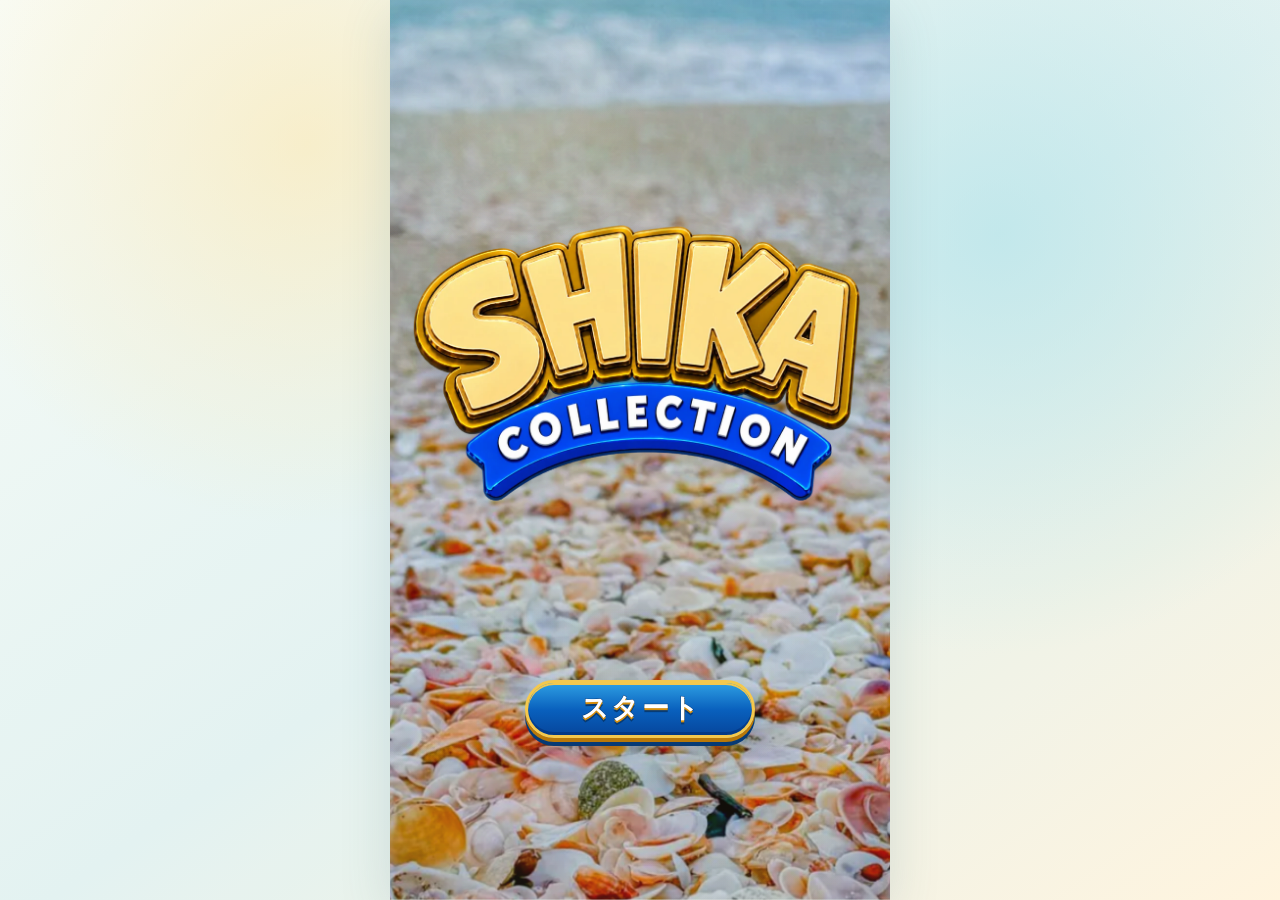
<file: index.html>
<!doctype html>
<html lang="ja">
<head>
<meta charset="utf-8">
<meta name="viewport" content="width=device-width, initial-scale=1, viewport-fit=cover, maximum-scale=1">
<meta name="theme-color" content="#ffffff">
<meta name="color-scheme" content="light">
<meta name="robots" content="noindex">
<title>SHIKA COLLECTION</title>
<meta name="description" content="志賀町の特産品・観光スポット・文化をカードで集めるガチャアプリ">
<link rel="manifest" href="./manifest.webmanifest">
<link rel="icon" href="./assets/pwa/icon-192.png">
<link rel="apple-touch-icon" href="./assets/pwa/icon-192.png">
<meta name="mobile-web-app-capable" content="yes">
<meta name="apple-mobile-web-app-capable" content="yes">
<meta name="apple-mobile-web-app-title" content="しかコレ">
<meta name="apple-mobile-web-app-status-bar-style" content="default">
<link rel="stylesheet" href="./css/app.css">
<link rel="stylesheet" href="./css/animations.css">
<link rel="stylesheet" href="./css/card-art.css">
<link rel="stylesheet" href="./css/card-3d.css">
<!-- 起動演出。既存のカードCSSより後に読む -->
<link rel="stylesheet" href="./css/opening.css">
</head>
<body>

<!-- 起動演出（js/opening.js）。中身は opening.js が組み立てる -->
<div id="boot" class="boot opening opening--loading">
  <div class="opening__viewport" id="bootStage"></div>
  <button class="opening__sound" id="bootSound" type="button" aria-pressed="false" aria-label="起動音をつける" hidden>
    <svg viewBox="0 0 24 24" aria-hidden="true">
      <path d="M5 10v4h3l4 3V7l-4 3H5Z" fill="none" stroke="currentColor" stroke-width="1.6" stroke-linejoin="round"/>
      <path d="M15 9.2a4 4 0 0 1 0 5.6M17.6 6.8a7.3 7.3 0 0 1 0 10.4" fill="none" stroke="currentColor" stroke-width="1.6" stroke-linecap="round"/>
    </svg>
    <span>音なし</span>
  </button>
  <button class="opening__skip" id="bootSkip" type="button" hidden>スキップ</button>
</div>

<noscript><p class="notice">このアプリはJavaScriptが必要です。</p></noscript>

<div id="unsupported" class="fullnote" hidden>
  <h1>ご利用のブラウザでは動作しません</h1>
  <p id="unsupportedReason"></p>
  <p>Android は Chrome、iPhone は Safari、PC は Chrome / Edge の最新版でお試しください。</p>
</div>

<div id="filenote" class="fullnote" hidden>
  <h1>ローカルファイルからは動きません</h1>
  <p>このアプリはカードデータを <code>data/cards.json</code> から読み込むため、
  ファイルを直接開く（file://）方法では動作しません。</p>
  <p>GitHub Pages に置くか、フォルダ内で簡易サーバーを起動してください。</p>
  <pre>python -m http.server 8000</pre>
  <p>起動後 <code>http://localhost:8000/</code> を開いてください。</p>
</div>

<div id="app" class="app" hidden>
  <header class="appbar">
    <button class="appbar__back" id="btnBack" type="button" hidden aria-label="戻る">
      <svg viewBox="0 0 24 24" aria-hidden="true"><path d="M15 4 7 12l8 8" fill="none" stroke="currentColor" stroke-width="2" stroke-linecap="round" stroke-linejoin="round"/></svg>
    </button>
    <h1 class="appbar__title" id="appTitle">SHIKA COLLECTION</h1>
    <div class="appbar__stats">
      <span class="stat stat--coin" id="statCoins" title="SHIKA COIN" aria-label="SHIKA COIN">
        <img class="coinico" src="./assets/icons/coin-sm.png" alt="" decoding="async">
        <b>0</b>
      </span>
      <a class="appbar__gear" href="#/more" id="btnMore" aria-label="設定とその他">
        <svg viewBox="0 0 24 24" aria-hidden="true"><path d="M10.15 2.48 L13.85 2.48 L13.96 5.18 L15.44 5.79 L17.42 3.96 L20.04 6.58 L18.21 8.56 L18.82 10.04 L21.52 10.15 L21.52 13.85 L18.82 13.96 L18.21 15.44 L20.04 17.42 L17.42 20.04 L15.44 18.21 L13.96 18.82 L13.85 21.52 L10.15 21.52 L10.04 18.82 L8.56 18.21 L6.58 20.04 L3.96 17.42 L5.79 15.44 L5.18 13.96 L2.48 13.85 L2.48 10.15 L5.18 10.04 L5.79 8.56 L3.96 6.58 L6.58 3.96 L8.56 5.79 L10.04 5.18 Z" fill="#7c756a" stroke="#2b2722" stroke-width="1.5" stroke-linejoin="round" paint-order="stroke"/><circle cx="12" cy="12" r="3.3" fill="#fdf5e3" stroke="#2b2722" stroke-width="1.5" stroke-linejoin="round" paint-order="stroke"/></svg>
      </a>
  </header>

  <div id="offlineBar" class="offlinebar" hidden>オフラインです。読み込み済みの範囲で遊べます。</div>
  <a id="adminBar" class="adminbar" href="#/admin" hidden>管理モード中（コイン不要でガチャが引けます）・カード点検へ</a>

  <main id="view" class="view" tabindex="-1"></main>

  <nav class="tabbar" id="tabbar">
    <a class="tab" href="#/map" data-tab="map" aria-label="まち巡り">
      <svg viewBox="0 0 80 46" aria-hidden="true"><g transform="translate(28 0)"><path d="M12 21.4S19 14.3 19 9.9A7 7 0 0 0 5 9.9c0 4.4 7 11.5 7 11.5z" fill="#2f6f8f" stroke="#2b2722" stroke-width="1.5" stroke-linejoin="round" stroke-linecap="round" paint-order="stroke"/><circle cx="12" cy="9.8" r="2.7" fill="#fff8ec" stroke="#2b2722" stroke-width="1.5" stroke-linejoin="round" stroke-linecap="round" paint-order="stroke"/></g><g class="tabw" transform="translate(22.05 29)"><g class="tabw__s" transform="translate(0 1.4)"><path d="M1.2 13 V1 L5.8 8.2 L10.4 1 V13" transform="translate(0.0 0)"/><path d="M1 13 L5.2 1 L9.4 13 M2.6 9.2 H7.8" transform="translate(13.2 0)"/><path d="M1.4 13 V1 H5.6 A3.1 3.1 0 0 1 5.6 7.2 H1.4" transform="translate(24.7 0)"/></g><g class="tabw__o"><path d="M1.2 13 V1 L5.8 8.2 L10.4 1 V13" transform="translate(0.0 0)"/><path d="M1 13 L5.2 1 L9.4 13 M2.6 9.2 H7.8" transform="translate(13.2 0)"/><path d="M1.4 13 V1 H5.6 A3.1 3.1 0 0 1 5.6 7.2 H1.4" transform="translate(24.7 0)"/></g><g class="tabw__i"><path d="M1.2 13 V1 L5.8 8.2 L10.4 1 V13" transform="translate(0.0 0)"/><path d="M1 13 L5.2 1 L9.4 13 M2.6 9.2 H7.8" transform="translate(13.2 0)"/><path d="M1.4 13 V1 H5.6 A3.1 3.1 0 0 1 5.6 7.2 H1.4" transform="translate(24.7 0)"/></g></g></svg><span>まち巡り</span>
    </a>
    <a class="tab" href="#/collection" data-tab="collection" aria-label="カード">
      <svg viewBox="0 0 80 46" aria-hidden="true"><g transform="translate(28 0)"><g transform="rotate(-11 9.6 12.6)"><path d="M5.2 6.4h8.6v12.5H5.2z" fill="#e7e2d9" stroke="#2b2722" stroke-width="1.5" stroke-linejoin="round" stroke-linecap="round" paint-order="stroke"/></g><path d="M10.1 4.9h9.1v14.3h-9.1z" fill="#fff8ec" stroke="#2b2722" stroke-width="1.5" stroke-linejoin="round" stroke-linecap="round" paint-order="stroke"/><path d="M11.6 6.4h6.1v4.8h-6.1z" fill="#c2603f" stroke="#2b2722" stroke-width="1.5" stroke-linejoin="round" stroke-linecap="round" paint-order="stroke"/><path d="M11.7 13.4h5.9M11.7 15.9h3.8" fill="none" stroke="#2b2722" stroke-width="1.4" stroke-linecap="round"/></g><g class="tabw" transform="translate(11.25 29)"><g class="tabw__s" transform="translate(0 1.4)"><path d="M8.8 3.5 C7.8 1.9 6.5 1 5 1 2.7 1 1 3.6 1 7 s1.7 6 4 6 c1.5 0 2.8-.9 3.8-2.5" transform="translate(0.0 0)"/><path d="M1 13 L5.2 1 L9.4 13 M2.6 9.2 H7.8" transform="translate(11.5 0)"/><path d="M1.4 13 V1 H5.6 A3.1 3.1 0 0 1 5.6 7.2 H1.4 M5.4 7.2 L9.2 13" transform="translate(23.0 0)"/><path d="M1.4 1 V13 H5 C7.8 13 9.4 10.6 9.4 7 S7.8 1 5 1 Z" transform="translate(34.8 0)"/><path d="M8.8 2.7 C7.8 1.5 6.5 1 5 1 2.8 1 1.3 2.2 1.3 3.9 1.3 7.4 9 6.2 9 9.9 9 11.7 7.4 13 5.2 13 3.6 13 2.3 12.4 1.2 11.2" transform="translate(46.3 0)"/></g><g class="tabw__o"><path d="M8.8 3.5 C7.8 1.9 6.5 1 5 1 2.7 1 1 3.6 1 7 s1.7 6 4 6 c1.5 0 2.8-.9 3.8-2.5" transform="translate(0.0 0)"/><path d="M1 13 L5.2 1 L9.4 13 M2.6 9.2 H7.8" transform="translate(11.5 0)"/><path d="M1.4 13 V1 H5.6 A3.1 3.1 0 0 1 5.6 7.2 H1.4 M5.4 7.2 L9.2 13" transform="translate(23.0 0)"/><path d="M1.4 1 V13 H5 C7.8 13 9.4 10.6 9.4 7 S7.8 1 5 1 Z" transform="translate(34.8 0)"/><path d="M8.8 2.7 C7.8 1.5 6.5 1 5 1 2.8 1 1.3 2.2 1.3 3.9 1.3 7.4 9 6.2 9 9.9 9 11.7 7.4 13 5.2 13 3.6 13 2.3 12.4 1.2 11.2" transform="translate(46.3 0)"/></g><g class="tabw__i"><path d="M8.8 3.5 C7.8 1.9 6.5 1 5 1 2.7 1 1 3.6 1 7 s1.7 6 4 6 c1.5 0 2.8-.9 3.8-2.5" transform="translate(0.0 0)"/><path d="M1 13 L5.2 1 L9.4 13 M2.6 9.2 H7.8" transform="translate(11.5 0)"/><path d="M1.4 13 V1 H5.6 A3.1 3.1 0 0 1 5.6 7.2 H1.4 M5.4 7.2 L9.2 13" transform="translate(23.0 0)"/><path d="M1.4 1 V13 H5 C7.8 13 9.4 10.6 9.4 7 S7.8 1 5 1 Z" transform="translate(34.8 0)"/><path d="M8.8 2.7 C7.8 1.5 6.5 1 5 1 2.8 1 1.3 2.2 1.3 3.9 1.3 7.4 9 6.2 9 9.9 9 11.7 7.4 13 5.2 13 3.6 13 2.3 12.4 1.2 11.2" transform="translate(46.3 0)"/></g></g></svg><span>カード</span>
    </a>
    <a class="tab" href="#/home" data-tab="home" aria-label="ホーム">
      <svg viewBox="0 0 80 46" aria-hidden="true"><g transform="translate(28 0)"><path d="M12 3.2 2.6 11.2h2.2v8.6h14.4v-8.6h2.2z" fill="#c2603f" stroke="#2b2722" stroke-width="1.5" stroke-linejoin="round" stroke-linecap="round" paint-order="stroke"/><path d="M5.6 11.4h12.8v8.4H5.6z" fill="#fff8ec" stroke="#2b2722" stroke-width="1.5" stroke-linejoin="round" stroke-linecap="round" paint-order="stroke"/><path d="M9.9 14.1h4.2v5.7H9.9z" fill="#1f6f5c" stroke="#2b2722" stroke-width="1.5" stroke-linejoin="round" stroke-linecap="round" paint-order="stroke"/></g><g class="tabw" transform="translate(16.35 29)"><g class="tabw__s" transform="translate(0 1.4)"><path d="M1.4 1 V13 M9 1 V13 M1.4 7 H9" transform="translate(0.0 0)"/><path d="M5.2 1 C7.7 1 9.4 3.6 9.4 7 S7.7 13 5.2 13 1 10.4 1 7 2.7 1 5.2 1 Z" transform="translate(11.5 0)"/><path d="M1.2 13 V1 L5.8 8.2 L10.4 1 V13" transform="translate(23.5 0)"/><path d="M8.6 1 H1.4 V13 H8.6 M1.4 7 H7" transform="translate(36.7 0)"/></g><g class="tabw__o"><path d="M1.4 1 V13 M9 1 V13 M1.4 7 H9" transform="translate(0.0 0)"/><path d="M5.2 1 C7.7 1 9.4 3.6 9.4 7 S7.7 13 5.2 13 1 10.4 1 7 2.7 1 5.2 1 Z" transform="translate(11.5 0)"/><path d="M1.2 13 V1 L5.8 8.2 L10.4 1 V13" transform="translate(23.5 0)"/><path d="M8.6 1 H1.4 V13 H8.6 M1.4 7 H7" transform="translate(36.7 0)"/></g><g class="tabw__i"><path d="M1.4 1 V13 M9 1 V13 M1.4 7 H9" transform="translate(0.0 0)"/><path d="M5.2 1 C7.7 1 9.4 3.6 9.4 7 S7.7 13 5.2 13 1 10.4 1 7 2.7 1 5.2 1 Z" transform="translate(11.5 0)"/><path d="M1.2 13 V1 L5.8 8.2 L10.4 1 V13" transform="translate(23.5 0)"/><path d="M8.6 1 H1.4 V13 H8.6 M1.4 7 H7" transform="translate(36.7 0)"/></g></g></svg><span>ホーム</span>
    </a>
    <a class="tab" href="#/missions" data-tab="missions" aria-label="ミッション">
      <svg viewBox="0 0 80 46" aria-hidden="true"><g transform="translate(28 0)"><path d="m12 3.1 2.65 5.4 5.95.87-4.3 4.2 1.01 5.93L12 16.7l-5.31 2.8 1.01-5.93-4.3-4.2 5.95-.87z" fill="#e0a93a" stroke="#2b2722" stroke-width="1.5" stroke-linejoin="round" stroke-linecap="round" paint-order="stroke"/><path d="m9.9 11.9 1.6 1.7 3.1-3.4" fill="none" stroke="#fff8ec" stroke-width="1.7" stroke-linecap="round" stroke-linejoin="round"/></g><g class="tabw" transform="translate(2.9 29)"><g class="tabw__s" transform="translate(0 1.4)"><path d="M1.2 13 V1 L5.8 8.2 L10.4 1 V13" transform="translate(0.0 0)"/><path d="M1.4 1 H5.8 M3.6 1 V13 M1.4 13 H5.8" transform="translate(13.2 0)"/><path d="M8.8 2.7 C7.8 1.5 6.5 1 5 1 2.8 1 1.3 2.2 1.3 3.9 1.3 7.4 9 6.2 9 9.9 9 11.7 7.4 13 5.2 13 3.6 13 2.3 12.4 1.2 11.2" transform="translate(20.6 0)"/><path d="M8.8 2.7 C7.8 1.5 6.5 1 5 1 2.8 1 1.3 2.2 1.3 3.9 1.3 7.4 9 6.2 9 9.9 9 11.7 7.4 13 5.2 13 3.6 13 2.3 12.4 1.2 11.2" transform="translate(31.8 0)"/><path d="M1.4 1 H5.8 M3.6 1 V13 M1.4 13 H5.8" transform="translate(43.0 0)"/><path d="M5.2 1 C7.7 1 9.4 3.6 9.4 7 S7.7 13 5.2 13 1 10.4 1 7 2.7 1 5.2 1 Z" transform="translate(50.4 0)"/><path d="M1.4 13 V1 L9 13 V1" transform="translate(62.4 0)"/></g><g class="tabw__o"><path d="M1.2 13 V1 L5.8 8.2 L10.4 1 V13" transform="translate(0.0 0)"/><path d="M1.4 1 H5.8 M3.6 1 V13 M1.4 13 H5.8" transform="translate(13.2 0)"/><path d="M8.8 2.7 C7.8 1.5 6.5 1 5 1 2.8 1 1.3 2.2 1.3 3.9 1.3 7.4 9 6.2 9 9.9 9 11.7 7.4 13 5.2 13 3.6 13 2.3 12.4 1.2 11.2" transform="translate(20.6 0)"/><path d="M8.8 2.7 C7.8 1.5 6.5 1 5 1 2.8 1 1.3 2.2 1.3 3.9 1.3 7.4 9 6.2 9 9.9 9 11.7 7.4 13 5.2 13 3.6 13 2.3 12.4 1.2 11.2" transform="translate(31.8 0)"/><path d="M1.4 1 H5.8 M3.6 1 V13 M1.4 13 H5.8" transform="translate(43.0 0)"/><path d="M5.2 1 C7.7 1 9.4 3.6 9.4 7 S7.7 13 5.2 13 1 10.4 1 7 2.7 1 5.2 1 Z" transform="translate(50.4 0)"/><path d="M1.4 13 V1 L9 13 V1" transform="translate(62.4 0)"/></g><g class="tabw__i"><path d="M1.2 13 V1 L5.8 8.2 L10.4 1 V13" transform="translate(0.0 0)"/><path d="M1.4 1 H5.8 M3.6 1 V13 M1.4 13 H5.8" transform="translate(13.2 0)"/><path d="M8.8 2.7 C7.8 1.5 6.5 1 5 1 2.8 1 1.3 2.2 1.3 3.9 1.3 7.4 9 6.2 9 9.9 9 11.7 7.4 13 5.2 13 3.6 13 2.3 12.4 1.2 11.2" transform="translate(20.6 0)"/><path d="M8.8 2.7 C7.8 1.5 6.5 1 5 1 2.8 1 1.3 2.2 1.3 3.9 1.3 7.4 9 6.2 9 9.9 9 11.7 7.4 13 5.2 13 3.6 13 2.3 12.4 1.2 11.2" transform="translate(31.8 0)"/><path d="M1.4 1 H5.8 M3.6 1 V13 M1.4 13 H5.8" transform="translate(43.0 0)"/><path d="M5.2 1 C7.7 1 9.4 3.6 9.4 7 S7.7 13 5.2 13 1 10.4 1 7 2.7 1 5.2 1 Z" transform="translate(50.4 0)"/><path d="M1.4 13 V1 L9 13 V1" transform="translate(62.4 0)"/></g></g></svg><span>ミッション</span><b class="tab__badge" id="missionBadge" hidden>0</b>
    </a>
    <a class="tab" href="#/gacha" data-tab="gacha" aria-label="ガチャ">
      <svg viewBox="0 0 80 46" aria-hidden="true"><g transform="translate(28 0)"><path d="M4.9 12.2a7.1 7.1 0 0 1 14.2 0z" fill="#9fd4e6" stroke="#2b2722" stroke-width="1.5" stroke-linejoin="round" stroke-linecap="round" paint-order="stroke"/><circle cx="9.4" cy="9.3" r="1.35" fill="#e0a93a" stroke="#2b2722" stroke-width="1.5" stroke-linejoin="round" stroke-linecap="round" paint-order="stroke"/><circle cx="14.1" cy="10.1" r="1.35" fill="#7a5aa8" stroke="#2b2722" stroke-width="1.5" stroke-linejoin="round" stroke-linecap="round" paint-order="stroke"/><path d="M4.3 12.2h15.4v7.6H4.3z" fill="#c2603f" stroke="#2b2722" stroke-width="1.5" stroke-linejoin="round" stroke-linecap="round" paint-order="stroke"/><circle cx="12" cy="14.9" r="1.45" fill="#fff8ec" stroke="#2b2722" stroke-width="1.5" stroke-linejoin="round" stroke-linecap="round" paint-order="stroke"/><path d="M9.2 17.3h5.6v2.5H9.2z" fill="#3a342c" stroke="#2b2722" stroke-width="1.5" stroke-linejoin="round" stroke-linecap="round" paint-order="stroke"/></g><g class="tabw" transform="translate(11.0 29)"><g class="tabw__s" transform="translate(0 1.4)"><path d="M8.8 3.5 C7.8 1.9 6.5 1 5 1 2.7 1 1 3.6 1 7 s1.7 6 4 6 c2.3 0 4-1.6 4-3.7 V8.3 H5.8" transform="translate(0.0 0)"/><path d="M1 13 L5.2 1 L9.4 13 M2.6 9.2 H7.8" transform="translate(12.0 0)"/><path d="M8.8 3.5 C7.8 1.9 6.5 1 5 1 2.7 1 1 3.6 1 7 s1.7 6 4 6 c1.5 0 2.8-.9 3.8-2.5" transform="translate(23.5 0)"/><path d="M1.4 1 V13 M9 1 V13 M1.4 7 H9" transform="translate(35.0 0)"/><path d="M1 13 L5.2 1 L9.4 13 M2.6 9.2 H7.8" transform="translate(46.5 0)"/></g><g class="tabw__o"><path d="M8.8 3.5 C7.8 1.9 6.5 1 5 1 2.7 1 1 3.6 1 7 s1.7 6 4 6 c2.3 0 4-1.6 4-3.7 V8.3 H5.8" transform="translate(0.0 0)"/><path d="M1 13 L5.2 1 L9.4 13 M2.6 9.2 H7.8" transform="translate(12.0 0)"/><path d="M8.8 3.5 C7.8 1.9 6.5 1 5 1 2.7 1 1 3.6 1 7 s1.7 6 4 6 c1.5 0 2.8-.9 3.8-2.5" transform="translate(23.5 0)"/><path d="M1.4 1 V13 M9 1 V13 M1.4 7 H9" transform="translate(35.0 0)"/><path d="M1 13 L5.2 1 L9.4 13 M2.6 9.2 H7.8" transform="translate(46.5 0)"/></g><g class="tabw__i"><path d="M8.8 3.5 C7.8 1.9 6.5 1 5 1 2.7 1 1 3.6 1 7 s1.7 6 4 6 c2.3 0 4-1.6 4-3.7 V8.3 H5.8" transform="translate(0.0 0)"/><path d="M1 13 L5.2 1 L9.4 13 M2.6 9.2 H7.8" transform="translate(12.0 0)"/><path d="M8.8 3.5 C7.8 1.9 6.5 1 5 1 2.7 1 1 3.6 1 7 s1.7 6 4 6 c1.5 0 2.8-.9 3.8-2.5" transform="translate(23.5 0)"/><path d="M1.4 1 V13 M9 1 V13 M1.4 7 H9" transform="translate(35.0 0)"/><path d="M1 13 L5.2 1 L9.4 13 M2.6 9.2 H7.8" transform="translate(46.5 0)"/></g></g></svg><span>ガチャ</span>
    </a>
  </nav>
</div>

<div id="overlay" class="overlay" hidden></div>
<div id="toast" class="toast" role="status" aria-live="polite" hidden></div>

<script src="./js/app.js" type="module"></script>
</body>
</html>
</file>
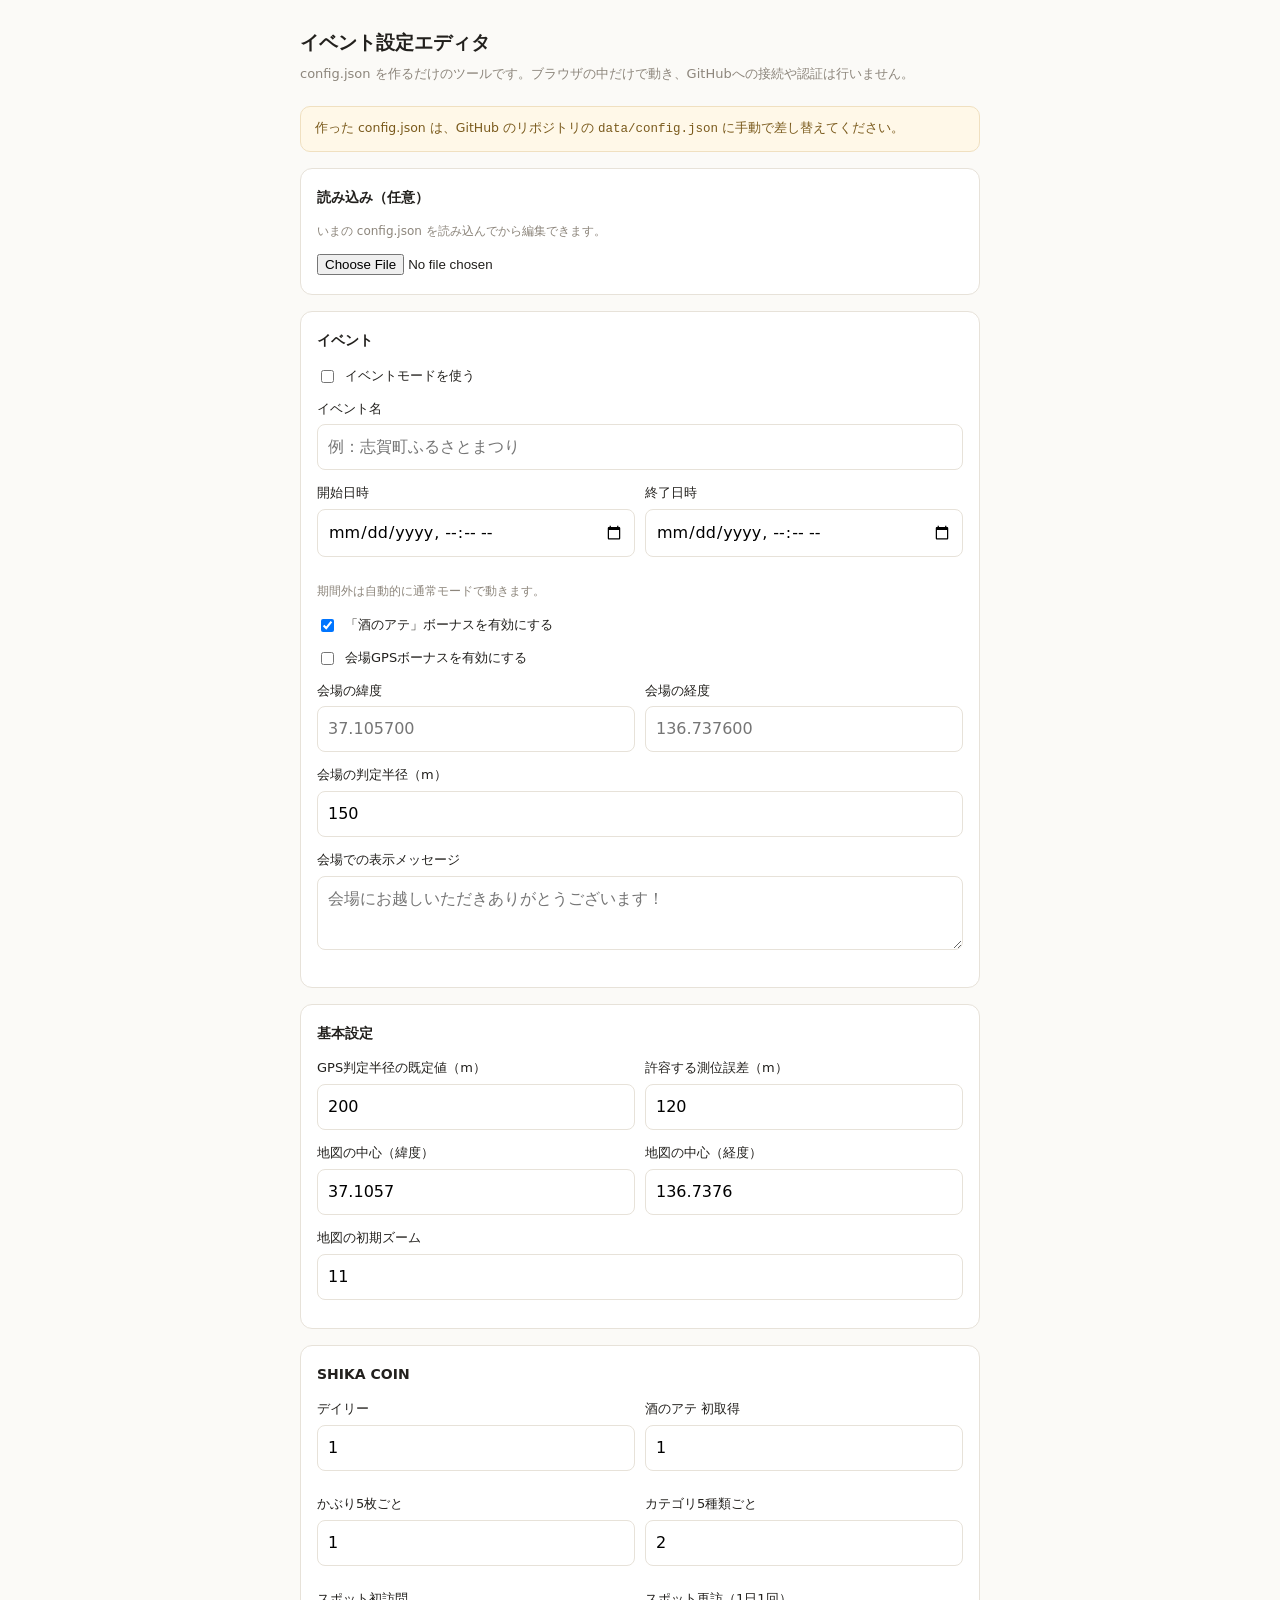
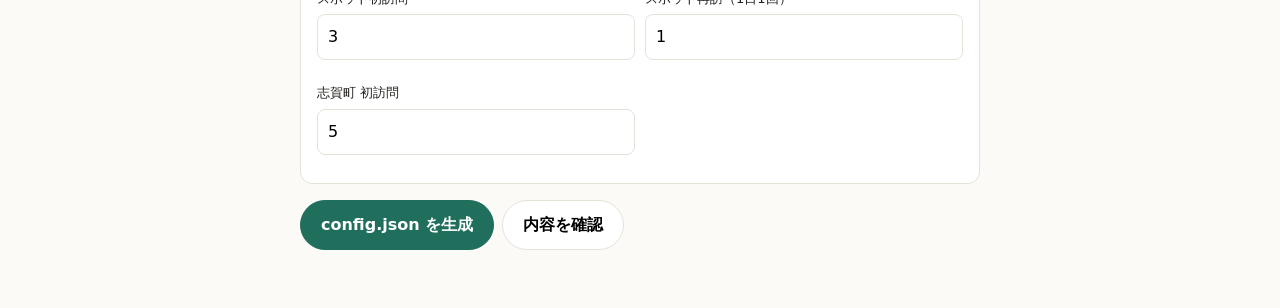
<file: tools/event-config-editor.html>
<!doctype html>
<html lang="ja">
<head>
<meta charset="utf-8">
<meta name="viewport" content="width=device-width, initial-scale=1">
<title>イベント設定エディタ（config.json）</title>
<style>
  :root{ --ink:#22201d; --ink3:#8d867c; --line:#e7e2d9; --accent:#1f6f5c }
  *{box-sizing:border-box}
  body{
    margin:0;padding:26px 18px 60px;background:#fbfaf7;color:var(--ink);line-height:1.75;
    font-family:-apple-system,BlinkMacSystemFont,"Hiragino Sans","Yu Gothic UI","Meiryo",system-ui,sans-serif;
  }
  .wrap{max-width:680px;margin:0 auto}
  h1{font-size:19px;margin:0 0 4px}
  .lead{color:var(--ink3);font-size:13px;margin:0 0 20px}
  .panel{background:#fff;border:1px solid var(--line);border-radius:12px;padding:16px;margin-bottom:16px}
  .panel h2{font-size:14px;margin:0 0 12px}
  .row{margin-bottom:12px}
  label{font-size:13px;display:block;margin-bottom:4px}
  input[type=text],input[type=number],input[type=datetime-local],textarea{
    font:inherit;padding:8px 10px;border:1px solid var(--line);border-radius:8px;background:#fff;width:100%;
  }
  textarea{min-height:70px;resize:vertical}
  .check{display:flex;align-items:center;gap:8px;font-size:13.5px;margin-bottom:10px}
  .cols{display:grid;grid-template-columns:1fr 1fr;gap:10px}
  .btn{
    display:inline-flex;align-items:center;gap:6px;border:1px solid var(--line);background:#fff;
    border-radius:999px;padding:10px 20px;font:inherit;font-weight:600;cursor:pointer;
  }
  .btn--primary{background:var(--accent);border-color:var(--accent);color:#fff}
  pre{background:#f3efe8;padding:12px;border-radius:8px;font-size:11.5px;overflow:auto}
  .note{font-size:12px;color:var(--ink3)}
  .warn{background:#fff8e8;border:1px solid #f0e0c0;border-radius:10px;padding:10px 14px;font-size:12.5px;color:#7a5a1c;margin-bottom:16px}
</style>
</head>
<body>
<div class="wrap">
  <h1>イベント設定エディタ</h1>
  <p class="lead">config.json を作るだけのツールです。ブラウザの中だけで動き、GitHubへの接続や認証は行いません。</p>

  <div class="warn">
    作った config.json は、GitHub のリポジトリの <code>data/config.json</code> に手動で差し替えてください。
  </div>

  <div class="panel">
    <h2>読み込み（任意）</h2>
    <p class="note" style="margin:0 0 8px">いまの config.json を読み込んでから編集できます。</p>
    <input type="file" id="load" accept="application/json,.json">
  </div>

  <div class="panel">
    <h2>イベント</h2>
    <div class="check"><input type="checkbox" id="enabled"><label for="enabled" style="margin:0">イベントモードを使う</label></div>
    <div class="row"><label for="name">イベント名</label><input type="text" id="name" placeholder="例：志賀町ふるさとまつり"></div>
    <div class="cols">
      <div class="row"><label for="startAt">開始日時</label><input type="datetime-local" id="startAt"></div>
      <div class="row"><label for="endAt">終了日時</label><input type="datetime-local" id="endAt"></div>
    </div>
    <p class="note">期間外は自動的に通常モードで動きます。</p>
    <div class="check"><input type="checkbox" id="sakeSnackBonus" checked><label for="sakeSnackBonus" style="margin:0">「酒のアテ」ボーナスを有効にする</label></div>
    <div class="check"><input type="checkbox" id="venueBonus"><label for="venueBonus" style="margin:0">会場GPSボーナスを有効にする</label></div>
    <div class="cols">
      <div class="row"><label for="lat">会場の緯度</label><input type="number" id="lat" step="0.000001" placeholder="37.105700"></div>
      <div class="row"><label for="lng">会場の経度</label><input type="number" id="lng" step="0.000001" placeholder="136.737600"></div>
    </div>
    <div class="row"><label for="radius">会場の判定半径（m）</label><input type="number" id="radius" value="150" min="50" max="1000"></div>
    <div class="row"><label for="message">会場での表示メッセージ</label><textarea id="message" placeholder="会場にお越しいただきありがとうございます！"></textarea></div>
  </div>

  <div class="panel">
    <h2>基本設定</h2>
    <div class="cols">
      <div class="row"><label for="defaultRadius">GPS判定半径の既定値（m）</label><input type="number" id="defaultRadius" value="200"></div>
      <div class="row"><label for="gpsAccuracyLimit">許容する測位誤差（m）</label><input type="number" id="gpsAccuracyLimit" value="120"></div>
    </div>
    <div class="cols">
      <div class="row"><label for="mapLat">地図の中心（緯度）</label><input type="number" id="mapLat" step="0.0001" value="37.1057"></div>
      <div class="row"><label for="mapLng">地図の中心（経度）</label><input type="number" id="mapLng" step="0.0001" value="136.7376"></div>
    </div>
    <div class="row"><label for="mapZoom">地図の初期ズーム</label><input type="number" id="mapZoom" value="11" min="8" max="17"></div>
  </div>

  <div class="panel">
    <h2>SHIKA COIN</h2>
    <div class="cols">
      <div class="row"><label for="c_daily">デイリー</label><input type="number" id="c_daily" value="1"></div>
      <div class="row"><label for="c_sake">酒のアテ 初取得</label><input type="number" id="c_sake" value="1"></div>
      <div class="row"><label for="c_dup">かぶり5枚ごと</label><input type="number" id="c_dup" value="1"></div>
      <div class="row"><label for="c_cat">カテゴリ5種類ごと</label><input type="number" id="c_cat" value="2"></div>
      <div class="row"><label for="c_first">スポット初訪問</label><input type="number" id="c_first" value="3"></div>
      <div class="row"><label for="c_re">スポット再訪（1日1回）</label><input type="number" id="c_re" value="1"></div>
      <div class="row"><label for="c_town">志賀町 初訪問</label><input type="number" id="c_town" value="5"></div>
    </div>
  </div>

  <div style="display:flex;gap:8px;flex-wrap:wrap">
    <button class="btn btn--primary" id="save">config.json を生成</button>
    <button class="btn" id="show">内容を確認</button>
  </div>
  <pre id="out" hidden></pre>
</div>

<script>
const $ = (id) => document.getElementById(id);

function toISO(v) {
  if (!v) return '';
  const d = new Date(v);
  return isNaN(d) ? '' : d.toISOString();
}
function fromISO(v) {
  if (!v) return '';
  const d = new Date(v);
  if (isNaN(d)) return '';
  const p = (n) => String(n).padStart(2, '0');
  return `${d.getFullYear()}-${p(d.getMonth()+1)}-${p(d.getDate())}T${p(d.getHours())}:${p(d.getMinutes())}`;
}
function num(id, fallback) {
  const v = Number($(id).value);
  return isFinite(v) && $(id).value !== '' ? v : fallback;
}

function build() {
  const evOn = $('enabled').checked;
  return {
    townName: '志賀町',
    gpsAccuracyLimit: num('gpsAccuracyLimit', 120),
    defaultRadius: num('defaultRadius', 200),
    mapCenter: { lat: num('mapLat', 37.1057), lng: num('mapLng', 136.7376) },
    mapZoom: num('mapZoom', 11),
    coin: {
      daily: num('c_daily', 1),
      sakeSnack: num('c_sake', 1),
      duplicatePer5: num('c_dup', 1),
      categoryPer5: num('c_cat', 2),
      spotFirst: num('c_first', 3),
      spotRevisit: num('c_re', 1),
      townFirst: num('c_town', 5),
    },
    event: {
      enabled: evOn,
      name: $('name').value.trim(),
      startAt: toISO($('startAt').value),
      endAt: toISO($('endAt').value),
      sakeSnackBonus: $('sakeSnackBonus').checked,
      venueBonus: $('venueBonus').checked,
      lat: $('lat').value === '' ? null : Number($('lat').value),
      lng: $('lng').value === '' ? null : Number($('lng').value),
      radius: num('radius', 150),
      message: $('message').value.trim(),
    },
  };
}

$('save').addEventListener('click', () => {
  const cfg = build();
  if (cfg.event.enabled && cfg.event.venueBonus && (cfg.event.lat === null || cfg.event.lng === null)) {
    alert('会場GPSボーナスを使うには、会場の緯度・経度が必要です。');
    return;
  }
  if (cfg.event.enabled && cfg.event.startAt && cfg.event.endAt && cfg.event.startAt > cfg.event.endAt) {
    alert('終了日時が開始日時より前になっています。');
    return;
  }
  const blob = new Blob([JSON.stringify(cfg, null, 2)], { type: 'application/json' });
  const a = document.createElement('a');
  a.href = URL.createObjectURL(blob);
  a.download = 'config.json';
  a.click();
  setTimeout(() => URL.revokeObjectURL(a.href), 3000);
});

$('show').addEventListener('click', () => {
  const out = $('out');
  out.hidden = !out.hidden;
  if (!out.hidden) out.textContent = JSON.stringify(build(), null, 2);
});

$('load').addEventListener('change', async () => {
  const f = $('load').files[0];
  if (!f) return;
  try {
    const c = JSON.parse(await f.text());
    const ev = c.event || {};
    $('enabled').checked = !!ev.enabled;
    $('name').value = ev.name || '';
    $('startAt').value = fromISO(ev.startAt);
    $('endAt').value = fromISO(ev.endAt);
    $('sakeSnackBonus').checked = ev.sakeSnackBonus !== false;
    $('venueBonus').checked = !!ev.venueBonus;
    $('lat').value = ev.lat ?? '';
    $('lng').value = ev.lng ?? '';
    $('radius').value = ev.radius ?? 150;
    $('message').value = ev.message || '';
    $('defaultRadius').value = c.defaultRadius ?? 200;
    $('gpsAccuracyLimit').value = c.gpsAccuracyLimit ?? 120;
    $('mapLat').value = (c.mapCenter && c.mapCenter.lat) ?? 37.1057;
    $('mapLng').value = (c.mapCenter && c.mapCenter.lng) ?? 136.7376;
    $('mapZoom').value = c.mapZoom ?? 11;
    const co = c.coin || {};
    $('c_daily').value = co.daily ?? 1;
    $('c_sake').value = co.sakeSnack ?? 1;
    $('c_dup').value = co.duplicatePer5 ?? 1;
    $('c_cat').value = co.categoryPer5 ?? 2;
    $('c_first').value = co.spotFirst ?? 3;
    $('c_re').value = co.spotRevisit ?? 1;
    $('c_town').value = co.townFirst ?? 5;
  } catch (e) {
    alert('読み込めませんでした: ' + e.message);
  }
});
</script>
</body>
</html>
</file>
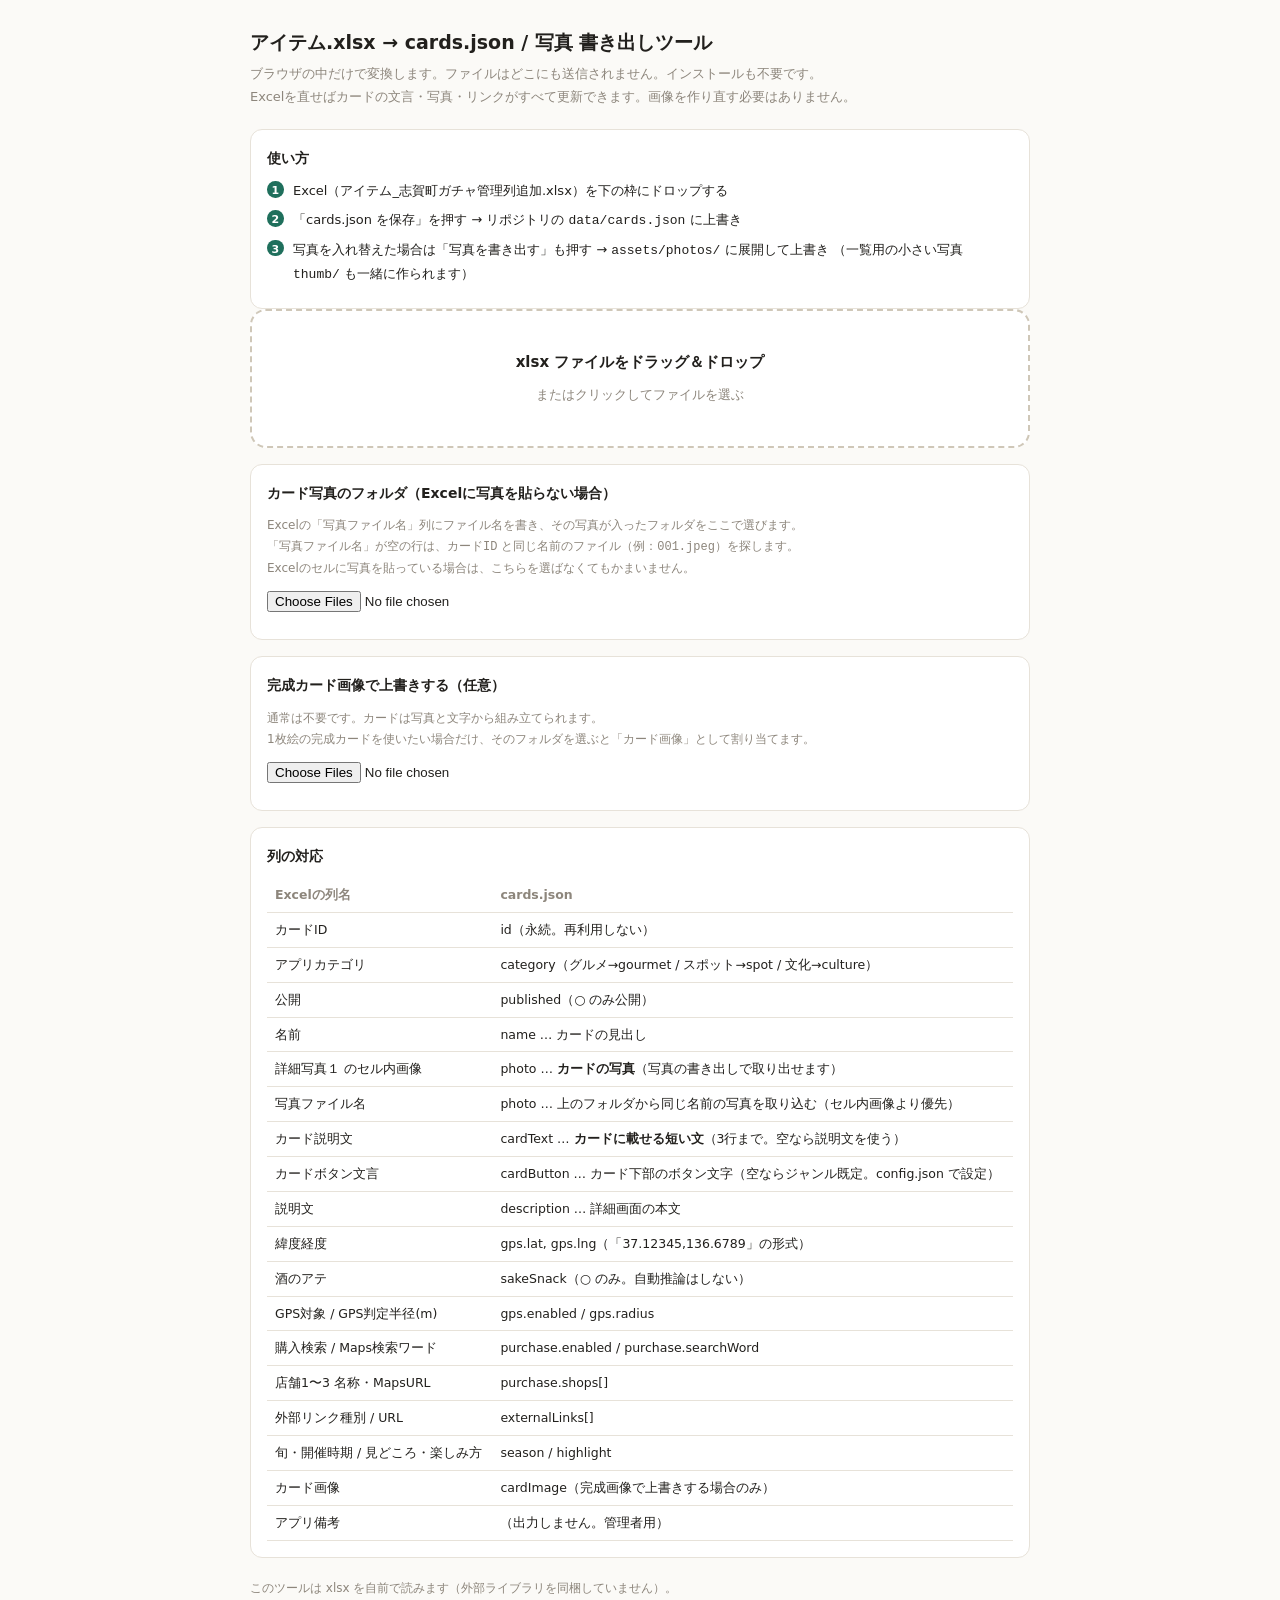
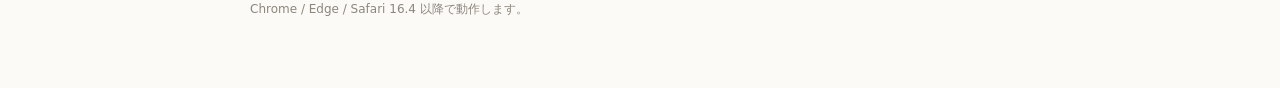
<file: tools/excel-to-json.html>
<!doctype html>
<html lang="ja">
<head>
<meta charset="utf-8">
<meta name="viewport" content="width=device-width, initial-scale=1">
<title>アイテム.xlsx → cards.json / 写真 書き出しツール</title>
<style>
  :root{ --ink:#22201d; --ink3:#8d867c; --line:#e7e2d9; --accent:#1f6f5c; --danger:#b3402f; --warn:#8a5a12 }
  *{box-sizing:border-box}
  body{
    margin:0;padding:26px 18px 60px;background:#fbfaf7;color:var(--ink);line-height:1.75;
    font-family:-apple-system,BlinkMacSystemFont,"Hiragino Sans","Yu Gothic UI","Meiryo",system-ui,sans-serif;
  }
  .wrap{max-width:780px;margin:0 auto}
  h1{font-size:19px;margin:0 0 4px}
  .lead{color:var(--ink3);font-size:13px;margin:0 0 20px}
  .drop{
    border:2px dashed #cfc7b8;border-radius:16px;padding:38px 20px;text-align:center;background:#fff;
    cursor:pointer;transition:border-color .15s ease,background .15s ease;
  }
  .drop.is-over{border-color:var(--accent);background:#f2f8f6}
  .drop b{display:block;font-size:15px;margin-bottom:4px}
  .drop span{font-size:12.5px;color:var(--ink3)}
  .panel{background:#fff;border:1px solid var(--line);border-radius:12px;padding:16px;margin-top:16px}
  .panel h2{font-size:14px;margin:0 0 10px}
  label{font-size:13px;display:block;margin-bottom:6px}
  select,input[type=text]{
    font:inherit;padding:8px 10px;border:1px solid var(--line);border-radius:8px;background:#fff;width:100%;
  }
  .btn{
    display:inline-flex;align-items:center;gap:6px;border:1px solid var(--line);background:#fff;
    border-radius:999px;padding:10px 20px;font:inherit;font-weight:600;cursor:pointer;
  }
  .btn--primary{background:var(--accent);border-color:var(--accent);color:#fff}
  .btn[disabled]{opacity:.45;pointer-events:none}
  table{border-collapse:collapse;width:100%;font-size:12.5px;margin-top:8px}
  th,td{border-bottom:1px solid var(--line);padding:6px 8px;text-align:left;vertical-align:top}
  th{color:var(--ink3);font-weight:600;white-space:nowrap}
  .stat{display:flex;gap:18px;flex-wrap:wrap;font-size:13px;margin-bottom:8px}
  .stat b{font-size:16px}
  ul.msgs{margin:0;padding-left:1.2em;font-size:12.5px}
  ul.msgs li{margin-bottom:3px}
  .err{color:var(--danger)}
  .warn{color:var(--warn)}
  .ok{color:var(--accent)}
  pre{background:#f3efe8;padding:10px;border-radius:8px;font-size:11.5px;overflow:auto;max-height:220px}
  .note{font-size:12px;color:var(--ink3)}
  .steps{counter-reset:s;padding-left:0;list-style:none;margin:0}
  .steps li{counter-increment:s;position:relative;padding-left:2em;margin-bottom:6px;font-size:13px}
  .steps li::before{
    content:counter(s);position:absolute;left:0;top:.1em;width:1.5em;height:1.5em;border-radius:50%;
    background:var(--accent);color:#fff;font-size:11px;display:grid;place-items:center;font-weight:700;
  }
</style>
</head>
<body>
<div class="wrap">
  <h1>アイテム.xlsx → cards.json / 写真 書き出しツール</h1>
  <p class="lead">
    ブラウザの中だけで変換します。ファイルはどこにも送信されません。インストールも不要です。<br>
    Excelを直せばカードの文言・写真・リンクがすべて更新できます。画像を作り直す必要はありません。
  </p>

  <div class="panel">
    <h2>使い方</h2>
    <ol class="steps">
      <li>Excel（アイテム_志賀町ガチャ管理列追加.xlsx）を下の枠にドロップする</li>
      <li>「cards.json を保存」を押す → リポジトリの <code>data/cards.json</code> に上書き</li>
      <li>写真を入れ替えた場合は「写真を書き出す」も押す → <code>assets/photos/</code> に展開して上書き
          （一覧用の小さい写真 <code>thumb/</code> も一緒に作られます）</li>
    </ol>
  </div>

  <div class="drop" id="drop">
    <b>xlsx ファイルをドラッグ＆ドロップ</b>
    <span>またはクリックしてファイルを選ぶ</span>
    <input type="file" id="file" accept=".xlsx" hidden>
  </div>

  <div class="panel" id="sheetPanel" hidden>
    <h2>シートを選ぶ</h2>
    <select id="sheet"></select>
    <p class="note" style="margin:8px 0 0">「カードID」の見出しがある行を自動で探します。</p>
  </div>

  <div class="panel" id="resultPanel" hidden>
    <h2>変換結果</h2>
    <div class="stat" id="stat"></div>
    <div id="messages"></div>
    <div style="margin-top:14px;display:flex;gap:8px;flex-wrap:wrap">
      <button class="btn btn--primary" id="save">cards.json を保存</button>
      <button class="btn" id="savePhotos">写真を書き出す（photos.zip）</button>
      <button class="btn" id="preview">中身を確認</button>
    </div>
    <pre id="previewBox" hidden></pre>
    <p class="note" style="margin-top:12px">
      photos.zip を展開して <code>assets/photos/</code> に入れてください。ファイル名はカードIDになります。<br>
      中の <code>thumb/</code> フォルダは一覧表示用の小さい写真、<code>web/</code> フォルダは表示用の軽い写真です。これも一緒に入れてください
      （無くても動きますが、カード一覧が重くなります）。
    </p>
  </div>

  <div class="panel">
    <h2>カード写真のフォルダ（Excelに写真を貼らない場合）</h2>
    <p class="note" style="margin:0 0 8px">
      Excelの「写真ファイル名」列にファイル名を書き、その写真が入ったフォルダをここで選びます。<br>
      「写真ファイル名」が空の行は、<code>カードID</code> と同じ名前のファイル（例：<code>001.jpeg</code>）を探します。<br>
      Excelのセルに写真を貼っている場合は、こちらを選ばなくてもかまいません。
    </p>
    <input type="file" id="photodir" webkitdirectory directory multiple>
    <p class="note" id="photoStat" style="margin:8px 0 0"></p>
  </div>

  <div class="panel">
    <h2>完成カード画像で上書きする（任意）</h2>
    <p class="note" style="margin:0 0 8px">
      通常は不要です。カードは写真と文字から組み立てられます。<br>
      1枚絵の完成カードを使いたい場合だけ、そのフォルダを選ぶと「カード画像」として割り当てます。
    </p>
    <input type="file" id="imgdir" webkitdirectory directory multiple>
    <p class="note" id="imgStat" style="margin:8px 0 0"></p>
  </div>

  <div class="panel">
    <h2>列の対応</h2>
    <table>
      <tr><th>Excelの列名</th><th>cards.json</th></tr>
      <tr><td>カードID</td><td>id（永続。再利用しない）</td></tr>
      <tr><td>アプリカテゴリ</td><td>category（グルメ→gourmet / スポット→spot / 文化→culture）</td></tr>
      <tr><td>公開</td><td>published（○ のみ公開）</td></tr>
      <tr><td>名前</td><td>name … カードの見出し</td></tr>
      <tr><td>詳細写真１ のセル内画像</td><td>photo … <b>カードの写真</b>（写真の書き出しで取り出せます）</td></tr>
      <tr><td>写真ファイル名</td><td>photo … 上のフォルダから同じ名前の写真を取り込む（セル内画像より優先）</td></tr>
      <tr><td>カード説明文</td><td>cardText … <b>カードに載せる短い文</b>（3行まで。空なら説明文を使う）</td></tr>
      <tr><td>カードボタン文言</td><td>cardButton … カード下部のボタン文字（空ならジャンル既定。config.json で設定）</td></tr>
      <tr><td>説明文</td><td>description … 詳細画面の本文</td></tr>
      <tr><td>緯度経度</td><td>gps.lat, gps.lng（「37.12345,136.6789」の形式）</td></tr>
      <tr><td>酒のアテ</td><td>sakeSnack（○ のみ。自動推論はしない）</td></tr>
      <tr><td>GPS対象 / GPS判定半径(m)</td><td>gps.enabled / gps.radius</td></tr>
      <tr><td>購入検索 / Maps検索ワード</td><td>purchase.enabled / purchase.searchWord</td></tr>
      <tr><td>店舗1〜3 名称・MapsURL</td><td>purchase.shops[]</td></tr>
      <tr><td>外部リンク種別 / URL</td><td>externalLinks[]</td></tr>
      <tr><td>旬・開催時期 / 見どころ・楽しみ方</td><td>season / highlight</td></tr>
      <tr><td>カード画像</td><td>cardImage（完成画像で上書きする場合のみ）</td></tr>
      <tr><td>アプリ備考</td><td>（出力しません。管理者用）</td></tr>
    </table>
  </div>

  <p class="note" style="margin-top:20px">
    このツールは xlsx を自前で読みます（外部ライブラリを同梱していません）。<br>
    Chrome / Edge / Safari 16.4 以降で動作します。
  </p>
</div>

<script>
const CAT = { 'グルメ':'gourmet', 'スポット':'spot', '文化':'culture' };
const NS_MAIN = 'http://schemas.openxmlformats.org/spreadsheetml/2006/main';
const NS_REL  = 'http://schemas.openxmlformats.org/officeDocument/2006/relationships';
const NS_RD   = 'http://schemas.microsoft.com/office/spreadsheetml/2017/richdata';

let book = null;      // { zip, sheets, strings, richImages }
let output = null;    // 変換後の cards.json
let photos = [];      // [{ name, data:Uint8Array }]
const cardImageFiles = new Map();   // 完成カード画像（任意）
const photoFiles = new Map();       // カード写真のフォルダ（小文字のファイル名 -> File）

/* ========== ZIP 読み取り（deflate-raw は標準APIで展開） ========== */
async function readZip(buf) {
  const dv = new DataView(buf);
  const u8 = new Uint8Array(buf);
  let eocd = -1;
  for (let i = buf.byteLength - 22; i >= Math.max(0, buf.byteLength - 66000); i--) {
    if (dv.getUint32(i, true) === 0x06054b50) { eocd = i; break; }
  }
  if (eocd < 0) throw new Error('xlsx ファイルとして読み取れませんでした。');
  const count = dv.getUint16(eocd + 10, true);
  let off = dv.getUint32(eocd + 16, true);

  const entries = new Map();
  for (let n = 0; n < count; n++) {
    if (dv.getUint32(off, true) !== 0x02014b50) break;
    const method = dv.getUint16(off + 10, true);
    const csize = dv.getUint32(off + 20, true);
    const nameLen = dv.getUint16(off + 28, true);
    const extraLen = dv.getUint16(off + 30, true);
    const cmtLen = dv.getUint16(off + 32, true);
    const local = dv.getUint32(off + 42, true);
    const name = new TextDecoder().decode(u8.subarray(off + 46, off + 46 + nameLen));
    entries.set(name, { method, csize, local });
    off += 46 + nameLen + extraLen + cmtLen;
  }

  const zip = new Map();
  for (const [name, e] of entries) {
    const lnLen = dv.getUint16(e.local + 26, true);
    const leLen = dv.getUint16(e.local + 28, true);
    const start = e.local + 30 + lnLen + leLen;
    zip.set(name, { bytes: u8.subarray(start, start + e.csize), method: e.method });
  }
  return zip;
}

async function readBytes(zip, name) {
  const e = zip.get(name);
  if (!e) return null;
  if (e.method === 0) return e.bytes;
  if (e.method !== 8) throw new Error('未対応の圧縮形式が含まれています。');
  if (!('DecompressionStream' in window)) throw new Error('このブラウザでは展開できません。Chrome / Edge をお使いください。');
  const ds = new DecompressionStream('deflate-raw');
  const stream = new Blob([e.bytes]).stream().pipeThrough(ds);
  return new Uint8Array(await new Response(stream).arrayBuffer());
}
async function readText(zip, name) {
  const b = await readBytes(zip, name);
  return b ? new TextDecoder('utf-8').decode(b) : null;
}
function xml(text) {
  const doc = new DOMParser().parseFromString(text, 'application/xml');
  if (doc.querySelector('parsererror')) throw new Error('ファイルの中身を読み取れませんでした。');
  return doc;
}

/* ========== ZIP 書き出し（無圧縮。写真は既に圧縮済みなので十分） ========== */
const CRC_TABLE = (() => {
  const t = new Uint32Array(256);
  for (let n = 0; n < 256; n++) {
    let c = n;
    for (let k = 0; k < 8; k++) c = c & 1 ? 0xedb88320 ^ (c >>> 1) : c >>> 1;
    t[n] = c >>> 0;
  }
  return t;
})();
function crc32(buf) {
  let c = 0xffffffff;
  for (let i = 0; i < buf.length; i++) c = CRC_TABLE[(c ^ buf[i]) & 0xff] ^ (c >>> 8);
  return (c ^ 0xffffffff) >>> 0;
}
function makeZip(files) {
  const enc = new TextEncoder();
  const now = new Date();
  const dosTime = ((now.getHours() << 11) | (now.getMinutes() << 5) | (now.getSeconds() / 2)) & 0xffff;
  const dosDate = (((now.getFullYear() - 1980) << 9) | ((now.getMonth() + 1) << 5) | now.getDate()) & 0xffff;
  const chunks = [];
  const central = [];
  let offset = 0;
  for (const f of files) {
    const nameBytes = enc.encode(f.name);
    const crc = crc32(f.data);
    const local = new Uint8Array(30 + nameBytes.length);
    const dv = new DataView(local.buffer);
    dv.setUint32(0, 0x04034b50, true);
    dv.setUint16(4, 20, true); dv.setUint16(6, 0, true); dv.setUint16(8, 0, true);
    dv.setUint16(10, dosTime, true); dv.setUint16(12, dosDate, true);
    dv.setUint32(14, crc, true);
    dv.setUint32(18, f.data.length, true); dv.setUint32(22, f.data.length, true);
    dv.setUint16(26, nameBytes.length, true); dv.setUint16(28, 0, true);
    local.set(nameBytes, 30);
    chunks.push(local, f.data);

    const cen = new Uint8Array(46 + nameBytes.length);
    const cv = new DataView(cen.buffer);
    cv.setUint32(0, 0x02014b50, true);
    cv.setUint16(4, 20, true); cv.setUint16(6, 20, true);
    cv.setUint16(8, 0, true); cv.setUint16(10, 0, true);
    cv.setUint16(12, dosTime, true); cv.setUint16(14, dosDate, true);
    cv.setUint32(16, crc, true);
    cv.setUint32(20, f.data.length, true); cv.setUint32(24, f.data.length, true);
    cv.setUint16(28, nameBytes.length, true);
    cv.setUint32(42, offset, true);
    cen.set(nameBytes, 46);
    central.push(cen);
    offset += local.length + f.data.length;
  }
  const centralSize = central.reduce((a, c) => a + c.length, 0);
  const end = new Uint8Array(22);
  const ev = new DataView(end.buffer);
  ev.setUint32(0, 0x06054b50, true);
  ev.setUint16(8, files.length, true); ev.setUint16(10, files.length, true);
  ev.setUint32(12, centralSize, true); ev.setUint32(16, offset, true);
  return new Blob([...chunks, ...central, end], { type: 'application/zip' });
}

/* ========== ブック読み込み ========== */
async function openWorkbook(file) {
  const zip = await readZip(await file.arrayBuffer());
  const wbText = await readText(zip, 'xl/workbook.xml');
  if (!wbText) throw new Error('xlsx ファイルではないようです。');
  const relText = await readText(zip, 'xl/_rels/workbook.xml.rels');
  const rels = {};
  for (const r of xml(relText).getElementsByTagName('Relationship')) {
    rels[r.getAttribute('Id')] = r.getAttribute('Target');
  }
  const sheets = [];
  for (const s of xml(wbText).getElementsByTagNameNS(NS_MAIN, 'sheet')) {
    const rid = s.getAttributeNS(NS_REL, 'id') || s.getAttribute('r:id');
    let target = rels[rid] || '';
    target = target.replace(/^\/?xl\//, '').replace(/^\//, '');
    sheets.push({ name: s.getAttribute('name'), path: 'xl/' + target });
  }

  // 共有文字列（ふりがな rPh は本文に含めない）
  const strings = [];
  const ssText = await readText(zip, 'xl/sharedStrings.xml');
  if (ssText) {
    for (const si of xml(ssText).getElementsByTagNameNS(NS_MAIN, 'si')) {
      let s = '';
      for (const ch of si.children) {
        if (ch.localName === 't') s += ch.textContent;
        else if (ch.localName === 'r') {
          for (const t of ch.children) if (t.localName === 't') s += t.textContent;
        }
      }
      strings.push(s);
    }
  }
  const richImages = await readRichImages(zip);
  return { zip, sheets, strings, richImages };
}

/**
 * セル内画像（リッチバリュー）の対応表を作る。
 * セルの vm 属性 → metadata → rdrichvalue → richValueRel → xl/media/xxx
 */
async function readRichImages(zip) {
  const map = new Map();   // vm(1始まり) -> media パス
  const mdText = await readText(zip, 'xl/metadata.xml');
  const rvText = await readText(zip, 'xl/richData/rdrichvalue.xml');
  const relText = await readText(zip, 'xl/richData/richValueRel.xml');
  const relRels = await readText(zip, 'xl/richData/_rels/richValueRel.xml.rels');
  if (!mdText || !rvText || !relText || !relRels) return map;

  const md = xml(mdText);
  const future = [];
  for (const fm of md.getElementsByTagNameNS(NS_MAIN, 'futureMetadata')) {
    for (const bk of fm.getElementsByTagNameNS(NS_MAIN, 'bk')) {
      const rvb = bk.getElementsByTagNameNS(NS_RD, 'rvb')[0];
      if (rvb) future.push(Number(rvb.getAttribute('i')));
    }
  }
  const vmList = [];
  for (const vmd of md.getElementsByTagNameNS(NS_MAIN, 'valueMetadata')) {
    for (const bk of vmd.getElementsByTagNameNS(NS_MAIN, 'bk')) {
      const rc = bk.getElementsByTagNameNS(NS_MAIN, 'rc')[0];
      if (rc) vmList.push(future[Number(rc.getAttribute('v'))]);
    }
  }
  const rv = [];
  for (const r of xml(rvText).getElementsByTagNameNS(NS_RD, 'rv')) {
    const v = r.getElementsByTagNameNS(NS_RD, 'v')[0];
    rv.push(v ? Number(v.textContent) : -1);
  }
  const relIds = [...xml(relText).documentElement.children].map(
    (e) => e.getAttributeNS(NS_REL, 'id') || e.getAttribute('r:id'));
  const targets = {};
  for (const r of xml(relRels).getElementsByTagName('Relationship')) {
    targets[r.getAttribute('Id')] = r.getAttribute('Target');
  }
  for (let i = 0; i < vmList.length; i++) {
    const relIdx = rv[vmList[i]];
    const target = targets[relIds[relIdx]];
    if (target) map.set(i + 1, 'xl/' + target.replace('../', ''));
  }
  return map;
}

function colNum(ref) {
  const m = /^([A-Z]+)/.exec(ref);
  let n = 0;
  for (const ch of m ? m[1] : '') n = n * 26 + (ch.charCodeAt(0) - 64);
  return n;
}

async function readSheet(bk, path) {
  const text = await readText(bk.zip, path);
  const doc = xml(text);
  const rows = [];
  for (const row of doc.getElementsByTagNameNS(NS_MAIN, 'row')) {
    const cells = {}, vms = {};
    for (const c of row.getElementsByTagNameNS(NS_MAIN, 'c')) {
      const col = colNum(c.getAttribute('r'));
      const vm = c.getAttribute('vm');
      if (vm) vms[col] = Number(vm);
      const t = c.getAttribute('t');
      if (t === 'e') continue;                    // #VALUE! などのエラー値は無視
      let v = '';
      if (t === 'inlineStr') {
        for (const n of c.getElementsByTagNameNS(NS_MAIN, 't')) v += n.textContent;
      } else {
        const vn = c.getElementsByTagNameNS(NS_MAIN, 'v')[0];
        if (!vn) continue;
        if (t === 's') v = bk.strings[Number(vn.textContent)] ?? '';
        else if (t === 'b') v = vn.textContent === '1' ? 'TRUE' : 'FALSE';
        else v = vn.textContent;
      }
      v = String(v).trim();
      if (v) cells[col] = v;
    }
    rows.push({ cells, vms });
  }
  return rows;
}

/* ========== 変換 ========== */
async function convert(rows) {
  const msgs = [];
  const hIndex = rows.findIndex((r) => Object.values(r.cells).some((v) => v === 'カードID'));
  if (hIndex < 0) throw new Error('「カードID」の見出しが見つかりません。シートを選び直してください。');
  const header = rows[hIndex].cells;
  const col = {};
  for (const [k, v] of Object.entries(header)) col[v] = Number(k);
  const get = (r, name) => (col[name] ? (r.cells[col[name]] || '') : '');

  const cards = [];
  const seen = new Set();
  photos = [];

  for (let i = hIndex + 1; i < rows.length; i++) {
    const r = rows[i];
    if (!Object.keys(r.cells).length && !Object.keys(r.vms).length) continue;
    const id = get(r, 'カードID');
    const name = get(r, '名前');
    if (!id) {
      if (name) msgs.push({ level: 'err', text: `${i + 1}行目「${name}」: カードIDがありません。` });
      continue;
    }
    if (seen.has(id)) { msgs.push({ level: 'err', text: `カードID ${id} が重複しています。` }); continue; }
    seen.add(id);

    const catJa = get(r, 'アプリカテゴリ');
    let category = CAT[catJa] || null;
    if (catJa && !category) msgs.push({ level: 'err', text: `${id} ${name}: アプリカテゴリ「${catJa}」は使えません（グルメ / スポット / 文化）。` });

    let published = get(r, '公開') === '○';
    if (published && !category) {
      msgs.push({ level: 'err', text: `${id} ${name}: 公開○ですがアプリカテゴリが空欄のため、非公開として出力しました。` });
      published = false;
    }

    /* 写真。フォルダから取り込む方を先に見る。
       「写真ファイル名」が空なら、カードIDと同じ名前のファイルを探す。
       どちらも無ければ、Excelのセルに貼られた画像を使う。 */
    let photo = '';
    const wanted = get(r, '写真ファイル名');
    if (photoFiles.size) {
      let f = wanted ? photoFiles.get(wanted.toLowerCase()) : null;
      if (!f && !wanted) {
        for (const e of ['.jpeg', '.jpg', '.png', '.webp']) {
          f = photoFiles.get(`${id}${e}`);
          if (f) break;
        }
      }
      if (f) {
        const ext = (f.name.match(/\.[a-z0-9]+$/i) || ['.jpeg'])[0].toLowerCase();
        photo = `${id}${ext}`;
        photos.push({ name: photo, data: new Uint8Array(await f.arrayBuffer()) });
      } else if (wanted) {
        msgs.push({ level: 'err', text: `${id} ${name}: 写真「${wanted}」がフォルダにありません。` });
      }
    }
    const photoCols = ['詳細写真１', '詳細写真1'].map((k) => col[k]).filter(Boolean);
    for (const pc of photo ? [] : photoCols) {
      const vm = r.vms[pc];
      if (!vm) continue;
      const media = book.richImages.get(vm);
      if (!media) continue;
      const ext = (media.match(/\.[a-z0-9]+$/i) || ['.jpeg'])[0].toLowerCase();
      const bytes = await readBytes(book.zip, media);
      if (!bytes) continue;
      photo = `${id}${ext}`;
      photos.push({ name: photo, data: bytes });
      break;
    }
    if (published && !photo) {
      msgs.push({ level: 'warn', text: `${id} ${name}: 写真がありません（カードは「写真準備中」の表示になります）。` });
    }

    // カード下部のボタン文言（空ならジャンル既定が使われる）
    const cardButton = get(r, 'カードボタン文言');

    // カード表示用の短い説明
    const description = get(r, '説明文');
    const cardText = get(r, 'カード説明文');
    /* カードの名前は、すべてのカードで同じ大きさ。12文字までが1行に収まる（js/card-render.js の TITLE_MAX_CHARS）。
       それより長いと、そのカードだけ名前の文字が小さくなって、ほかのカードとそろわない。 */
    if (published && [...name].length > 12) {
      msgs.push({
        level: 'warn',
        text: `${id} ${name}: 名前が長いため、このカードだけ名前の文字が小さくなります（${[...name].length}字）。12字までにするとほかのカードとそろいます。`,
      });
    }
    const shown = cardText || description;
    if (published && [...shown].length > 78) {
      msgs.push({
        level: 'warn',
        text: `${id} ${name}: カードに載る文が長いため3行で切れます（${[...shown].length}字）。「カード説明文」列に短い文を書くと整います。`,
      });
    }

    let lat = null, lng = null;
    const ll = get(r, '緯度経度');
    if (ll) {
      const m = /^\s*(-?\d+(?:\.\d+)?)\s*,\s*(-?\d+(?:\.\d+)?)\s*$/.exec(ll);
      if (m) { lat = Number(m[1]); lng = Number(m[2]); }
      else msgs.push({ level: 'err', text: `${id} ${name}: 緯度経度の形式が不正です（${ll}）。` });
    }

    let gpsOn = get(r, 'GPS対象') === '○';
    if (gpsOn && (lat === null || lng === null)) {
      msgs.push({ level: 'err', text: `${id} ${name}: GPS対象ですが座標がないため、対象から外しました。` });
      gpsOn = false;
    }
    let radius = Number(get(r, 'GPS判定半径(m)')) || null;
    if (radius !== null && (radius < 50 || radius > 1000)) {
      msgs.push({ level: 'warn', text: `${id} ${name}: GPS判定半径 ${radius}m は想定外の値です（通常100〜300m）。` });
    }
    if (gpsOn && !radius) radius = 200;

    const detailPhotos = ['詳細写真2', '詳細写真3'].map((k) => get(r, k)).filter(Boolean);

    const shops = [];
    for (const n of [1, 2, 3]) {
      const sn = get(r, `店舗${n}名称`);
      const su = get(r, `店舗${n}MapsURL`);
      if (!sn && !su) continue;
      if (su && !/^https?:\/\//i.test(su)) {
        msgs.push({ level: 'err', text: `${id} ${name}: 店舗${n}のURLが http(s) で始まっていません。` });
        continue;
      }
      shops.push({ name: sn, url: su });
    }

    const links = [];
    const lu = get(r, '外部リンクURL');
    if (lu) {
      if (/^https?:\/\//i.test(lu)) links.push({ label: get(r, '外部リンク種別') || '詳しく見る', url: lu });
      else msgs.push({ level: 'err', text: `${id} ${name}: 外部リンクURLが http(s) で始まっていません。` });
    }

    let cardImage = get(r, 'カード画像');
    if (!cardImage && cardImageFiles.size) {
      const n = Number(id);
      if (cardImageFiles.has(n)) cardImage = cardImageFiles.get(n);
    }

    const purchaseOn = get(r, '購入検索') === '○';
    const searchWord = get(r, 'Maps検索ワード');
    if (purchaseOn && !searchWord && !shops.length) {
      msgs.push({ level: 'warn', text: `${id} ${name}: 購入検索○ですが検索ワードが空です（名前で検索します）。` });
    }

    cards.push({
      id, name,
      reading: '',
      category,
      subCategory: get(r, '分類'),
      published,
      photo,
      cardText,
      cardButton,
      cardImage,
      description,
      season: get(r, '旬・開催時期'),
      highlight: get(r, '見どころ・楽しみ方'),
      detailPhotos,
      sakeSnack: get(r, '酒のアテ') === '○',
      gps: { enabled: gpsOn, lat, lng, radius },
      purchase: { enabled: purchaseOn, searchWord, shops },
      externalLinks: links,
    });
  }

  if (!cards.length) throw new Error('カードが1件も読み取れませんでした。');
  const d = new Date();
  const p = (n) => String(n).padStart(2, '0');
  return {
    doc: {
      dataVersion: `${d.getFullYear()}${p(d.getMonth() + 1)}${p(d.getDate())}`,
      generatedAt: d.toISOString().slice(0, 19),
      cards,
    },
    msgs,
  };
}

/** 「分類」が別シートにある場合、カードIDで突き合わせて補う */
async function fillSubCategories(doc) {
  if (doc.cards.every((c) => c.subCategory)) return;
  for (const s of book.sheets) {
    let rows;
    try { rows = await readSheet(book, s.path); } catch (_) { continue; }
    const hi = rows.findIndex((r) => {
      const v = Object.values(r.cells);
      return v.includes('カードID') && v.includes('分類');
    });
    if (hi < 0) continue;
    const col = {};
    for (const [k, v] of Object.entries(rows[hi].cells)) col[v] = Number(k);
    const map = new Map();
    for (let i = hi + 1; i < rows.length; i++) {
      const id = rows[i].cells[col['カードID']];
      const sub = rows[i].cells[col['分類']];
      if (id && sub) map.set(String(id), sub);
    }
    if (!map.size) continue;
    for (const c of doc.cards) if (!c.subCategory && map.has(c.id)) c.subCategory = map.get(c.id);
    return;
  }
}

/* ========== 画面 ========== */
const drop = document.getElementById('drop');
const fileInput = document.getElementById('file');
const sheetPanel = document.getElementById('sheetPanel');
const sheetSel = document.getElementById('sheet');
const resultPanel = document.getElementById('resultPanel');

drop.addEventListener('click', () => fileInput.click());
drop.addEventListener('dragover', (e) => { e.preventDefault(); drop.classList.add('is-over'); });
drop.addEventListener('dragleave', () => drop.classList.remove('is-over'));
drop.addEventListener('drop', (e) => {
  e.preventDefault(); drop.classList.remove('is-over');
  if (e.dataTransfer.files[0]) handle(e.dataTransfer.files[0]);
});
fileInput.addEventListener('change', () => { if (fileInput.files[0]) handle(fileInput.files[0]); });

async function handle(file) {
  resultPanel.hidden = true;
  try {
    book = await openWorkbook(file);
  } catch (e) {
    alert(e.message || String(e));
    return;
  }
  sheetSel.replaceChildren();
  for (const s of book.sheets) {
    const o = document.createElement('option');
    o.value = s.path; o.textContent = s.name;
    sheetSel.append(o);
  }
  sheetPanel.hidden = false;
  for (const s of book.sheets) {
    try {
      const rows = await readSheet(book, s.path);
      if (rows.some((r) => Object.values(r.cells).includes('カードID'))) { sheetSel.value = s.path; break; }
    } catch (_) { /* skip */ }
  }
  run();
}

sheetSel.addEventListener('change', run);

document.getElementById('photodir').addEventListener('change', (e) => {
  photoFiles.clear();
  for (const f of e.target.files) {
    if (!/\.(webp|png|jpe?g|avif|gif)$/i.test(f.name)) continue;
    const path = f.webkitRelativePath || f.name;     // フォルダ内の位置（区切りは /）
    if (/(^|\/)thumb\//i.test(path)) continue;        // 縮小版のフォルダは取り込まない
    photoFiles.set(f.name.toLowerCase(), f);
  }
  const stat = document.getElementById('photoStat');
  stat.textContent = photoFiles.size
    ? `${photoFiles.size} 枚の写真を読み込みました。`
    : '画像ファイルが見つかりませんでした。';
  if (book) run();
});

document.getElementById('imgdir').addEventListener('change', (e) => {
  cardImageFiles.clear();
  const skipped = [];
  for (const f of e.target.files) {
    if (!/\.(webp|png|jpe?g|avif|gif)$/i.test(f.name)) continue;
    const m = /(\d+)/.exec(f.name);
    if (!m) { skipped.push(f.name); continue; }
    const n = Number(m[1]);
    if (cardImageFiles.has(n)) { skipped.push(f.name); continue; }
    cardImageFiles.set(n, f.name);
  }
  const stat = document.getElementById('imgStat');
  stat.textContent = cardImageFiles.size
    ? `${cardImageFiles.size} 枚を認識しました。` + (skipped.length ? `（番号が読めない/重複: ${skipped.length} 件は無視）` : '')
    : '画像ファイルが見つかりませんでした。';
  if (book) run();
});

async function run() {
  try {
    const rows = await readSheet(book, sheetSel.value);
    const { doc, msgs } = await convert(rows);
    await fillSubCategories(doc);
    output = doc;
    show(doc, msgs);
  } catch (e) {
    output = null;
    resultPanel.hidden = false;
    document.getElementById('stat').textContent = '';
    document.getElementById('messages').replaceChildren();
    const p = document.createElement('p');
    p.className = 'err';
    p.textContent = e.message || String(e);
    document.getElementById('messages').append(p);
    document.getElementById('save').disabled = true;
    document.getElementById('savePhotos').disabled = true;
  }
}

function show(doc, msgs) {
  resultPanel.hidden = false;
  const pub = doc.cards.filter((c) => c.published);
  const byCat = {};
  for (const c of pub) byCat[c.category] = (byCat[c.category] || 0) + 1;
  const stat = document.getElementById('stat');
  stat.replaceChildren();
  const add = (k, v) => {
    const d = document.createElement('div');
    const b = document.createElement('b'); b.textContent = String(v);
    const s = document.createElement('span'); s.textContent = ' ' + k;
    d.append(b, s); stat.append(d);
  };
  add('件（全体）', doc.cards.length);
  add('件（公開）', pub.length);
  add('グルメ', byCat.gourmet || 0);
  add('スポット', byCat.spot || 0);
  add('文化', byCat.culture || 0);
  add('GPS対象', pub.filter((c) => c.gps.enabled).length);
  add('写真', photos.length);

  const box = document.getElementById('messages');
  box.replaceChildren();
  const errs = msgs.filter((m) => m.level === 'err');
  const warns = msgs.filter((m) => m.level === 'warn');
  if (!errs.length && !warns.length) {
    const p = document.createElement('p');
    p.className = 'ok'; p.textContent = '問題は見つかりませんでした。';
    box.append(p);
  }
  for (const [label, list, cls] of [['要確認', errs, 'err'], ['注意', warns, 'warn']]) {
    if (!list.length) continue;
    const h = document.createElement('p');
    h.className = cls;
    h.textContent = `${label}（${list.length}件）`;
    const ul = document.createElement('ul');
    ul.className = 'msgs ' + cls;
    for (const m of list) {
      const li = document.createElement('li');
      li.textContent = m.text;
      ul.append(li);
    }
    box.append(h, ul);
  }
  document.getElementById('save').disabled = false;
  document.getElementById('savePhotos').disabled = photos.length === 0;
}

function download(blob, filename) {
  const a = document.createElement('a');
  a.href = URL.createObjectURL(blob);
  a.download = filename;
  a.click();
  setTimeout(() => URL.revokeObjectURL(a.href), 5000);
}

document.getElementById('save').addEventListener('click', () => {
  if (!output) return;
  download(new Blob([JSON.stringify(output, null, 1)], { type: 'application/json' }), 'cards.json');
});

/**
 * 表示用の軽い写真（WebP）を作る。カードの写真の窓を覆う大きさ（1100×710 を下回らない最小）まで縮める。
 * アプリは assets/photos/web/ を先に読み、無ければ元の写真を読む。
 * WebP を書き出せないブラウザ（古い Safari など）や、元より大きくなるときは作らない。
 */
async function makeWeb(bytes, name) {
  const url = URL.createObjectURL(new Blob([bytes]));
  try {
    const img = new Image();
    img.src = url;
    await img.decode();
    const s = Math.min(1, Math.max(1100 / img.naturalWidth, 710 / img.naturalHeight));
    const w = Math.max(1, Math.round(img.naturalWidth * s));
    const h = Math.max(1, Math.round(img.naturalHeight * s));
    const c = document.createElement('canvas');
    c.width = w; c.height = h;
    const x = c.getContext('2d');
    x.imageSmoothingQuality = 'high';
    x.fillStyle = '#fff'; x.fillRect(0, 0, w, h);   // 透過PNG対策
    x.drawImage(img, 0, 0, w, h);
    const dataUrl = c.toDataURL('image/webp', 0.8);
    c.width = c.height = 1;
    if (!dataUrl.startsWith('data:image/webp')) return null;
    const bin = atob(dataUrl.split(',')[1]);
    if (bin.length >= bytes.length) return null;
    const out = new Uint8Array(bin.length);
    for (let i = 0; i < bin.length; i++) out[i] = bin.charCodeAt(i);
    return { name: 'web/' + name.replace(/\.[^.]+$/, '.webp'), data: out };
  } finally {
    URL.revokeObjectURL(url);
  }
}

/** 一覧表示用の小さい写真を作る。原寸はそのまま同梱する。 */
async function makeThumb(bytes, name) {
  const url = URL.createObjectURL(new Blob([bytes]));
  try {
    const img = new Image();
    img.src = url;
    await img.decode();
    const w = Math.min(360, img.naturalWidth);
    const h = Math.round(img.naturalHeight * w / img.naturalWidth);
    const c = document.createElement('canvas');
    c.width = w; c.height = h;
    const x = c.getContext('2d');
    x.imageSmoothingQuality = 'high';
    x.fillStyle = '#fff'; x.fillRect(0, 0, w, h);   // 透過PNG対策
    x.drawImage(img, 0, 0, w, h);
    const data = c.toDataURL('image/jpeg', 0.82).split(',')[1];
    c.width = c.height = 1;
    const bin = atob(data);
    const out = new Uint8Array(bin.length);
    for (let i = 0; i < bin.length; i++) out[i] = bin.charCodeAt(i);
    return { name: 'thumb/' + name.replace(/\.[^.]+$/, '.jpg'), data: out };
  } finally {
    URL.revokeObjectURL(url);
  }
}

document.getElementById('savePhotos').addEventListener('click', async () => {
  if (!photos.length) return;
  const btn = document.getElementById('savePhotos');
  const label = btn.textContent;
  btn.disabled = true;
  try {
    const files = photos.slice();
    for (let i = 0; i < photos.length; i++) {
      btn.textContent = `一覧用・表示用の写真を作成中… ${i + 1}/${photos.length}`;
      files.push(await makeThumb(photos[i].data, photos[i].name));
      const web = await makeWeb(photos[i].data, photos[i].name);
      if (web) files.push(web);
    }
    download(makeZip(files), 'photos.zip');
  } catch (e) {
    alert('一覧用の写真を作れませんでした: ' + (e.message || e));
    download(makeZip(photos), 'photos.zip');
  } finally {
    btn.textContent = label;
    btn.disabled = false;
  }
});

document.getElementById('preview').addEventListener('click', () => {
  const box = document.getElementById('previewBox');
  box.hidden = !box.hidden;
  if (!box.hidden && output) box.textContent = JSON.stringify(output.cards.slice(0, 3), null, 1);
});
</script>
</body>
</html>
</file>
<file: css/app.css>
/* 志賀町をあつめよう — 基本スタイル
   白基調・軽さ・カードが主役。外部フォント/外部アイコンは使わない。 */

:root{
  --bg:#fbfaf7;
  --surface:#ffffff;
  --ink:#22201d;
  --ink-2:#5d574f;
  --ink-3:#8d867c;
  --line:#e7e2d9;
  --line-2:#f1ede5;
  --accent:#1f6f5c;        /* 能登の海と松 */
  --accent-soft:#e8f1ee;
  --coin:#b8862b;
  --coin-soft:#fdf5e3;
  --gourmet:#c2603f;
  --spot:#2f6f8f;
  --culture:#7a5aa8;
  --danger:#b3402f;
  --radius:16px;
  --shadow-1:0 1px 2px rgba(34,32,29,.06), 0 2px 8px rgba(34,32,29,.05);
  --shadow-2:0 6px 24px rgba(34,32,29,.13);
  --tabbar-h:60px;
  --appbar-h:52px;
  /* カードに印刷する文字。読みやすさを最優先にするので、ここは変えない。 */
  --font:-apple-system, BlinkMacSystemFont, "Hiragino Sans", "Hiragino Kaku Gothic ProN",
         "Yu Gothic UI", "Yu Gothic", "Noto Sans JP", "Meiryo", system-ui, sans-serif;
  /* 画面まわりの文字。ロゴに合う、角の丸い書体を優先する。
     外部フォントは使わない決まりなので、端末に入っているものから選ぶ。
     丸ゴシックが無い端末では、これまでどおりの書体になる。 */
  --font-ui:"Hiragino Maru Gothic ProN", "Hiragino Maru Gothic Pro", "ヒラギノ丸ゴ ProN W4",
            sans-serif-rounded, "Rounded Mplus 1c", "M PLUS Rounded 1c",
            "Quicksand", "Varela Round", var(--font);
}

*{box-sizing:border-box}
html,body{margin:0;padding:0}
body{
  font-family:var(--font-ui);
  background:var(--bg); color:var(--ink);
  -webkit-text-size-adjust:100%;
  overscroll-behavior-y:none;
  line-height:1.7;
}
[hidden]{display:none !important}
button{font:inherit;color:inherit}
a{color:var(--accent)}

/* ===== PC / タブレットは中央にスマホ幅 ===== */
.app{
  max-width:480px; margin:0 auto; min-height:100dvh;
  background:var(--bg);
  box-shadow:0 0 0 1px var(--line-2);
  position:relative;
  padding-bottom:calc(var(--tabbar-h) + env(safe-area-inset-bottom));
}
@media (min-width:520px){ .app{ box-shadow:0 0 40px rgba(34,32,29,.08) } }

/* ===== アプリバー ===== */
.appbar{
  position:sticky; top:0; z-index:30;
  height:calc(var(--appbar-h) + env(safe-area-inset-top));
  padding:env(safe-area-inset-top) 12px 0;
  display:flex; align-items:center; gap:8px;
  background:rgba(255,255,255,.92);
  backdrop-filter:saturate(1.4) blur(8px);
  border-bottom:1px solid var(--line-2);
}
.appbar__title{
  font-size:15.5px; font-weight:800; margin:0; letter-spacing:.03em;
  white-space:nowrap; overflow:hidden; text-overflow:ellipsis; flex:1 1 auto;
}
.appbar__back{
  width:32px;height:32px;flex:none;border:0;background:transparent;padding:0;
  display:grid;place-items:center;border-radius:50%;cursor:pointer;
}
.appbar__back:active{background:var(--line-2)}
.appbar__back svg{width:22px;height:22px}
.appbar__stats{display:flex;align-items:center;gap:8px;flex:none}
.stat{
  display:inline-flex;align-items:center;gap:4px;
  font-size:11px;color:var(--ink-2);
  background:var(--surface);border:1px solid var(--line);
  padding:3px 8px;border-radius:999px;white-space:nowrap;
}
.stat b{font-size:12.5px;color:var(--ink)}
.stat i{font-style:normal;color:var(--ink-3)}
.stat .ico{width:13px;height:13px;flex:none}
.stat--coin{color:var(--coin);border-color:#efe1c2;background:var(--coin-soft)}
.stat--coin b{color:var(--coin)}

.offlinebar{
  background:#fff6e5;color:#8a5a12;border-bottom:1px solid #f0e0c0;
  font-size:12px;padding:6px 14px;text-align:center;
}

/* ===== ビュー ===== */
.view{ padding:16px 16px 18px; outline:none; }
.view h2{font-size:17px;margin:0 0 10px;letter-spacing:.02em}
.view h3{font-size:14px;margin:22px 0 8px;color:var(--ink-2);letter-spacing:.03em;font-weight:800}
.muted{color:var(--ink-3);font-size:12.5px}
.center{text-align:center}

/* ===== タブバー ===== */
.tabbar{
  position:fixed;bottom:0;left:50%;transform:translateX(-50%);
  width:100%;max-width:480px;z-index:40;
  height:calc(var(--tabbar-h) + env(safe-area-inset-bottom));
  padding-bottom:env(safe-area-inset-bottom);
  display:grid;grid-template-columns:repeat(5,1fr);
  background:rgba(255,255,255,.96);
  backdrop-filter:blur(8px);
  border-top:1px solid var(--line);
}
.tab{
  display:flex;align-items:center;justify-content:center;
  text-decoration:none;-webkit-tap-highlight-color:transparent;
}
/* 絵も文字もひとつの絵として描く（index.html の svg の中）。
   文字は輪郭と影を付けて、おもちゃのシールのような見た目にしてある。 */
.tab svg{
  width:100%;max-width:84px;height:auto;
  filter:saturate(.6) opacity(.88);
  transition:filter .16s ease, transform .26s cubic-bezier(.22,1.4,.5,1);
}
.tab.is-active svg{ filter:none; transform:translateY(-2px) scale(1.06) }
/* 押している間はぴょんと持ち上がり、画面が開いたらもとの位置に戻る。
   戻す側（is-popped を外す）は js/app.js が画面を描いたあとに行う。 */
.tab.is-popped svg,
.tab.is-popped.is-active svg{
  transform:translateY(-9px) scale(1.16);
  filter:none;
  transition:transform .13s cubic-bezier(.34,1.8,.64,1), filter .13s ease;
}
/* 文字は端末の書体ではなく、1画ずつの図形として描いてある（index.html）。
   うしろに太い線で輪郭を、手前に細い線で本体を重ねる。
   どの端末でも同じ形・同じ大きさで出る。 */
.tabw path{ fill:none; stroke-linecap:round; stroke-linejoin:round }
/* 影 → 輪郭 → 本体 の順に重ねて、裏面のロゴと同じ「厚みのある文字」にする */
.tabw__s path{ stroke:#2b2722; stroke-width:6.4; opacity:.22 }
.tabw__o path{ stroke:#2b2722; stroke-width:6 }
.tabw__i path{ stroke:#fff3dc; stroke-width:2.9 }
.tab.is-active .tabw__i path{ stroke:#ffd873 }
/* 選んでいるタブの下に小さな印 */
.tab.is-active::after{
  content:'';position:absolute;bottom:4px;
  width:18px;height:3px;border-radius:999px;background:var(--accent);
}
/* 読み上げ用の文字は、見た目には出さない */
.tab > span{
  position:absolute;width:1px;height:1px;overflow:hidden;
  clip-path:inset(50%);white-space:nowrap;
}

/* ===== ボタン ===== */
.btn{
  display:inline-flex;align-items:center;justify-content:center;gap:6px;
  border:1px solid var(--line);background:var(--surface);
  border-radius:999px;padding:10px 18px;font-size:14px;font-weight:700;
  cursor:pointer;text-decoration:none;color:var(--ink);
  transition:transform .08s ease, background .15s ease;
}
.btn:active{transform:scale(.98)}
.btn--primary{background:var(--accent);border-color:var(--accent);color:#fff}
.btn--block{display:flex;width:100%}
.btn--lg{padding:14px 20px;font-size:15.5px}
.btn--ghost{background:transparent;border-color:transparent;color:var(--accent)}
.btn--danger{color:var(--danger);border-color:#e6c8c2}
.btn[disabled]{opacity:.45;pointer-events:none}
.btn__sub{font-size:11px;font-weight:500;opacity:.85}

/* ===== カード枠（共通） ===== */
.panel{
  background:var(--surface);border:1px solid var(--line);
  border-radius:var(--radius);padding:14px;box-shadow:var(--shadow-1);
}
.panel + .panel{margin-top:12px}
.panel__head{display:flex;align-items:baseline;justify-content:space-between;gap:8px;margin-bottom:8px}
.panel__title{font-size:13.5px;font-weight:700;margin:0}

/* ===== ホーム ===== */
.hero{ text-align:center;padding:10px 0 4px; }
.hero__lead{font-size:12px;color:var(--ink-3);margin:0 0 2px;letter-spacing:.14em}
.hero__title{font-size:21px;margin:0 0 12px;letter-spacing:.06em;font-weight:800}
.hero--first{padding-top:2px}

/* ホームの動画（js/app.js の homeVideo）。
   いつもの人は 16:9、初めての人は下が空いているので 4:3 で大きく。動画は枠いっぱいに広げ、はみ出た左右を切る
   （SHIKA COLLECTION のロゴは真ん中にあるので切れない）。読むまでは下地に最初の場面の絵を出す。 */
.homevideo{
  position:relative;display:block;overflow:hidden;
  aspect-ratio:16 / 9;margin:0 auto 4px;border-radius:14px;
  background:#cfe3e6 center / cover no-repeat;box-shadow:var(--shadow-1);
}
.view .homevideo{width:calc(100% + 24px);max-width:none;margin:0 -12px 6px}
.hero--first .homevideo{aspect-ratio:4 / 3}

/* ホーム：最近手に入れたカード3枚（js/app.js の homeTrio） */
.trio{display:grid;grid-template-columns:repeat(3,1fr);gap:8px;width:100%;flex:none}
.trio__slot{position:relative;aspect-ratio:4 / 5}
.trio__card{
  position:absolute;inset:0;padding:0;border:0;background:none;cursor:pointer;
  opacity:0;transform:translateY(8px) scale(.96);
  transition:opacity .6s ease, transform .6s cubic-bezier(.2,.8,.25,1);
  -webkit-tap-highlight-color:transparent;
}
.trio__card.is-in{opacity:1;transform:none}
.trio__card.is-out{opacity:0;transform:translateY(-6px) scale(.96);pointer-events:none}
.trio__card:active{transform:scale(.97)}
.trio__card > .card{width:100%;height:100%;box-shadow:var(--shadow-1);border-radius:8px}

/* ホーム：称号の列（js/titles.js の titleRow） */
.hometitles{width:100%;flex:none}
/* ホームの見出し（カード・称号）：左に名前、右に数 */
.homehead{display:flex;justify-content:space-between;align-items:baseline;gap:8px;width:100%;margin:0 2px;font-size:12.5px;font-weight:800;color:var(--ink-3)}
.homehead b{color:var(--ink-3);font-weight:700;font-variant-numeric:tabular-nums;white-space:nowrap}
.homehead b em{font-style:normal;font-size:15px;font-weight:900;color:var(--coin);margin:0 1px}
.hometitles .homehead{margin-bottom:5px}
.hometitles .homehead b{color:var(--coin)}
/* 称号は1段に3つずつ、2段（3つ・2つ）。丸い絵の右に名前を2行で置き、高さを抑える */
.hometitles__row{display:flex;flex-wrap:wrap;justify-content:center;gap:6px}
.hometitle{
  flex:0 0 calc((100% - 12px) / 3);display:flex;align-items:center;gap:5px;min-width:0;
  padding:5px 6px 5px 5px;border:1px solid var(--line-2);border-radius:12px;background:var(--surface);
  cursor:pointer;font:inherit;color:inherit;text-align:left;-webkit-tap-highlight-color:transparent;
}
.hometitle:active{transform:scale(.96)}
.hometitle__ring{flex:none;width:38px;height:38px;border-radius:50%;display:grid;place-items:center;background:#f1eee7;border:2px solid var(--line)}
.hometitle__ring img{width:31px;height:31px;object-fit:contain;display:block;filter:grayscale(1) opacity(.45)}
.hometitle__ring{position:relative}
.hometitle.is-snapped .hometitle__ring{animation:titleSnap .55s cubic-bezier(.2,1.6,.35,1);will-change:transform}
.hometitle.is-snapped .hometitle__ring::after{
  content:"";position:absolute;inset:-4px;border-radius:50%;pointer-events:none;
  border:3px solid rgba(242,182,50,.9);box-shadow:0 0 12px rgba(255,208,90,.8);
  animation:titleRing .9s cubic-bezier(.15,.7,.3,1) both;will-change:transform,opacity;
}
@keyframes titleRing{0%{opacity:1;transform:scale(.8)}100%{opacity:0;transform:scale(2.3)}}
.hometitle.is-on{background:var(--coin-soft);border-color:#efe1c2}
.hometitle.is-on .hometitle__ring{background:#fff;border-color:#e3c789}
.hometitle.is-on .hometitle__ring img{filter:none}
.hometitle__q{font-size:16px;font-weight:900;color:#b9b2a5}
.hometitle__n{min-width:0;font-size:clamp(9.5px, 2.8vw, 11.5px);font-weight:800;line-height:1.25;color:var(--ink-3);letter-spacing:-.02em}
.hometitle__n > span{display:block;white-space:nowrap}


.hometitle.is-on .hometitle__n{color:var(--ink)}

/* 称号を押したときの案内（js/titles.js の openTitleDialog） */
.titledlg{text-align:center}
.titledlg__medal{width:min(172px,46vw);height:min(172px,46vw);margin:0 auto 8px;border-radius:50%;display:grid;place-items:center;background:#f1eee7;border:3px solid var(--line)}
.titledlg__medal img{width:88%;height:88%;object-fit:contain;display:block;filter:grayscale(1) opacity(.5)}
.titledlg__medal.is-on{background:#fff;border-color:#e3c789;box-shadow:0 2px 10px rgba(184,134,43,.25)}
.titledlg__medal.is-on img{filter:none}
.titledlg__q{font-size:30px;font-weight:900;color:#b9b2a5}
.titledlg__state{display:inline-block;margin:0 0 10px;padding:2px 12px;border-radius:999px;background:#eeeae2;color:var(--ink-3);font-size:12px;font-weight:800}
.titledlg__state.is-on{background:var(--coin-soft);color:var(--coin)}
.titledlg__h{margin:4px 0 4px;font-size:12px;color:var(--ink-3);text-align:left}
.dialog .titledlg__cond{margin:0 0 10px;font-size:13.5px;color:var(--ink);text-align:left}
.titledlg__prog{margin:0 0 8px;text-align:left}
.titledlg__progl{display:flex;justify-content:space-between;font-size:12px;color:var(--ink-3);margin-bottom:4px}
.titledlg__progl b{color:var(--ink);font-variant-numeric:tabular-nums}
.dialog .titledlg__goal{margin:10px 0 12px;font-size:15.5px;font-weight:900;color:#c0392b}
.dialog .titledlg__goal.is-on{color:var(--coin)}
.titledlg__acts{display:grid;gap:8px}
.titledlg__share{gap:6px;color:var(--accent)}
.titledlg__share svg{width:16px;height:16px;flex:none}
/* ミッション画面の称号も押せる */
.titlebadge.is-tap{cursor:pointer;-webkit-tap-highlight-color:transparent}

/* 志賀町ファンクラブ（js/fanclub.js・js/missions.js） */
.missionrow.is-tap{cursor:pointer;-webkit-tap-highlight-color:transparent}
.fanclub{padding:10px 12px 12px;border-top:1px solid var(--line-2)}
/* 称号の絵は丸く切り抜く（志賀町ファンクラブの絵は四隅が白い正方形なので、丸い枠の中に四角が見えないように） */
.hometitle__ring img,.titledlg__medal img{border-radius:50%}
.fanclub__text{margin:0 0 8px;font-size:12px;line-height:1.55;color:var(--ink-2)}
/* LINE の公式アイコンに似た絵は置かない決まりなので、文字だけのボタンにしている（js/fanclub.js） */
.fanclub__btn{background:#06c755;border-color:#06c755;color:#fff;font-weight:800}
.btn--primary.fanclub__btn{background:#06c755;border-color:#06c755}
.fanclubhelp{text-align:left}
.dialog .fanclubhelp p{margin:0 0 10px}
.fanclubhelp__steps{margin:0 0 10px;padding:8px 12px 8px 2em;background:#f3f1ec;border-radius:10px;font-size:13px;line-height:1.6;color:var(--ink-2)}
.dialog .fanclubhelp__note{font-size:12.5px;color:var(--ink-3)}
.dialog .fanclubhelp__done{font-size:12.5px;font-weight:800;color:var(--accent)}
.titlebadge.is-tap:active{transform:scale(.98)}

/* まち巡り：絞り込みのボタンと、当てはまるスポットが無いときの知らせ */
/* 3段：1段目は3つを同じ幅で、2段目・3段目はモデルコースを1つずつ。横にスクロールさせない。
   文字は、はみ出さない範囲で大きく。選んだボタンは「近くのスポットを探す」と同じ色 */
.mapfilter{display:grid;gap:5px;margin:0 0 8px}
.mapfilter__row{display:grid;grid-template-columns:repeat(3,1fr);gap:5px}
/* v1.45：文字が大きすぎて画面がスクロールしていたので、文字と上下の余白を小さく */
.mapchip{
  min-width:0;border:1px solid var(--line);background:var(--surface);color:var(--ink);
  border-radius:999px;padding:6px 6px;cursor:pointer;
  font:inherit;font-size:clamp(11.5px, 3.4vw, 13.5px);font-weight:700;line-height:1.2;
  white-space:nowrap;overflow:hidden;text-align:center;-webkit-tap-highlight-color:transparent;
}
.mapchip:active{transform:scale(.98)}
.mapchip.is-active{background:var(--accent);border-color:var(--accent);color:#fff}
.mapwrap{position:relative}
.map__empty{
  position:absolute;left:50%;top:50%;transform:translate(-50%,-50%);z-index:5;
  background:rgba(255,255,255,.94);padding:8px 14px;border-radius:999px;
  font-size:13px;font-weight:700;color:var(--ink-2);box-shadow:var(--shadow-1);white-space:nowrap;pointer-events:none;
}
.homevideo__v{
  position:absolute;inset:0;width:100%;height:100%;object-fit:cover;display:block;
  opacity:1;transition:opacity .6s ease;
}
.homevideo__v.is-fading{opacity:0}
.homevideo__v.is-reset{transition:none}

/* 「志賀町を、あつめよう。」のロゴ（支給画像 assets/icons/tagline*.png、縦横比 1469:864）。v1.42 からホームでは使っていない。
   読む前から場所を取っておき、あとで下の要素が動かないようにする。 */
.tagline{
  position:relative;display:block;margin:0 auto 4px;
  width:min(62%,230px);aspect-ratio:1469 / 864;
}
/* 画面の左右の端ぎりぎり（端から4px）まで広げる。.view の左右の余白16pxを打ち消す */
.view .tagline{width:calc(100% + 24px);max-width:none;margin:0 -12px 4px}
.tagline__img{position:absolute;inset:0;width:100%;height:100%;object-fit:contain;display:block}
.tagline__img--hi{opacity:0;transition:opacity .2s linear}
.tagline__img--hi.is-on{opacity:1}

/* ホームのボタンは3つ。遊び方と設定は歯車へ移したので、
   残った場所の真ん中に置いて、下が空きすぎないようにする。 */
/* ホームは画面の高さぴったり。上にロゴを小さく置き、残りの高さをぜんぶカードに使う */
.home{
  display:flex;flex-direction:column;
  height:calc(100svh - var(--appbar-h) - var(--tabbar-h) - 34px - env(safe-area-inset-bottom));
}
.home > .hero{flex:none;padding:0}
.home > .muted,.home > .panel{flex:none}
/* .home__main の並べ方は「ホームのカード」の欄に書いた */
.bigbtn{
  display:flex;align-items:center;gap:12px;width:100%;text-align:left;
  background:var(--surface);border:1px solid var(--line);border-radius:var(--radius);
  padding:17px 15px;cursor:pointer;box-shadow:var(--shadow-1);text-decoration:none;color:inherit;
  transition:transform .08s ease;
}
.bigbtn:active{transform:scale(.99)}
.bigbtn--accent{background:var(--accent);border-color:var(--accent);color:#fff}
.bigbtn--accent .bigbtn__sub{color:rgba(255,255,255,.82)}
.bigbtn__ico{width:38px;height:38px;flex:none;display:grid;place-items:center;border-radius:10px;background:var(--accent-soft)}
.bigbtn--accent .bigbtn__ico{background:rgba(255,255,255,.16)}
.bigbtn__ico svg{width:22px;height:22px}
.bigbtn__t{font-size:15px;font-weight:700;display:block}
.bigbtn__sub{font-size:11.5px;color:var(--ink-3);display:block}
/* .home__sub（遊び方・設定）は廃止。右上の歯車から行く。 */

.progressline{display:flex;align-items:center;gap:8px;font-size:12px;color:var(--ink-2)}
.bar{flex:1;height:6px;border-radius:99px;background:var(--line-2);overflow:hidden}
.bar > span{display:block;height:100%;background:var(--accent);border-radius:99px;transition:width .4s ease}
.bar--coin > span{background:var(--coin)}
.bar--lg{height:9px;margin-top:2px}
.progressline__i{width:18px;height:18px;object-fit:contain;flex:none}
.progressline__n{flex:none;font-size:11.5px;color:var(--ink-3);font-variant-numeric:tabular-nums}
.collection__all{font-size:12.5px;font-weight:800;color:var(--accent)}

/* ===== カードグリッド ===== */
.tabs{display:flex;gap:6px;overflow-x:auto;padding:2px 0 10px;-webkit-overflow-scrolling:touch}
.tabs::-webkit-scrollbar{display:none}
.chip{
  flex:none;border:1px solid var(--line);background:var(--surface);
  border-radius:999px;padding:6px 13px;font-size:12.5px;cursor:pointer;white-space:nowrap;
}
.chip.is-active{background:var(--ink);color:#fff;border-color:var(--ink)}

/* カード一覧：取得済み／未取得と、カード名の検索（js/collection.js） */
.collection__tools{display:flex;gap:8px;align-items:center;flex-wrap:wrap;margin:0 0 12px}
.seg{display:inline-flex;flex:none;padding:2px;border:1px solid var(--line);border-radius:999px;background:var(--surface)}
.seg__b{border:0;background:transparent;color:var(--ink-2);border-radius:999px;padding:5px 12px;font-size:12.5px;cursor:pointer;white-space:nowrap}
.seg__b.is-active{background:var(--ink);color:#fff}
/* 16px 未満だと、iPhone で入力欄に触れたときに画面が拡大される */
.collection__search{
  flex:1 1 150px;min-width:0;box-sizing:border-box;
  border:1px solid var(--line);background:var(--surface);color:var(--ink);
  border-radius:999px;padding:7px 14px;font-size:16px;line-height:1.3;
}
.collection__search::placeholder{color:var(--ink-3)}

.grid{display:grid;grid-template-columns:repeat(3,1fr);gap:9px}
.grid--2{grid-template-columns:repeat(2,1fr);gap:12px}
.cell{
  border:0;background:transparent;padding:0;cursor:pointer;text-align:left;display:block;
  /* 画面外のカードは描画も画像の展開もしない。53枚の一覧が一気に重くならないようにする。
     高さだけを仮置きする。幅まで指定すると列幅を押し広げて3列目がはみ出す。 */
  content-visibility:auto;
  contain-intrinsic-height:auto 188px;   /* 実測に合わせる。ずれると画面外の行の高さが狂う */
}
.cell__name{
  display:flex;gap:4px;align-items:baseline;justify-content:center;text-align:center;
  font-size:10.5px;line-height:1.35;margin-top:5px;color:var(--ink-2);
  /* 名前が1行でも2行でもマスの高さをそろえる（2行ぶんを先に確保する） */
  height:2.7em;
}
.cell__name > span{
  min-width:0;
  display:-webkit-box;-webkit-line-clamp:2;-webkit-box-orient:vertical;overflow:hidden;
}
/* 番号は名前の行の先頭。カードの上には重ねない */
.cell__no{
  flex:none;color:var(--ink-3);
  font-size:9.5px;font-weight:800;letter-spacing:.02em;
  font-variant-numeric:tabular-nums;
}
.cell{position:relative}
.cell__name--locked{color:var(--ink-3)}

/* ===== 未取得の枠 =====
   あとからカードがはまる場所。番号と名前は枠の下（名前の行）に出すので、
   枠の中は「？？？」だけにして、名前と重ならないようにする。 */
.card--slot{
  --slot-c:#b9b0a0;
  display:grid;place-content:center;gap:2px;text-align:center;
  background:color-mix(in srgb, var(--slot-c) 9%, #f4f1ea);
  /* 破線にして「まだ空いている場所」だと分かるようにする */
  border:2px dashed color-mix(in srgb, var(--slot-c) 52%, #d8d1c1);
  box-shadow:none;
  color:color-mix(in srgb, var(--slot-c) 72%, #8d8475);
}
.card--slot-gourmet{ --slot-c:#E8873A }
.card--slot-spot{    --slot-c:#4FB6D8 }
.card--slot-culture{ --slot-c:#A97BD8 }
.slot__no{ font-size:26cqw;font-weight:800;line-height:1;letter-spacing:.06em }
.slot__cat{ font-size:8cqw;font-weight:700;letter-spacing:.14em;opacity:.72 }

/* ===== 新しいカードが枠にはまる演出 =====
   動きの本体は、画面のまん中に大きく出して回す .snapfly（下）。
   枠の側は、飛んできたカードを受け止めて「パチーン」と収まるだけ。 */
.cell__box{ position:relative }
.cell__drop{ position:absolute;inset:0;border-radius:9px;overflow:hidden }
.cell--snap:not(.is-snapped) .cell__drop{ opacity:0 }
.cell--snap.is-snapped .cell__drop{
  animation:snapLand .26s cubic-bezier(.2,1.7,.4,1) both;
}
@keyframes snapLand{
  0%  { opacity:1; transform:scale(1.16) }
  55% { opacity:1; transform:scale(.97) }
  100%{ opacity:1; transform:scale(1) }
}

/* 画面のまん中で回してから、枠へ飛んでいくカード */
.snapdim{
  position:fixed;inset:0;z-index:64;
  background:radial-gradient(60% 44% at 50% 46%, rgba(28,25,22,.30), rgba(28,25,22,.52));
  animation:snapDimIn .28s ease both;
}
.snapdim.is-out{ animation:snapDimOut .34s ease both }
@keyframes snapDimIn{ from{ opacity:0 } to{ opacity:1 } }
/* 枠にはまる演出の SKIP。ガチャの SKIP と同じ見た目で、暗い幕より手前に出す */
.snapskip{
  position:fixed;z-index:66;border:0;cursor:pointer;
  right:calc(10px + env(safe-area-inset-right));top:calc(10px + env(safe-area-inset-top));
  background:rgba(255,255,255,.82);color:var(--ink-3);
  font-size:12px;font-weight:700;letter-spacing:.08em;
  padding:9px 16px;border-radius:999px;box-shadow:0 2px 10px rgba(0,0,0,.14);
  animation:snapDimIn .28s ease both;
}
.snapskip:active{ transform:scale(.96) }
@keyframes snapDimOut{ from{ opacity:1 } to{ opacity:0 } }

/* 外枠は位置だけを決める。動くのは中の .snapfly__c。
   回転は rotateY を使わず、横を縮めて 0 にしたところで面を入れ替える。
   3Dの裏面制御（backface-visibility）が効かない端末があり、
   そこでは表の絵が左右反転したまま見えてしまうため。 */
.snapfly{
  position:fixed;left:50%;top:46%;z-index:65;
  width:min(62vw,44vh,260px);aspect-ratio:4/5;
  transform:translate(-50%,-50%);
  pointer-events:none;
}
.snapfly__c{
  position:absolute;inset:0;opacity:0;
  will-change:transform,opacity;
}
.snapfly__s{ position:absolute;inset:0;border-radius:10px;overflow:hidden;visibility:hidden }
.snapfly__s .card{ position:absolute;inset:0;width:100%;height:100%;border-radius:10px;box-shadow:none }

/* 小さく出てきて、ゆっくり3回ひるがえり、表で止まる。
   横幅が0になる 38% / 60% / 82% のところで、見せる面を入れ替える。 */
.snapfly.is-in .snapfly__c{ animation:snapSpin var(--tspin,1.5s) linear both }
@keyframes snapSpin{
  0%  { opacity:0; transform:scale(.42) scaleX(1) }
  10% { opacity:1; transform:scale(.55) scaleX(1) }
  38% { opacity:1; transform:scale(.80) scaleX(.02) }
  49% { opacity:1; transform:scale(.90) scaleX(1) }
  60% { opacity:1; transform:scale(.97) scaleX(.02) }
  71% { opacity:1; transform:scale(1.04) scaleX(1) }
  82% { opacity:1; transform:scale(1.02) scaleX(.02) }
  100%{ opacity:1; transform:scale(1) scaleX(1) }
}
/* 裏 → 表 → 裏 → 表。切り替えは隣り合う目盛りで一瞬に。 */
.snapfly.is-in .snapfly__s--back{ animation:snapFaceBack var(--tspin,1.5s) linear both }
.snapfly.is-in .snapfly__s--front{ animation:snapFaceFront var(--tspin,1.5s) linear both }
@keyframes snapFaceBack{
  0%{ visibility:visible } 37.9%{ visibility:visible }
  38%{ visibility:hidden } 59.9%{ visibility:hidden }
  60%{ visibility:visible } 81.9%{ visibility:visible }
  82%{ visibility:hidden } 100%{ visibility:hidden }
}
@keyframes snapFaceFront{
  0%{ visibility:hidden } 37.9%{ visibility:hidden }
  38%{ visibility:visible } 59.9%{ visibility:visible }
  60%{ visibility:hidden } 81.9%{ visibility:hidden }
  82%{ visibility:visible } 100%{ visibility:visible }
}
/* 枠へ吸い込まれる。表を向けたまま動かす。
   --dx / --dy / --k は js/collection.js が測って入れる */
.snapfly.is-fly .snapfly__c{ animation:snapFly var(--tfly,.44s) cubic-bezier(.5,-0.16,.3,1) forwards }
@keyframes snapFly{
  0%  { opacity:1; transform:translate(0,0) scale(1) }
  62% { opacity:1; transform:translate(calc(var(--dx) * .82), calc(var(--dy) * .82))
                             scale(calc(var(--k) * 1.5)) }
  100%{ opacity:1; transform:translate(var(--dx), var(--dy)) scale(var(--k)) }
}

/* はまったあと、そのカードだけ左から右へ光が走る */
/* 細く鋭い光。幅が広いと、ゆっくり通る靄のように見えてしまう */
.cell__drop::after{
  content:'';position:absolute;top:-22%;bottom:-22%;left:-40%;width:26%;
  z-index:2;pointer-events:none;opacity:0;
  background:linear-gradient(100deg,
    transparent, rgba(255,255,255,.5) 34%, #fff 50%,
    rgba(255,255,255,.5) 66%, transparent);
  transform:translateX(0) skewX(-16deg);
}
.cell--snap.is-snapped .cell__drop::after{ animation:snapSheen .7s ease-out .12s both }
@keyframes snapSheen{
  0%  { opacity:0; transform:translateX(0) skewX(-16deg) }
  10% { opacity:1 }
  88% { opacity:1 }
  100%{ opacity:0; transform:translateX(560%) skewX(-16deg) }
}
/* はまった瞬間に枠が一度だけ光る */
.cell--snap .cell__box::after{
  content:'';position:absolute;inset:-7%;border-radius:13px;pointer-events:none;
  border:2px solid var(--accent);opacity:0;
}
.cell--snap.is-snapped .cell__box::after{ animation:snapRing .46s ease-out 0s both }
@keyframes snapRing{
  0%  { opacity:0;  transform:scale(1.5) }
  34% { opacity:.95; transform:scale(1.03) }
  100%{ opacity:0;  transform:scale(.97) }
}
/* 演出のあいだだけは全部を描いておく。高さが確定していないと、寄せた先がずれる */
.grid--snapping .cell{ content-visibility:visible }


/* ===== カード見た目（画像未設定時のフォールバック） ===== */
.card{
  position:relative;width:100%;aspect-ratio:4/5;border-radius:9px;overflow:hidden;
  background:#efeae0;box-shadow:var(--shadow-1);
  container-type:size;                       /* 文字サイズをカードの実寸に合わせる */
}
/* 完成カード画像を表示するときは、画像の意匠を邪魔しない。
   組み立てカードは .cardart 側がコンテナなので、.card 側のコンテナは外す（一覧の描画が軽くなる） */
.card--img{background:transparent;box-shadow:none;container-type:normal}
/* 完成画像で上書きする場合の1枚絵。組み立てカード（.cardart 内の画像）には効かせない */
.card > img{width:100%;height:100%;object-fit:contain;display:block;background:#fff}
.card__face{
  position:absolute;inset:0;display:flex;flex-direction:column;justify-content:flex-end;
  padding:9% 8%;color:#fff;
}
.card__face--gourmet{background:linear-gradient(160deg,#d4764f,#a8492c 62%,#8d3a21)}
.card__face--spot{background:linear-gradient(160deg,#4d90ae,#265d7a 62%,#1d4a63)}
.card__face--culture{background:linear-gradient(160deg,#9c7cc6,#6b4b9a 62%,#553a80)}
.card__face--none{background:linear-gradient(160deg,#9c968a,#6e6759)}
.card__nm{
  font-size:12px; font-size:11.5cqw;
  font-weight:800;line-height:1.28;letter-spacing:.01em;
  text-shadow:0 1px 3px rgba(0,0,0,.25);
  display:-webkit-box;-webkit-line-clamp:3;-webkit-box-orient:vertical;overflow:hidden;
}
.card__sub{
  font-size:8.5px; font-size:6.6cqw;
  opacity:.85;margin-top:5%;letter-spacing:.04em;line-height:1.3;
  display:-webkit-box;-webkit-line-clamp:2;-webkit-box-orient:vertical;overflow:hidden;
}
.card__no{
  font-size:8px; font-size:6cqw;
  letter-spacing:.14em;opacity:.72;margin-top:5%;text-align:right;
}
.card__seal{
  position:absolute;right:7%;top:7%;width:17%;aspect-ratio:1;border-radius:50%;
  border:1px solid rgba(255,255,255,.6);display:grid;place-items:center;
  font-size:6px;font-size:4.6cqw;opacity:.75;
}
.card--locked .card__face{filter:grayscale(1) brightness(.55) contrast(.8)}
.card--locked::after{
  content:"?";position:absolute;inset:0;display:grid;place-items:center;
  font-size:30px;font-size:26cqw;font-weight:800;color:rgba(255,255,255,.72);
}
.card--sm{border-radius:7px}
/* NEW は右下。カード意匠（バッジ・番号ピル・ロゴ）と重ならない位置 */
.card__new{
  position:absolute;right:0;bottom:6%;background:var(--danger);color:#fff;
  font-size:8.5px;font-weight:800;letter-spacing:.12em;padding:2px 5px 2px 6px;
  border-radius:4px 0 0 4px;
}

/* カード裏面 */
.cardback{
  position:absolute;inset:0;background:
    repeating-linear-gradient(45deg, rgba(255,255,255,.045) 0 6px, transparent 6px 12px),
    radial-gradient(120% 80% at 50% 12%, #2c7a66 0%, #1f6f5c 42%, #12463a 100%);
  display:grid;place-items:center;color:rgba(255,255,255,.9);
}
.cardback__mark{
  width:46%;aspect-ratio:1;border-radius:50%;border:1.5px solid rgba(255,255,255,.5);
  display:grid;place-items:center;font-size:12px;font-weight:800;letter-spacing:.14em;
  text-align:center;line-height:1.3;
}

/* ===== 詳細 ===== */
/* カードが主役。画面の端まで大きく出して、名前や操作はその下に置く。 */
/* 左右に払って前後のカードへ。縦の動きはこれまでどおりブラウザに任せる */
.detail--swipe{ touch-action:pan-y }
.detail__hero{display:block}
.detail__cardwrap{
  /* 画面幅いっぱいの箱にして、その中でカードを10px内側に置く。
     前後のカードはこの箱の外にはみ出すので、ここで切って画面を横に伸ばさない。 */
  margin:0 -16px 10px;
  padding:4px 10px;
  overflow:hidden;
}
/* 前後のカードを左右に控えさせる。払っているあいだだけ見える。 */
.cardtrack{ position:relative }
.cardtrack.is-sliding{ will-change:transform }
.cardtrack.is-easing{ transition:transform .24s cubic-bezier(.25,.9,.3,1) }
.cardtrack__now{ position:relative }
/* カードの左上の番号。金の枠の上に置くので、絵は隠さない */
/* 番号は分類の横に並べる。カードの上には重ねない */
.detail__tags{display:flex;align-items:center;gap:6px;flex-wrap:wrap}
.detail__no{
  flex:none;color:var(--ink-3);
  font-size:11px;font-weight:800;letter-spacing:.03em;
  font-variant-numeric:tabular-nums;
}
.cardtrack__side{
  position:absolute;top:0;width:100%;
  pointer-events:none;display:none;
}
.cardtrack.is-sliding .cardtrack__side,
.cardtrack.is-easing .cardtrack__side{ display:block }
.cardtrack__side--prev{ right:calc(100% + 14px) }
.cardtrack__side--next{ left:calc(100% + 14px) }
.detail__cardwrap .card{
  border-radius:10px;box-shadow:0 6px 18px rgba(34,32,29,.10);
  /* カード詳細はスクロールさせない。下に置く情報のぶんを引いた高さに収める。
     カードは 4:5 なので、使える高さ × 0.8 が幅の上限になる。 */
  max-width:calc((100dvh - 390px) * .8);
  margin-inline:auto;
}
.detail__hero--compact .detail__cardwrap .card{ max-width:calc((100dvh - 430px) * .8) }
/* 高さの低い画面（横向きなど）では、高さから引く計算がマイナスになって、カードの幅が0になり消えていた。
   ここでは1画面に収めるのをあきらめ、横幅でカードの大きさを決めて、縦に送って見られるようにする。 */
@media (max-height: 600px){
  .detail__cardwrap .card,
  .detail__hero--compact .detail__cardwrap .card{ max-width:min(62vw, 260px) }
}
/* 未取得の空き枠も、取得済みのカードと同じ大きさで出す。
   左右に払って行き来したときに、画面が上下に動かないため。 */
.detail__cardwrap .card--slot{border-radius:10px;box-shadow:none}
.detail__meta{min-width:0}
.detail__cat{
  display:inline-block;font-size:10.5px;padding:2px 9px;border-radius:999px;
  background:var(--accent-soft);color:var(--accent);letter-spacing:.06em;
}
.detail__name{font-size:19px;font-weight:800;margin:7px 0 2px;line-height:1.35}
.detail__sub{font-size:11.5px;color:var(--ink-3)}
.detail__acts{display:flex;gap:8px;margin-top:10px;flex-wrap:wrap}
/* 現地訪問の欄。1画面に収めるため、余白は詰める */
.panel--tight{padding:10px 12px;margin-top:10px}
.spotline{display:flex;justify-content:space-between;gap:10px;font-size:12.5px;margin-bottom:8px}
.detail__acts > *{flex:1;min-width:8em}
/* カードのシェアは絵と短い文字だけ。ほかの2つのボタンの幅を削らない */
.detail__acts > .detail__share{flex:0 0 auto;min-width:0;gap:5px;padding-left:14px;padding-right:14px;color:var(--accent)}
.detail__share svg{width:16px;height:16px;flex:none}
.detail__share:disabled{opacity:.55}
/* シェアの画面：作った絵を見せる */
.shareimg__pic{display:block;max-width:100%;max-height:36vh;margin:0 auto 10px;border-radius:10px;box-shadow:var(--shadow-1)}
.shareimg__note{margin:10px 0 0;font-size:11.5px;color:var(--ink-3)}
.detail p{font-size:13.5px;margin:0 0 10px}
.deflist{display:grid;gap:8px;font-size:13px}
.deflist__row{display:flex;gap:10px}
.deflist__k{flex:none;width:5.5em;color:var(--ink-3);font-size:12px}
.deflist--wide .deflist__k{width:9em}
.photos{display:grid;grid-template-columns:repeat(3,1fr);gap:6px}
.photos img{width:100%;aspect-ratio:4/3;object-fit:cover;border-radius:8px;background:var(--line-2)}
.note{font-size:11.5px;color:var(--ink-3);margin-top:10px;line-height:1.6}
.linklist{display:grid;gap:8px;margin-top:4px}

.fav{
  border:1px solid var(--line);background:var(--surface);border-radius:999px;
  padding:8px 14px;font-size:13px;cursor:pointer;display:inline-flex;align-items:center;gap:6px;
}
.fav.is-on{background:#fff4f2;border-color:#f0cec6;color:#b3402f}

/* ===== まち巡り ===== */
.mapwrap{
  /* 画面に収まる高さ。上のおび・タブ・絞り込み（3段）・現在地の文・「近くのスポットを探す」・余白（合わせて約262px）を引く。
     小さい画面でもスクロールしないよう縮め、220px より小さくはしない。大きい画面は 420px まで */
  position:relative;width:100%;border-radius:var(--radius);
  height:clamp(220px, calc(100svh - var(--appbar-h) - var(--tabbar-h) - 262px - env(safe-area-inset-bottom)), 420px);
  overflow:hidden;border:1px solid var(--line);background:#e8eae4;touch-action:none;
}
.map__tiles{position:absolute;inset:0;will-change:transform}
.map__tile{position:absolute;width:256px;height:256px;user-select:none;-webkit-user-drag:none}
.map__pin{
  position:absolute;transform:translate(-50%,-100%);cursor:pointer;
  display:grid;place-items:center;width:26px;height:32px;
}
.map__pin svg{width:26px;height:32px;filter:drop-shadow(0 1px 2px rgba(0,0,0,.3))}
/* 訪問済みは金の星。ピンと違って先がとがっていないので、星の中心を地点に合わせる */
.map__pin--star{transform:translate(-50%,-50%);width:30px;height:30px}
.map__pin--star svg{width:30px;height:30px;filter:drop-shadow(0 1px 2px rgba(0,0,0,.35))}
.map__me{
  position:absolute;transform:translate(-50%,-50%);width:16px;height:16px;border-radius:50%;
  background:#2f6f8f;border:2.5px solid #fff;box-shadow:0 0 0 1px rgba(0,0,0,.15);
}
.map__attr{
  position:absolute;right:0;bottom:0;background:rgba(255,255,255,.85);
  font-size:9.5px;padding:2px 6px;border-radius:6px 0 0 0;color:var(--ink-2);
}
.map__attr a{color:inherit}
.map__zoom{position:absolute;right:8px;top:8px;display:grid;gap:5px}
.map__zoom button{
  width:32px;height:32px;border-radius:8px;border:1px solid var(--line);
  background:rgba(255,255,255,.95);font-size:17px;line-height:1;cursor:pointer;
}
.spotrow{
  display:flex;align-items:center;gap:10px;padding:10px 2px;border-bottom:1px solid var(--line-2);
  cursor:pointer;
}
.spotrow:last-child{border-bottom:0}
/* 行の右端の「経路」。行のタップ（カード詳細へ）とは別の行き先 */
.spotrow__go{
  flex:none;margin-left:auto;text-decoration:none;
  font-size:11.5px;font-weight:700;color:var(--accent);
  border:1px solid var(--line);border-radius:999px;padding:5px 11px;background:var(--surface);
}

/* アプリバーの歯車。設定やその他はここから行く */
.appbar__gear{
  flex:none;display:grid;place-items:center;width:34px;height:34px;
  border-radius:50%;text-decoration:none;
}
.appbar__gear svg{width:23px;height:23px;transition:transform .18s ease}
.appbar__gear:active{background:var(--line-2)}
.appbar__gear:active svg{transform:rotate(28deg)}

/* タブの数字（受け取れるミッションの件数） */
.tab{position:relative}
.tab__badge{
  position:absolute;top:0;left:50%;margin-left:7px;
  min-width:16px;height:16px;padding:0 4px;border-radius:999px;
  background:var(--danger);color:#fff;
  font-size:10px;font-weight:800;line-height:16px;text-align:center;
}

/* ===== ミッション ===== */
.missionlist{padding:0}
.missionrow{
  display:flex;gap:10px;align-items:center;
  padding:11px 12px;border-bottom:1px solid var(--line-2);
}
.missionrow:last-child{border-bottom:0}
.missionrow__b{flex:1;min-width:0}
.missionrow__n{font-size:13px;font-weight:700;line-height:1.35;margin-bottom:6px}
.missionrow__d{display:flex;align-items:center;gap:3px;font-size:11px;color:var(--ink-3);margin-top:5px}
.missionrow__go{flex:none;padding:8px 14px;font-size:12.5px}
.missionrow__coin{display:inline-flex;align-items:center;gap:3px;flex:none;font-size:12px;font-weight:800;color:var(--coin)}
.missionrow__ok{flex:none;font-size:15px;color:#4a7a4a}
.missionrow.is-ready{background:var(--coin-soft)}
.missionrow.is-claimed .missionrow__n{color:var(--ink-3);font-weight:600}

/* ===== SHIKA COIN =====
   絵は assets/icons/coin*.png。小さく出すところは軽い方を読む。 */
.coinico{width:15px;height:15px;flex:none;display:block}
.coinico--lg{width:64px;height:64px}
.coin{display:inline-flex;align-items:center;gap:4px;white-space:nowrap}
.coin__n{font-size:13px;color:var(--coin)}
.coin__u{font-size:11px;color:var(--ink-3)}
.coin--lg .coin__n{font-size:30px;line-height:1.1}
.coin--lg .coin__u{font-size:12px}
/* 上のおびのコインは、文字の高さに合わせて少し小さく */
.stat .coinico{width:19px;height:19px;margin:-3px 0}
.stat--coin{padding:3px 10px 3px 5px;gap:5px}
.stat--coin b{font-size:14px;font-variant-numeric:tabular-nums}

/* 集めた記録の、ためたコイン */
.coinbox{display:flex;align-items:center;gap:14px}
.coinbox__n{font-size:32px;font-weight:800;color:var(--coin);line-height:1.05}
.coinbox__u{font-size:12px;color:var(--ink-3);margin-top:2px}

/* ===== ガチャ画面 =====
   上からコイン・カードの裏・ボタン2つを積む。
   カードの裏は、ボタンが入る残りの高さいっぱいまで大きくする。 */
.gachahome{
  display:flex;flex-direction:column;align-items:center;gap:10px;
  /* 画面の高さから、上のおび・タブ・この画面の余白を引いた分。
     svh（アドレスバーが出ている状態の高さ）で測るので、
     ボタンが画面の外に押し出されることがない。 */
  height:calc(100svh - var(--appbar-h) - var(--tabbar-h) - 34px - env(safe-area-inset-bottom));
}
/* コインの絵を画面の真ん中に置き、枚数はその右に添える。
   左右を同じ幅の列にすると、枚数の桁が増えてもコインの位置は動かない。 */
.gachahome__coin{
  display:grid;grid-template-columns:1fr auto 1fr;align-items:center;column-gap:10px;
  width:100%;flex:none;
}
.gachahome__coin > .coinico{grid-column:2}
.gachahome__coin > .gachahome__n{grid-column:3;justify-self:start}
.gachahome__coin .coinico--lg{width:60px;height:60px}
.gachahome__n{
  font-size:32px;font-weight:800;color:var(--coin);line-height:1;
  font-variant-numeric:tabular-nums;
}
/* 残りの高さをぜんぶ使う。カードは縦横の比を保ったまま、入るだけ大きく。
   高さの割合で指定すると親の高さが決まらず 0 になるので、
   場所を目いっぱい取ったうえで、中の絵を「はみ出さない最大」で置く。 */
.gachahome__card{
  flex:1 1 auto;min-height:0;width:100%;position:relative;
  /* 念のための上限。ここを超えて大きくならないので、ボタンは必ず見える。 */
  max-height:46svh;
}
.gachahome__card .card{
  position:absolute;inset:0;width:auto;height:auto;
  /* .card の 4:5 を外す。残っていると高さが横幅から決まってしまい、
     上限（max-height）を超えて大きくなる。 */
  aspect-ratio:auto;
  background:none;box-shadow:none;border-radius:0;overflow:visible;
  container-type:normal;
}
.gachahome__card .card > img,
.gachahome__card .card > .cardback{
  position:absolute;inset:0;margin:auto;
  width:auto;height:auto;max-width:100%;max-height:100%;
  border-radius:12px;box-shadow:var(--shadow-2);
}
.gachahome__acts{flex:none;width:100%;display:grid;gap:10px}
/* コインが足りないとき：下の「10連まであと少し」の見出しが画面の下に少し見えるよう、画面を少し短くする
   （カードの裏がそのぶん小さくなる。コインとボタンの大きさは変えない） */
.gachahome--hint{height:auto}
/* 高さを中身に合わせるので、カードの裏の高さはここで決める。
   背の高い画面は画面の高さの39%まで。背の低い画面は、上のおび・タブ・コイン（60px）・ボタン2つ（約160px）・
   すき間を引いて、下の欄の見出しぶん（64px）を残した高さ。カードとボタンのあいだに空きができない。 */
/* 下の欄は、ボタンのすぐ下に少しあけて続ける */
.gachahome--hint + .panel{margin-top:18px}
.gachahome--hint .gachahome__card{
  flex:none;max-height:none;
  height:min(39svh, calc(100svh - var(--appbar-h) - var(--tabbar-h) - 34px - 64px - 60px - 20px - 160px - env(safe-area-inset-bottom)));
}

/* たまごが孵る前のように、ゆらゆら揺れる。下を軸にして左右に傾ける。
   揺らすのは中の絵。外側は場所を決めるだけなので動かさない。 */
.card--wobble > *{
  transform-origin:50% 94%;
  animation:eggwobble 3.4s ease-in-out infinite;
}
@keyframes eggwobble{
  0%,52%,100%{ transform:rotate(0deg) }
  57%{ transform:rotate(-5deg) }
  63%{ transform:rotate(4deg) }
  69%{ transform:rotate(-3deg) }
  75%{ transform:rotate(2deg) }
  81%{ transform:rotate(-1.2deg) }
  88%{ transform:rotate(.5deg) }
}

/* 初回のガチャ画面：上はコインの代わりに、ひとことの案内 */
.gachahome__intro{flex:none;text-align:center;padding:0 6px}
.gachahome__hello{font-size:19px;font-weight:900;margin:0 0 4px;letter-spacing:.06em}
.gachahome__intro p{margin:0;font-size:12.5px;color:var(--ink-3);line-height:1.5}
.gachahome__intro p span{display:block}
@media (max-width:374px){ .gachahome__intro p{font-size:11.5px} }
.gachahome__firstbtn{font-size:18px;font-weight:900;letter-spacing:.06em;padding:16px 20px}

/* ガチャのボタン。名前の右に、値段を「コインの絵＋数字」で並べる。 */
.btn--gacha{gap:14px;padding:15px 20px}
.btn--gacha__label{font-size:17px;font-weight:800;letter-spacing:.04em}
.btn--gacha__cost{
  display:inline-flex;align-items:center;gap:4px;
  font-size:17px;font-weight:800;font-variant-numeric:tabular-nums;
}
/* 上のコインと同じ絵。文字の高さに合わせる */
.btn--gacha__cost .coinico{width:22px;height:22px}
.btn:not(.btn--primary) .btn--gacha__cost{color:var(--coin)}
.btn--primary .btn--gacha__cost{color:#fff}

/* 10連の「1枚おトク」の吹き出し。ボタンの右上にくっつけ、しっぽをボタンへ向ける。 */
.gachabtn{position:relative}
.gachabtn > .btn{width:100%}
.gachabtn__pop{
  position:absolute;right:8px;top:-20px;z-index:2;
  display:flex;flex-direction:column;align-items:center;line-height:1.1;
  padding:5px 11px 5px;border-radius:14px;
  background:#ffd54a;color:#5a3a00;
  border:2px solid #2b2722;
  box-shadow:0 2px 0 #2b2722;
  transform:rotate(4deg);
  animation:popBob 2.4s ease-in-out infinite;
  pointer-events:none;
}
.gachabtn__pop b{font-size:13px;font-weight:900;letter-spacing:.02em;white-space:nowrap}
.gachabtn__pop small{font-size:9.5px;font-weight:700;white-space:nowrap}
/* しっぽ（外側の黒ふち → 内側の黄色 の2枚重ね） */
.gachabtn__pop::before,
.gachabtn__pop::after{
  content:'';position:absolute;left:22px;width:0;height:0;
  border-style:solid;border-color:transparent;
}
.gachabtn__pop::before{bottom:-11px;border-width:11px 7px 0 7px;border-top-color:#2b2722}
.gachabtn__pop::after{bottom:-7px;left:24px;border-width:8px 5px 0 5px;border-top-color:#ffd54a}
@keyframes popBob{
  0%,100%{transform:rotate(4deg) translateY(0)}
  50%{transform:rotate(4deg) translateY(-3px)}
}
/* 吹き出しがはみ出るぶん、ボタン同士の間をあける */
.gachahome__acts{gap:26px;padding-top:6px}

/* 結果のおまけ */
.card__bonus{
  position:absolute;left:0;top:6%;background:#ffd54a;color:#5a3a00;
  font-size:8.5px;font-weight:900;letter-spacing:.06em;padding:2px 6px 2px 5px;
  border-radius:0 4px 4px 0;
}
.result__bonusnote{
  display:inline-block;margin:2px 0 4px;padding:2px 10px;border-radius:999px;
  background:#fff4c7;color:#7a5200;font-size:11.5px;font-weight:800;
}

/* ===== ログインボーナス（ミッション画面のいちばん上） =====
   SHIKA COLLECTION のロゴを、色の無い版の上に色つきの版を重ね、日数のぶんだけ左から見せる。 */
.loginbonus{margin-bottom:14px;text-align:center;overflow:hidden}
.loginbonus__logo{position:relative;width:min(78%,300px);aspect-ratio:3/2;margin:2px auto 6px}
.loginbonus__stage{position:absolute;inset:0}
.loginbonus__logo img,
.loginbonus__canvas{position:absolute;inset:0;width:100%;height:100%;object-fit:contain;display:block}
.loginbonus__gray{filter:grayscale(1) opacity(.3)}
.loginbonus__color{clip-path:inset(0 100% 0 0)}
.loginbonus__color.is-grow{transition:clip-path 1.3s cubic-bezier(.3,.7,.2,1)}

/* 今日の文字：光りながら大きめに出て、ぽんと収まる */
.loginbonus__pop{opacity:0}
.loginbonus__pop.is-on{animation:lbPop .95s cubic-bezier(.2,.9,.25,1.2) both}
@keyframes lbPop{
  0%  {opacity:0;transform:scale(1.9);filter:brightness(2.2) drop-shadow(0 0 0 rgba(255,214,74,0))}
  35% {opacity:1;transform:scale(.9);filter:brightness(1.6) drop-shadow(0 0 14px rgba(255,214,74,.95))}
  60% {transform:scale(1.08);filter:brightness(1.25) drop-shadow(0 0 10px rgba(255,214,74,.7))}
  100%{opacity:1;transform:scale(1);filter:brightness(1) drop-shadow(0 0 0 rgba(255,214,74,0))}
}
.loginbonus__burst{position:absolute;width:0;height:0;pointer-events:none}
.loginbonus__burst i{
  position:absolute;left:-4px;top:-4px;width:8px;height:8px;border-radius:50%;
  background:radial-gradient(circle,#fff 0 30%,#ffd54a 60%,rgba(255,213,74,0) 72%);opacity:0;
}
.loginbonus__burst.is-on i{animation:lbSpark .7s ease-out .15s both}
@keyframes lbSpark{
  0%{opacity:0;transform:translate(0,0) scale(.4)}
  25%{opacity:1}
  100%{opacity:0;transform:translate(var(--dx),var(--dy)) scale(1.1)}
}

/* 15日目の達成 */
.loginbonus.is-celebrate .loginbonus__stage{animation:lbJump 1.25s cubic-bezier(.3,1.4,.4,1) both}
@keyframes lbJump{
  0%  {transform:translateY(0) scale(1) rotate(0)}
  18% {transform:translateY(6px) scale(.92,.9) rotate(0)}
  42% {transform:translateY(-16px) scale(1.14) rotate(-3deg)}
  62% {transform:translateY(2px) scale(.98) rotate(2deg)}
  80% {transform:translateY(-4px) scale(1.04) rotate(-.6deg)}
  100%{transform:translateY(0) scale(1) rotate(0)}
}
.loginbonus__glow{
  position:absolute;left:50%;top:50%;width:150%;height:190%;transform:translate(-50%,-50%) scale(.4);
  background:radial-gradient(closest-side,rgba(255,214,74,.85),rgba(255,190,40,.35) 55%,rgba(255,214,74,0));
  border-radius:50%;opacity:0;pointer-events:none;
  animation:lbGlow 1.6s ease-out .1s both;
}
.loginbonus__glow.is-rest{animation:none;opacity:.32;transform:translate(-50%,-50%) scale(1);transition:opacity .8s}
@keyframes lbGlow{
  0%{opacity:0;transform:translate(-50%,-50%) scale(.4)}
  35%{opacity:1;transform:translate(-50%,-50%) scale(1.05)}
  100%{opacity:.45;transform:translate(-50%,-50%) scale(1)}
}
/* 光の筋：ロゴの形だけに、左上から右下へ白い光を走らせる */
.loginbonus__shine{
  position:absolute;inset:0;pointer-events:none;
  background:linear-gradient(115deg,rgba(255,255,255,0) 35%,rgba(255,255,255,.95) 48%,rgba(255,255,255,0) 60%);
  background-size:260% 100%;background-position:130% 0;
  -webkit-mask-image:url('../assets/frames/web/logo.webp');mask-image:url('../assets/frames/web/logo.webp');
  -webkit-mask-size:100% 100%;mask-size:100% 100%;
  animation:lbShine 1.1s ease-in-out .55s 2 both;
}
@keyframes lbShine{ 0%{background-position:130% 0} 100%{background-position:-30% 0} }
.loginbonus__sparks{position:absolute;left:50%;top:48%;width:0;height:0;pointer-events:none}
.loginbonus__sparks i{
  position:absolute;left:0;top:0;width:var(--s);height:var(--s);margin:calc(var(--s) / -2) 0 0 calc(var(--s) / -2);
  background:var(--c);clip-path:polygon(50% 0,62% 38%,100% 50%,62% 62%,50% 100%,38% 62%,0 50%,38% 38%);opacity:0;
  animation:lbBurst 1.2s cubic-bezier(.15,.7,.3,1) calc(.35s + var(--d)) both;
}
@keyframes lbBurst{
  0%{opacity:0;transform:translate(0,0) scale(.3) rotate(0)}
  15%{opacity:1}
  100%{opacity:0;transform:translate(var(--dx),var(--dy)) scale(1.2) rotate(200deg)}
}
.loginbonus__complete{
  display:inline-block;margin:2px 0 6px;padding:5px 16px;border-radius:999px;
  background:linear-gradient(90deg,#f7c948,#ffe08a,#f0b429);color:#5a3a00;
  font-size:15px;font-weight:900;letter-spacing:.06em;box-shadow:0 2px 0 #c98f12;
  animation:lbBadge .7s cubic-bezier(.2,1.6,.4,1) 1.05s both;
}
@keyframes lbBadge{ 0%{opacity:0;transform:scale(.3) translateY(8px)} 100%{opacity:1;transform:scale(1) translateY(0)} }
.loginbonus__count{font-size:13px;color:var(--ink-3);margin-bottom:8px}
.loginbonus__count b{font-size:26px;font-weight:900;color:var(--coin);font-variant-numeric:tabular-nums;margin-right:2px}
/* 目盛りは、ロゴの15文字を並べる。色が付いた日は金色 */
.loginbonus__track{display:grid;gap:3px;align-items:end;margin:20px 0 8px}
.loginbonus__dot{
  position:relative;height:22px;border-radius:6px;background:#eeeae2;color:#b9b2a5;
  display:grid;place-items:center;font-size:11px;font-weight:900;line-height:1;
  transition:background .35s ease, color .35s ease, transform .35s ease;
}
.loginbonus__dot.is-on{background:linear-gradient(180deg,#f6cf55,#e3a91f);color:#fff;text-shadow:0 1px 0 rgba(120,70,0,.35)}
.loginbonus__dot.is-reward{box-shadow:inset 0 0 0 2px #e3c789}
.loginbonus__dot.is-reward.is-on{box-shadow:inset 0 0 0 2px #b77a06}
.loginbonus__dot.is-today.is-on{animation:lbDot .6s cubic-bezier(.2,1.6,.4,1)}
@keyframes lbDot{ 0%{transform:scale(1)} 45%{transform:scale(1.35)} 100%{transform:scale(1)} }
.loginbonus__plus{
  position:absolute;left:50%;bottom:calc(100% + 3px);transform:translateX(-50%);
  font-size:10.5px;font-weight:900;color:var(--coin);white-space:nowrap;
}
.loginbonus__note{margin:4px 0 2px;font-size:13px;font-weight:800;color:var(--ink)}
.loginbonus__sub{margin:0;font-size:11px;color:var(--ink-3)}

/* ミッション画面は見出し「称号」から始まるので、上の余白を詰める */
.view > h3.missions__first{margin-top:4px}

/* ===== 称号（ミッション画面） =====
   4つを 2×2 に並べ、ジャンルの絵がしっかり見える大きさにする。 */
.titlegrid{
  display:grid;grid-template-columns:1fr 1fr;gap:12px;
}
.titlebadge{
  display:flex;flex-direction:column;align-items:center;gap:6px;
  padding:12px 8px;border-radius:14px;
  background:var(--bg);border:1px solid var(--line-2);
}
.titlebadge__ring{
  width:72px;height:72px;border-radius:50%;
  display:grid;place-items:center;
  background:#f1eee7;border:2px solid var(--line);
}
.titlebadge__i{width:56px;height:56px;object-fit:contain;display:block;filter:grayscale(1) opacity(.45)}
.titlebadge__n{font-size:12px;font-weight:800;color:var(--ink-3);text-align:center;line-height:1.3}
.titlebadge__s{font-size:10.5px;color:var(--ink-3);letter-spacing:.08em}
/* 達成したものは色がつき、金色のふちがつく */
.titlebadge.is-on{background:var(--coin-soft);border-color:#efe1c2}
.titlebadge.is-on .titlebadge__ring{background:#fff;border-color:#e3c789;box-shadow:0 2px 8px rgba(184,134,43,.18)}
.titlebadge.is-on .titlebadge__i{filter:none}
.titlebadge.is-on .titlebadge__n{color:var(--ink)}
.titlebadge.is-on .titlebadge__s{color:var(--coin);font-weight:800}

/* ===== SNSでシェア（カード画面のコレクション欄の下） ===== */
.collection__share{
  display:flex;align-items:center;justify-content:space-between;gap:10px;
  margin-top:12px;padding-top:11px;border-top:1px dashed var(--line);
}
.collection__sharetext{font-size:12px;color:var(--ink-3);line-height:1.4;min-width:0}
.collection__sharebtn{flex:none;gap:6px;padding:8px 14px;font-size:13px;color:var(--accent);border-color:#cfe0da}
.collection__sharebtn svg{width:16px;height:16px;flex:none}
.sharelist{display:grid;gap:8px;margin:4px 0 2px}
.share--x{background:#111;border-color:#111;color:#fff}
.share--line{background:#06c755;border-color:#06c755;color:#fff}
.share--fb{background:#1877f2;border-color:#1877f2;color:#fff}

/* ===== ホームのカード =====
   ガチャ画面のカードと同じ大きさ（画面の高さの46%まで）で、1枚ずつ大きく見せる。
   10秒ごとに次のカードへ、ふわっと入れ替える。 */
.home__main{display:flex;flex-direction:column;align-items:center;gap:14px;width:100%;flex:1 1 auto;min-height:0}
/* カードの置き場は、ロゴの下に残った高さをぜんぶ使う。カードはその中で縦横比を保って入るだけ大きく */
.showcase{
  position:relative;width:100%;
  flex:1 1 auto;min-height:0;
  container-type:size;
}
/* 初回のポップは、上に寄せず残りの高さの真ん中あたりに置く */
.home__main > .firstpop{margin:auto 0}
.showcase__card{
  position:absolute;inset:0;margin:auto;
  height:min(100cqh, 100cqw * 1.25);
  aspect-ratio:4 / 5;
  padding:0;border:0;background:none;cursor:pointer;
  opacity:0;transform:translateY(10px) scale(.97);
  transition:opacity .6s ease, transform .6s cubic-bezier(.2,.8,.25,1);
  -webkit-tap-highlight-color:transparent;
}
.showcase__card.is-in{opacity:1;transform:none}
.showcase__card.is-out{opacity:0;transform:translateY(-8px) scale(.97);pointer-events:none}
.showcase__card:active{transform:scale(.98)}
.showcase__card > .card{width:100%;height:100%;box-shadow:var(--shadow-2);border-radius:12px}
.home__share{width:100%}

/* ===== 称号「志賀町コンプリート」 ===== */
/* 4つの称号の下、まんなかに置く */
/* 獲得した称号のシェアボタン */
.titlebadge__share{
  display:inline-flex;align-items:center;gap:4px;margin-top:2px;
  border:1px solid #e3c789;background:#fff;color:#8a5a00;border-radius:999px;
  padding:4px 11px;font-size:11.5px;font-weight:800;cursor:pointer;
}
.titlebadge__share svg{width:13px;height:13px;flex:none}
.titlebadge__share:disabled{opacity:.55}
.titlebadge--complete{grid-column:1 / -1;justify-self:center;width:min(100%,220px)}
.titlebadge--complete .titlebadge__ring{width:112px;height:112px;position:relative;overflow:hidden}
.titlebadge--complete .titlebadge__i{width:104px;height:104px;filter:none;display:none}
.titlebadge--complete .titlebadge__q{
  font-size:22px;font-weight:900;letter-spacing:.08em;color:#b9b0a0;
}
.titlebadge--complete.is-on .titlebadge__i{display:block}
.titlebadge--complete.is-on .titlebadge__q{display:none}
.titlebadge--complete .titlebadge__s{text-align:center;line-height:1.35}
/* 枠にはまった瞬間の「パチーン」 */
.titlebadge--complete.is-snapped .titlebadge__ring{animation:titleSnap .55s cubic-bezier(.2,1.6,.35,1)}
.titlebadge--complete.is-snapped{animation:titleGlow 1.4s ease-out}
@keyframes titleSnap{
  0%{transform:scale(1.28)}
  45%{transform:scale(.9)}
  75%{transform:scale(1.06)}
  100%{transform:scale(1)}
}
@keyframes titleGlow{
  0%{box-shadow:0 0 0 0 rgba(242,182,50,.75)}
  100%{box-shadow:0 0 0 22px rgba(242,182,50,0)}
}

/* 獲得の演出（js/title-complete.js） */
.titlefly{position:fixed;inset:0;z-index:90;display:grid;place-items:center;overflow:hidden}
.titlefly__veil{
  position:absolute;inset:0;background:radial-gradient(circle at 50% 45%,rgba(40,30,10,.55),rgba(10,8,4,.82));
  opacity:0;transition:opacity .35s ease;
}
.titlefly.is-in .titlefly__veil{opacity:1}
.titlefly__veil,.titlefly__spot{will-change:opacity}
/* 枠へ飛ぶあいだと、はまった直後は、枠のところだけ丸く照らす。
   幕のグラデーションを描き直すと重いので、丸い部品（まわりは大きな影で暗くする）を透明度だけで入れ替える */
.titlefly__spot{
  position:absolute;left:50%;top:50%;width:120px;height:120px;border-radius:50%;
  transform:translate(-50%,-50%);opacity:0;pointer-events:none;
  background:radial-gradient(circle,rgba(255,226,140,.1) 0 48%,rgba(10,8,4,.5) 62%,rgba(10,8,4,.84) 70.7%);
  box-shadow:0 0 0 250vmax rgba(10,8,4,.84);
  transition:opacity .45s ease;
}
.titlefly.is-fly .titlefly__veil{opacity:0;transition:opacity .45s ease}
.titlefly.is-fly .titlefly__spot{opacity:1}
.titlefly.is-out .titlefly__veil,.titlefly.is-out .titlefly__spot{opacity:0;transition:opacity .5s ease}
/* 幕の下にある称号の枠をタップで邪魔しないよう、はまったあとは幕を素通しにする */
.titlefly.is-landed{pointer-events:none}
.titlefly__rays{
  position:absolute;left:50%;top:45%;width:170vmax;height:170vmax;margin:-85vmax 0 0 -85vmax;
  background:repeating-conic-gradient(from 0deg,rgba(255,221,120,.34) 0 7deg,transparent 7deg 20deg);
  opacity:0;transform:scale(.4) rotate(0deg);
  transition:opacity .5s ease, transform .6s ease;
  -webkit-mask-image:radial-gradient(circle,#000 0 18%,transparent 52%);
  mask-image:radial-gradient(circle,#000 0 18%,transparent 52%);
}
.titlefly.is-reveal .titlefly__rays{opacity:1;transform:scale(1);animation:titleRays 9s linear infinite}
.titlefly__rays{will-change:transform,opacity}
/* 飛ぶあいだは光を止めて消す（回したままだと、飛ぶ動きと描き直しが重なってカクつく） */
.titlefly.is-fly .titlefly__rays{opacity:0;animation-play-state:paused;transition:opacity .25s ease}
@keyframes titleRays{to{transform:scale(1) rotate(360deg)}}

.titlefly__badge{
  --size:min(72vw,46svh,320px);
  position:absolute;left:50%;top:45%;width:var(--size);height:var(--size);
  margin:calc(var(--size) / -2) 0 0 calc(var(--size) / -2);
  transform:scale(.2);opacity:0;will-change:transform,opacity;
  transition:transform .55s cubic-bezier(.2,1.5,.4,1), opacity .25s ease;
}
.titlefly.is-in .titlefly__badge{transform:scale(1);opacity:1}
.titlefly__face{position:absolute;inset:0;display:grid;place-items:center;border-radius:50%}
.titlefly__face--back{
  background:radial-gradient(circle at 40% 35%,#fff7da,#e3c46c 55%,#b8862b);
  border:6px solid #fff3c4;box-shadow:0 10px 40px rgba(0,0,0,.35), inset 0 0 0 4px rgba(138,90,0,.35);
}
.titlefly__face--back span{font-size:calc(var(--size) * .16);font-weight:900;color:#7a5200;letter-spacing:.06em}
.titlefly__face--front{visibility:hidden}
.titlefly__face--front img{width:100%;height:100%;object-fit:contain;filter:drop-shadow(0 12px 30px rgba(0,0,0,.45))}
/* 志賀町ファンクラブの絵は四隅が白い正方形なので、丸く切り抜く */
.titlefly__face--front.is-round img{border-radius:50%}
/* 回る：横につぶして戻す、を3回。最後に表になる */
.titlefly.is-spin .titlefly__badge{animation:titleSpin 1.5s cubic-bezier(.45,.05,.55,.95) both}
.titlefly.is-spin .titlefly__face--back{animation:titleFaceBack 1.5s linear both}
.titlefly.is-spin .titlefly__face--front{animation:titleFaceFront 1.5s linear both}
.titlefly.is-reveal .titlefly__face--back{visibility:hidden}
.titlefly.is-reveal .titlefly__face--front{visibility:visible}
@keyframes titleSpin{
  0%{transform:scale(1) scaleX(1)}
  16%{transform:scale(1.04) scaleX(.02)}
  33%{transform:scale(1.08) scaleX(1)}
  50%{transform:scale(1.12) scaleX(.02)}
  66%{transform:scale(1.16) scaleX(1)}
  83%{transform:scale(1.2) scaleX(.02)}
  100%{transform:scale(1.1) scaleX(1)}
}
@keyframes titleFaceBack{
  0%{visibility:visible} 16%{visibility:visible} 16.1%{visibility:hidden}
  50%{visibility:hidden} 50.1%{visibility:visible} 83%{visibility:visible} 83.1%{visibility:hidden} 100%{visibility:hidden}
}
@keyframes titleFaceFront{
  0%{visibility:hidden} 16%{visibility:hidden} 16.1%{visibility:visible}
  50%{visibility:visible} 50.1%{visibility:hidden} 83%{visibility:hidden} 83.1%{visibility:visible} 100%{visibility:visible}
}
.titlefly.is-reveal .titlefly__badge{animation:titlePulse 1.9s ease-in-out both}
@keyframes titlePulse{
  0%{transform:scale(1.1)}
  18%{transform:scale(1.22)}
  40%{transform:scale(1.02)}
  100%{transform:scale(1.06)}
}
/* 枠へ飛ぶ（動きは js/title-complete.js が Web Animations で付ける） */
.titlefly.is-fly .titlefly__badge{animation:none}
/* 飛ぶあいだは影を外す（影付きの絵を縮めながら描き直すと重い） */
.titlefly.is-fly .titlefly__face--front img{filter:none}
.titlefly.is-fly .titlefly__sparks{display:none}
.titlefly.is-out .titlefly__badge{opacity:0;transition:opacity .3s ease}

.titlefly__sparks{position:absolute;left:50%;top:45%;width:0;height:0}
.titlefly__sparks i{
  position:absolute;left:-6px;top:-6px;width:12px;height:12px;border-radius:50%;
  background:radial-gradient(circle,#fff,#ffd86b 55%,rgba(255,216,107,0));
  opacity:0;transform:rotate(var(--a)) translateY(0) scale(.4);
}
.titlefly.is-reveal .titlefly__sparks i{animation:titleSpark 1.1s cubic-bezier(.1,.8,.3,1) var(--d) both}
@keyframes titleSpark{
  0%{opacity:1;transform:rotate(var(--a)) translateY(0) scale(.6)}
  70%{opacity:1}
  100%{opacity:0;transform:rotate(var(--a)) translateY(calc(min(72vw,46svh,320px) * -.8)) scale(1.1)}
}

.titlefly__text{
  position:absolute;left:0;right:0;top:calc(45% + min(72vw,46svh,320px) * .62);
  display:grid;justify-items:center;gap:2px;color:#fff;text-align:center;
  opacity:0;transform:translateY(10px);transition:opacity .4s ease, transform .4s ease;
  text-shadow:0 2px 0 rgba(0,0,0,.35);
}
.titlefly__text small{font-size:15px;font-weight:800;letter-spacing:.2em;color:#ffd86b}
.titlefly__text b{font-size:26px;font-weight:900;letter-spacing:.06em}
.titlefly.is-reveal .titlefly__text{opacity:1;transform:none}
.titlefly.is-fly .titlefly__text{opacity:0}

/* ===== 初回のホーム：「無料10連」のポップ ===== */
.firstpop{
  position:relative;display:flex;align-items:center;gap:10px;width:100%;
  padding:18px 16px 16px 14px;border-radius:22px;
  background:
    radial-gradient(120% 90% at 30% 20%,#fff6c9 0%,#ffe27a 38%,#f6b92c 100%);
  border:3px solid #2b2722;
  box-shadow:0 5px 0 #b97808,0 9px 0 #2b2722,0 14px 22px rgba(60,40,0,.25);
  color:#3b2400;text-decoration:none;overflow:hidden;isolation:isolate;
  -webkit-tap-highlight-color:transparent;
  animation:firstPopBounce 1.9s ease-in-out infinite;
}
.firstpop:active{transform:translateY(4px) scale(.99);box-shadow:0 2px 0 #b97808,0 4px 0 #2b2722}
@keyframes firstPopBounce{
  0%,100%{transform:translateY(0) scale(1)}
  12%{transform:translateY(-6px) scale(1.02)}
  24%{transform:translateY(0) scale(1)}
  32%{transform:translateY(-2px) scale(1.005)}
  40%{transform:translateY(0) scale(1)}
}
/* 左上の「初回限定」リボン */
.firstpop__ribbon{
  position:absolute;left:-2px;top:10px;z-index:3;
  padding:4px 14px 4px 12px;
  background:#e0342f;color:#fff;font-size:12.5px;font-weight:900;letter-spacing:.12em;
  border:2px solid #2b2722;border-left:0;border-radius:0 999px 999px 0;
  box-shadow:0 2px 0 #2b2722;
}
/* 裏向きのカードを3枚、扇に広げる */
.firstpop__cards{position:relative;flex:none;width:92px;height:96px;margin-top:14px}
.firstpop__cards > .card{
  position:absolute;left:50%;top:50%;width:58px;margin:-36px 0 0 -29px;
  border-radius:6px;box-shadow:0 3px 8px rgba(40,25,0,.35);
  transform-origin:50% 120%;
}
.firstpop__cards > .card:nth-child(1){transform:rotate(-18deg) translateX(-10px)}
.firstpop__cards > .card:nth-child(2){transform:rotate(0deg) translateY(-6px);z-index:1}
.firstpop__cards > .card:nth-child(3){transform:rotate(18deg) translateX(10px)}
.firstpop__body{
  position:relative;z-index:2;flex:1;min-width:0;
  display:grid;justify-items:center;gap:2px;text-align:center;
  font-family:var(--font-ui);line-height:1;
}
.firstpop__ten{
  font-size:31px;font-weight:900;color:#e0342f;letter-spacing:.03em;
  -webkit-text-stroke:6px #fff;paint-order:stroke fill;
  filter:drop-shadow(0 3px 0 #2b2722);
}
.firstpop__cta{
  margin-top:8px;padding:6px 14px;border-radius:999px;
  background:linear-gradient(180deg,#2e9fe3,#0960bd);color:#fff;
  font-size:13px;font-weight:900;letter-spacing:.06em;
  border:2px solid #2b2722;box-shadow:0 2px 0 #2b2722;
}
/* ときどき光が横切る */
.firstpop__shine{
  position:absolute;top:-30%;bottom:-30%;left:-40%;width:30%;z-index:1;pointer-events:none;
  background:linear-gradient(100deg,transparent,rgba(255,255,255,.75) 50%,transparent);
  transform:skewX(-18deg) translateX(-120%);
  animation:firstPopShine 3.2s ease-in-out infinite;
}
@keyframes firstPopShine{
  0%,55%{transform:skewX(-18deg) translateX(-120%)}
  80%,100%{transform:skewX(-18deg) translateX(560%)}
}
@media (max-width:359px){
  .firstpop__cards{width:76px}
  .firstpop__ten{font-size:26px}
}

/* ===== コインが右上へ飛ぶ演出（js/coin-fly.js） ===== */
.coinfly{position:fixed;inset:0;z-index:95;pointer-events:none;overflow:visible}
.coinfly__coin{
  position:absolute;left:0;top:0;width:22px;height:22px;
  opacity:0;will-change:transform;
  filter:drop-shadow(0 2px 3px rgba(120,80,0,.35));
}
/* 1枚届くたびに、右上の枚数表示がぽんと弾む */
.stat--coin.is-bump{animation:coinBump .22s ease-out}
.stat--coin.is-bump .coinico{animation:coinIconBump .22s ease-out}
@keyframes coinBump{
  0%{transform:scale(1)}
  40%{transform:scale(1.1);box-shadow:0 0 0 3px rgba(242,182,50,.35)}
  100%{transform:scale(1)}
}
@keyframes coinIconBump{
  0%{transform:rotate(0)}
  50%{transform:rotate(-14deg) scale(1.15)}
  100%{transform:rotate(0)}
}

/* ===== 初めて開いた画面の案内（js/guide.js） =====
   カードを見るときの案内（card-3d.css の .tut3d）と同じ雰囲気。暗い幕に白い文字、動く絵。 */
.guide{
  position:fixed;inset:0;z-index:85;display:grid;place-items:center;
  padding:20px 20px calc(var(--tabbar-h) + 20px + env(safe-area-inset-bottom));
  /* 後ろの画面の文字と重なって読みにくくならないよう、幕を暗くして、説明は暗い札にのせる */
  background:rgba(8,10,12,.62);
  color:#fff;text-align:center;cursor:pointer;
  animation:guideIn .28s ease-out both;
}
.guide.is-out{animation:guideOut .24s ease-in both}
@keyframes guideIn{from{opacity:0}to{opacity:1}}
@keyframes guideOut{from{opacity:1}to{opacity:0}}
.guide__card{
  max-width:340px;display:grid;justify-items:center;gap:6px;
  padding:22px 20px 16px;border-radius:20px;
  background:rgba(22,30,38,.94);border:1px solid rgba(255,255,255,.14);
  box-shadow:0 14px 36px rgba(0,0,0,.45);
}
.guide__demo{
  width:64px;height:64px;margin-bottom:6px;display:grid;place-items:center;border-radius:50%;
  background:rgba(255,255,255,.14);border:2px solid rgba(255,255,255,.6);
  animation:guideBob 1.6s ease-in-out infinite;
}
.guide__demo svg{width:40px;height:40px;filter:drop-shadow(0 2px 3px rgba(0,0,0,.35))}
@keyframes guideBob{
  0%,100%{transform:translateY(0)}
  50%{transform:translateY(-8px)}
}
.guide__title{font-size:18px;font-weight:900;letter-spacing:.06em;margin-bottom:2px}
/* 説明文は読みやすいよう左揃え（見出し・絵・「タップして閉じる」は真ん中のまま） */
.guide__line{margin:0;font-size:13.5px;line-height:1.7;opacity:.95;text-align:left;justify-self:stretch}
.guide__tap{margin-top:12px;font-size:12px;opacity:.7;letter-spacing:.08em}
.guide__btn{margin-top:14px;justify-self:stretch;font-size:15px;padding:12px 18px}
.guide__demo img{width:48px;height:48px;display:block;filter:drop-shadow(0 2px 3px rgba(0,0,0,.35))}

/* ===== 管理モード（公開前の点検用） ===== */
.adminbar{
  display:block;text-align:center;text-decoration:none;
  background:#7a2f2f;color:#fff;font-size:11.5px;font-weight:700;letter-spacing:.04em;
  padding:6px 12px;position:sticky;top:calc(var(--appbar-h) + env(safe-area-inset-top));z-index:25;
}
.adminacts{display:grid;grid-template-columns:repeat(2,1fr);gap:8px}
.adminacts .btn{font-size:12.5px;padding:10px 8px}
.adminlist{padding:0}
.adminrow{
  display:flex;gap:10px;align-items:flex-start;cursor:pointer;
  padding:9px 12px;border-bottom:1px solid var(--line-2);
}
.adminrow:last-child{border-bottom:0}
.adminrow__no{flex:none;width:3.2em;color:var(--ink-3);font-size:12px;font-variant-numeric:tabular-nums;padding-top:1px}
.adminrow__b{min-width:0;flex:1}
.adminrow__n{font-size:13px;font-weight:700;line-height:1.3}
.adminrow__t{display:flex;flex-wrap:wrap;gap:4px;margin-top:4px}
.atag{font-size:10px;line-height:1.6;padding:0 6px;border-radius:4px;white-space:nowrap}
.atag--ok{background:#e8efe9;color:#356b45}
.atag--warn{background:#fbf0da;color:#8a6416}
.atag--ng{background:#f7e2e2;color:#8a3030}


/* 行の目印。まだならタブと同じピン、行ったならミッション達成と同じ「✓」。 */
.spotrow__i{width:26px;height:26px;flex:none;display:grid;place-items:center}
.spotrow__i svg{width:22px;height:22px;display:block}
.spotrow__i--done{color:#4a7a4a}
.spotrow__i--done svg{width:19px;height:19px}
/* 近い順の上位は、ピンを少しだけ大きく見せる */
.spotrow__i--near svg{width:25px;height:25px}
.spotrow__t{flex:1;min-width:0}
.spotrow__n{font-size:13.5px;font-weight:600;overflow:hidden;text-overflow:ellipsis;white-space:nowrap}
.spotrow__d{font-size:11.5px;color:var(--ink-3)}

/* ===== 設定 / リスト ===== */
.list{background:var(--surface);border:1px solid var(--line);border-radius:var(--radius);overflow:hidden}
.list__item{
  display:flex;align-items:center;gap:10px;padding:13px 14px;
  border-bottom:1px solid var(--line-2);width:100%;background:none;border-left:0;border-right:0;border-top:0;
  cursor:pointer;text-align:left;text-decoration:none;color:inherit;font-size:14px;
}
.list__item:last-child{border-bottom:0}
.list__item span{flex:1}
.switch{
  position:relative;width:42px;height:25px;border-radius:99px;background:var(--line);
  border:0;flex:none;cursor:pointer;transition:background .18s ease;
}
.switch::after{
  content:"";position:absolute;top:2.5px;left:2.5px;width:20px;height:20px;border-radius:50%;
  background:#fff;box-shadow:0 1px 3px rgba(0,0,0,.2);transition:transform .18s ease;
}
.switch.is-on{background:var(--accent)}
.switch.is-on::after{transform:translateX(17px)}

/* ===== オーバーレイ / ダイアログ ===== */
.overlay{
  position:fixed;inset:0;z-index:60;background:rgba(28,26,23,.55);
  display:grid;place-items:center;padding:18px;backdrop-filter:blur(2px);
}
.dialog{
  background:var(--surface);border-radius:16px;padding:20px;max-width:340px;width:100%;
  box-shadow:var(--shadow-2);
}
.dialog h3{margin:0 0 8px;font-size:16px}
.dialog p{margin:0 0 14px;font-size:13.5px;color:var(--ink-2)}
/* 管理モードの入力欄。16px以上にして、iPhoneで入力時に拡大されるのを防ぐ。 */
.dialog input[type="password"]{display:block;width:100%;box-sizing:border-box;margin:0 0 14px;padding:12px;border:1px solid var(--line);border-radius:10px;background:var(--bg);color:var(--ink);font:inherit;font-size:16px}
.dialog input[type="password"]:focus{outline:2px solid var(--accent);outline-offset:2px}
/* 位置情報を確認できなかったときの手順（js/map.js） */
.geofail__steps{margin:0 0 14px;padding:10px 12px 10px 2em;background:var(--bg-2, #f3f1ec);border-radius:10px;font-size:13px;line-height:1.55;color:var(--ink-2);text-align:left}
.geofail__steps li{margin:3px 0}
.dialog .geofail__note{font-size:12px;line-height:1.6;color:var(--ink-3)}
/* ホーム画面に追加のおすすめ（js/update.js） */
.pwapop__head{display:flex;align-items:center;gap:12px;margin:0 0 12px}
.pwapop__icon{width:56px;height:56px;border-radius:14px;flex:none;box-shadow:0 2px 8px rgba(0,0,0,.14)}
.pwapop__name{font-weight:800;font-size:15px;line-height:1.3}
.pwapop__sub{font-size:12px;color:var(--ink-3)}
.pwapop__merits{margin:0 0 12px;padding:0;list-style:none;font-size:13px;color:var(--ink-2)}
.pwapop__merits li{position:relative;padding-left:1.4em;margin:3px 0;text-align:left}
.pwapop__merits li::before{content:'✓';position:absolute;left:0;color:var(--accent, #2b6cb0);font-weight:800}
.pwapop__steps{margin:0 0 14px;padding:10px 12px 10px 2em;background:var(--bg-2, #f3f1ec);border-radius:10px;font-size:13px;color:var(--ink-2);text-align:left}
.pwapop__steps li{margin:3px 0}
.dialog__acts{display:flex;gap:8px;justify-content:flex-end;flex-wrap:wrap}

.toast{
  position:fixed;left:50%;bottom:calc(var(--tabbar-h) + 18px + env(safe-area-inset-bottom));
  transform:translateX(-50%);z-index:80;
  background:rgba(34,32,29,.94);color:#fff;font-size:13px;
  padding:10px 18px;border-radius:999px;max-width:88vw;text-align:center;
  box-shadow:var(--shadow-2);
}

.fullnote{max-width:420px;margin:0 auto;padding:40px 22px;font-size:14px}
.fullnote h1{font-size:17px}
.fullnote pre{background:#f3efe8;padding:10px;border-radius:8px;font-size:12px;overflow-x:auto}
.notice{padding:24px;text-align:center}

/* ===== 起動演出 =====
   見た目と動きはすべて css/opening.css（js/opening.js が組み立てる）。 */

.empty{padding:36px 12px;text-align:center;color:var(--ink-3);font-size:13px}
.badgegrid{display:flex;flex-wrap:wrap;gap:6px}
.badge{
  display:inline-flex;align-items:center;gap:5px;
  font-size:11px;border:1px solid var(--line);border-radius:999px;padding:4px 11px 4px 5px;
  background:var(--surface);color:var(--ink-2);
}
/* 称号の絵。未達成のときは色を落として控えめにする */
.badge__i{width:18px;height:18px;object-fit:contain;flex:none;filter:saturate(.15) opacity(.5)}
.badge--on{background:var(--coin-soft);border-color:#efe1c2;color:var(--coin);font-weight:700}
.badge--on .badge__i{filter:none}

/* ===== ホームの並べ方（v1.44） =====
   前のほうにある .home > .hero／.home__main／.home__main > .firstpop の指定を上書きするので、ファイルの最後に置く。
   ホームは余白を必要な分だけにして、上から詰めて並べる。
   動画は幅いっぱいで 16:9（初めての人は 4:3）を目安に、画面に余りがあれば 4:3 まで伸ばし、足りなければ縮める。
   カード3枚・称号は大きさを変えない。これで背の低い画面でもスクロールしない。 */
.home{gap:8px}
.home > .hero{
  flex:1 1 calc((min(100vw, 480px) - 8px) * 9 / 16);min-height:110px;
  max-height:calc((min(100vw, 480px) - 8px) * 3 / 4);display:flex;
}
.home > .hero--first{flex-basis:calc((min(100vw, 480px) - 8px) * 3 / 4)}
.home .homevideo{height:auto;align-self:stretch;aspect-ratio:auto;margin:0 -12px}
.home__main{flex:0 0 auto;gap:6px}
.home__main > .firstpop{margin:2px 0 12px}
.home__main > .trio{margin-bottom:6px}

/* まち巡り：選んだ絞り込みのスポット一覧（js/map.js の drawList）。
   「近くのスポットを探す」の下に出す。モデルコースは巡る順の番号付き。 */
.spotlist{margin-top:14px}
.spotlist .homehead{margin-bottom:6px}
.spotlist__all{gap:6px;margin-bottom:4px;color:var(--accent);border-color:var(--accent);font-weight:800;text-decoration:none}
.spotlist__note{margin:0 2px 8px;font-size:11.5px;color:var(--ink-3)}
.spotlist__locate{margin-bottom:10px;font-size:13px;font-weight:800;color:var(--accent);border-color:var(--accent)}
.spotlist__row{
  display:flex;align-items:center;gap:8px;margin-bottom:6px;padding:8px 10px;
  border:1px solid var(--line-2);border-radius:12px;background:var(--surface);
  cursor:pointer;-webkit-tap-highlight-color:transparent;
}
.spotlist__row:active{transform:scale(.99)}
.spotlist__no{
  flex:none;width:24px;height:24px;border-radius:50%;display:grid;place-items:center;
  background:var(--accent);color:#fff;font-size:12px;font-weight:900;font-variant-numeric:tabular-nums;
}
.spotlist__no.is-visited{background:var(--coin);color:#fff}
.spotlist__b{min-width:0;flex:1 1 auto;display:flex;flex-direction:column;gap:1px}
.spotlist__n{font-size:13.5px;font-weight:800;color:var(--ink);white-space:nowrap;overflow:hidden;text-overflow:ellipsis}
.spotlist__s{font-size:11.5px;color:var(--ink-3)}
.spotlist__go{
  flex:none;padding:6px 12px;border-radius:999px;border:1px solid var(--accent);
  background:#fff;color:var(--accent);font-size:12px;font-weight:800;text-decoration:none;
}

/* ミッション「志賀町日本酒の歴史を読む」の本文（js/missions.js の openSakeHistory） */
.sakehist{text-align:left}
.dialog .sakehist__p{margin:0 0 12px;font-size:14px;line-height:1.85;color:var(--ink)}
.dialog .sakehist__done{margin:10px 0 0;padding:10px 12px;border-radius:10px;background:var(--coin-soft);color:var(--coin);font-size:13px;font-weight:800;line-height:1.6}

/* ===== 読んで知ろう！志賀町（js/trivia.js） ===== */
/* 入口。もらった本の絵をそのまま押せるようにする（絵の上には何も重ねない）。
   進み具合は絵の下に文字で出す */
.trivia{padding:10px 12px 12px;border-top:1px solid var(--line-2)}
.trivia__btn{
  display:block;width:100%;padding:0;border:0;background:none;border-radius:12px;
  cursor:pointer;-webkit-tap-highlight-color:transparent;overflow:hidden;line-height:0;
}
.trivia__btn:active{transform:scale(.985)}
.trivia__img{width:100%;height:auto;aspect-ratio:3/1;display:block;border-radius:12px}
.trivia__state{display:flex;flex-wrap:wrap;gap:4px 14px;margin:8px 2px 0}
.trivia__line{display:inline-flex;align-items:center;gap:5px;font-size:12px;color:var(--ink-3)}
.trivia__line b{font-size:13.5px;font-weight:900;color:var(--coin);font-variant-numeric:tabular-nums}

/* 本のポップアップ。表紙の中で紙を1枚めくる。裏返った字は見せない */
.book{text-align:left}
/* 表紙と背（左の綴じ）と小口（右に重なった紙）。本をひらいている感じを出す */
.book__cover{
  position:relative;padding:11px 15px 11px 20px;border-radius:7px 14px 14px 7px;
  background:linear-gradient(135deg,#2f7360,#205a4a 60%,#1b4e40);
  box-shadow:0 10px 24px rgba(32,26,12,.32), inset 0 1px 0 rgba(255,255,255,.18);
  overflow:hidden;
  animation:bookOpen .3s cubic-bezier(.2,.9,.3,1) both;   /* ひらく動き（読んだ数の判定より先に終わる） */
}
@keyframes bookOpen{
  0%{transform:perspective(900px) rotateX(14deg) scale(.95);opacity:.35}
  100%{transform:none;opacity:1}
}
/* 背（綴じ）。革の折り返しと、糸の見える溝 */
.book__cover::before{
  content:"";position:absolute;left:7px;top:9px;bottom:9px;width:7px;border-radius:4px;pointer-events:none;
  background:linear-gradient(90deg,rgba(0,0,0,.45),rgba(255,255,255,.22) 60%,rgba(0,0,0,.25));
  box-shadow:1px 0 2px rgba(0,0,0,.25);
}
/* 小口。紙が何枚も重なっている断面 */
.book__cover::after{
  content:"";position:absolute;right:4px;top:12px;bottom:12px;width:8px;border-radius:0 4px 4px 0;pointer-events:none;
  background:repeating-linear-gradient(90deg,#fffaec 0 2px,#ded3b6 2px 3px);
  box-shadow:-1px 0 3px rgba(0,0,0,.22), inset -1px 0 0 rgba(0,0,0,.12);
}
/* しおりのひも（飾り）。表紙と紙のあいだから垂れている */
.book__ribbon{
  position:absolute;right:34px;top:0;width:11px;height:52px;pointer-events:none;z-index:3;
  background:linear-gradient(90deg,#17493c,#2a6b58 45%,#123b31);
  box-shadow:0 2px 4px rgba(0,0,0,.35);
  clip-path:polygon(0 0,100% 0,100% 100%,50% 76%,0 100%);
}
.book__stage{position:relative;perspective:1100px}
/* 下に重なっている紙（本の厚み） */
.book__stage::before,.book__stage::after{
  content:"";position:absolute;border-radius:3px 9px 9px 3px;pointer-events:none;
  background:linear-gradient(180deg,#f6efdc,#eadfc2);border:1px solid #dacfae;
}
.book__stage::before{left:4px;right:-5px;top:5px;bottom:-5px}
.book__stage::after{left:2px;right:-2px;top:2px;bottom:-2px}
.book__page{position:relative;z-index:1}
.book__flip{z-index:2}
/* 本の大きさは、どの話でも同じにする（開くたびに上下に伸び縮みしないように） */
.book__page,.book__side{
  height:clamp(240px,56svh,360px);
  background:
    repeating-linear-gradient(0deg,rgba(150,128,80,.045) 0 1px,rgba(0,0,0,0) 1px 24px),
    linear-gradient(90deg,rgba(120,96,46,.16) 0 10px,rgba(120,96,46,0) 26px),
    linear-gradient(180deg,#fffdf6,#f6f0df);
  border:1px solid #e3d8bc;border-radius:3px 9px 9px 3px;
  box-shadow:inset 0 0 0 1px rgba(255,255,255,.55), 0 1px 3px rgba(60,45,15,.18);
  padding:12px 13px 12px 16px;
}
/* ページの中は「番号・見出し・本文」。本文が残りの高さをすべて使う（高さは下の .book__page で固定） */
.book__face{display:flex;flex-direction:column;height:100%}
.book__no{font-size:11.5px;font-weight:800;color:#9a8a63;letter-spacing:.06em;margin:0 0 4px}
.book__t{margin:0 0 8px;font-size:15px;font-weight:900;line-height:1.45;color:var(--ink)}
/* 本文の高さは、話の長さによらず同じ。収まるように行間（と必要なら文字の大きさ）を js/trivia.js が決める */
.dialog .book__b{flex:1 1 auto;min-height:0;overflow:hidden}
.dialog .book__b p{margin:0;font-size:14px;line-height:2;color:var(--ink)}
/* めくる紙。表＝いままでのページ、裏＝次のページ */
.book__flip{position:absolute;inset:0;transform-style:preserve-3d;pointer-events:none}
.book__side{position:absolute;inset:0;backface-visibility:hidden;-webkit-backface-visibility:hidden;overflow:hidden}
.book__side--back{transform:rotateY(180deg)}
.book__flip--next{transform-origin:left center}
.book__flip--prev{transform-origin:right center}
.book__flip--next.is-turning{animation:bookNext .46s cubic-bezier(.4,0,.25,1) forwards}
.book__flip--prev.is-turning{animation:bookPrev .46s cubic-bezier(.4,0,.25,1) forwards}
@keyframes bookNext{
  0%{transform:rotateY(0deg);box-shadow:0 0 0 rgba(60,45,15,0)}
  50%{box-shadow:-16px 0 28px rgba(60,45,15,.32)}
  100%{transform:rotateY(-180deg);box-shadow:0 0 0 rgba(60,45,15,0)}
}
@keyframes bookPrev{
  0%{transform:rotateY(0deg);box-shadow:0 0 0 rgba(60,45,15,0)}
  50%{box-shadow:16px 0 28px rgba(60,45,15,.32)}
  100%{transform:rotateY(180deg);box-shadow:0 0 0 rgba(60,45,15,0)}
}
/* 紙が立ち上がるときの陰。影だけを動かすので、文字の読みやすさは変わらない */
.book__side--front::after,.book__side--back::after{
  content:"";position:absolute;inset:0;border-radius:3px 9px 9px 3px;pointer-events:none;
  background:linear-gradient(90deg,rgba(60,45,15,.2),rgba(60,45,15,0) 50%);
  opacity:0;transition:opacity .2s ease;
}
.is-turning .book__side--front::after{opacity:1}
/* 前へ・次へは、下の「閉じる」とはっきり離す（間違って閉じないように） */
.book__nav{display:flex;align-items:center;justify-content:space-between;gap:10px;margin:14px 0 0}
.dialog .book{margin-bottom:24px}
.book__arrow{
  width:46px;height:38px;flex:none;border-radius:10px;border:1px solid var(--line);
  background:var(--surface);color:var(--ink);font-size:16px;font-weight:900;cursor:pointer;
  -webkit-tap-highlight-color:transparent;
}
.book__arrow:active{transform:scale(.96)}
.book__arrow:disabled{opacity:.35;cursor:default}
.book__count{font-size:13px;font-weight:800;color:var(--ink-3);font-variant-numeric:tabular-nums}

/* ===== このアプリについて（js/settings.js の renderAbout） ===== */
.about__mail,.about__link{
  display:inline-block;font-size:13px;font-weight:800;color:var(--accent);
  text-decoration:underline;word-break:break-all;-webkit-tap-highlight-color:transparent;
}
.about__mail{padding:4px 0}
</file>
<file: css/animations.css>
/* ガチャ演出まわり。演出は「確定済みの結果を見せるだけ」。 */

@keyframes floatIn{
  from{ opacity:0; transform:translate(var(--fx,0px), 60px) rotate(var(--fr,0deg)) scale(.8) }
  to  { opacity:1; transform:translate(var(--fx,0px), 0) rotate(var(--fr,0deg)) scale(1) }
}
@keyframes popIn{
  0%{ opacity:0; transform:scale(.86) }
  60%{ opacity:1; transform:scale(1.03) }
  100%{ opacity:1; transform:scale(1) }
}
@keyframes riseUp{ from{ transform:translateY(14px); opacity:0 } to{ transform:translateY(0); opacity:1 } }
@keyframes shine{
  from{ transform:translateX(-140%) rotate(18deg) }
  to  { transform:translateX(240%) rotate(18deg) }
}
@keyframes glowPulse{
  0%,100%{ opacity:.25; transform:scale(1) }
  50%{ opacity:.7; transform:scale(1.12) }
}


/* ===== ガチャ演出 =====
   円舞 → 三分 → 合一 → 抜刀。位置と動きは js/gacha-anim.js が毎フレーム書く。
   ここでは重なり順と見た目だけを定義する。 */
.gachastage{
  /* 演出のあいだは画面全体を使う。ヘッダーやタブの上にかぶせる */
  position:fixed;inset:0;z-index:60;
  width:100%;height:100%;
  overflow:hidden;
  background:radial-gradient(118% 72% at 50% 42%,#fff 0%,#fdfaf3 52%,#f2ece0 100%);
  perspective:1100px;
  /* 抜き出すカードの大きさ。幅と高さの両方で頭打ちにする。
     NEW とカード名の位置もこの値から決めるので、変えるのはここ1か所だけ。 */
  --gs-card:min(86vw,52vh,400px);
}
/* 演出中は背後がスクロールしないようにする */
body.is-drawing{ overflow:hidden }
/* 準備中の案内も演出面の中に置く */
.gachastage__loading{
  position:absolute;left:0;right:0;top:50%;transform:translateY(-50%);
  text-align:center;margin:0;z-index:5;
}
.gs{position:absolute;inset:0}
.gs__cam{position:absolute;inset:0;will-change:transform}

.gs__veil{
  position:absolute;inset:0;opacity:0;pointer-events:none;
  background:
    radial-gradient(62% 52% at 50% 50%, color-mix(in srgb, var(--gs-accent,#E8873A) 20%, transparent) 0%, transparent 74%),
    radial-gradient(132% 100% at 50% 50%, transparent 30%, rgba(206,192,164,.58) 100%);
}
.gs__fx{position:absolute;inset:0;width:100%;height:100%;pointer-events:none}

/* 背景の紋。ゆっくり回り続ける */
.gs__sigil{
  position:absolute;left:50%;top:50%;width:98%;aspect-ratio:1;translate:-50% -50%;
  opacity:.30;pointer-events:none;transform:rotateX(64deg);
  animation:gsSigil 52s linear infinite;
}
.gs__sigil svg{width:100%;height:100%;display:block}
.gs__sigil--b{width:52%;opacity:.26;animation-duration:38s;animation-direction:reverse}
@keyframes gsSigil{ to{ rotate:360deg } }

/* 円舞する裏面 */
.gs__deck{position:absolute;inset:0;transform-style:preserve-3d}
.gs__orb{
  position:absolute;left:50%;top:50%;
  width:clamp(58px,18vw,108px);aspect-ratio:4/5;
  border-radius:6px;overflow:hidden;opacity:0;
  will-change:transform,opacity;backface-visibility:visible;
}
.gs__orb .card{position:absolute;inset:0;width:100%;height:100%;border-radius:6px;box-shadow:none}
.gs__orb > i{
  position:absolute;inset:0;border-radius:6px;opacity:0;
  mix-blend-mode:soft-light;display:block;pointer-events:none;
}

/* 抜刀するカード */
.gs__reveal{
  position:absolute;left:50%;top:50%;
  width:var(--gs-card);aspect-ratio:4/5;
  -webkit-transform-style:preserve-3d;transform-style:preserve-3d;opacity:0;will-change:transform;
}
.gs__face{
  position:absolute;inset:0;border-radius:11px;overflow:hidden;
  -webkit-backface-visibility:hidden;backface-visibility:hidden;
}
.gs__face--front{transform:rotateY(180deg)}
.gs__face .card{position:absolute;inset:0;width:100%;height:100%;border-radius:11px;box-shadow:none}
.gs__sheen{
  position:absolute;inset:-30%;pointer-events:none;opacity:0;z-index:3;
  background:linear-gradient(104deg,transparent 42%,rgba(255,255,255,.6) 50%,transparent 58%);
}

/* 着弾の光 */
.gs__flash{
  position:absolute;inset:0;opacity:0;pointer-events:none;
  background:radial-gradient(circle at 50% 50%, #fff 0%, #fff 12%,
    color-mix(in srgb, var(--gs-accent,#E8873A) 88%, #fff) 30%,
    color-mix(in srgb, var(--gs-accent,#E8873A) 34%, transparent) 54%, transparent 74%);
}
.gs__wave{
  position:absolute;left:50%;top:50%;width:min(40vw,22vh);height:min(40vw,22vh);
  transform:translate(-50%,-50%);
  border-radius:50%;border:2px solid currentColor;opacity:0;pointer-events:none;
}
.gs__rays{position:absolute;left:50%;top:50%;width:0;height:0;pointer-events:none;opacity:0}
.gs__ray{
  position:absolute;left:-1.5px;top:0;width:3px;height:min(72vw,40vh);transform-origin:50% 0;
  background:linear-gradient(180deg,var(--gs-accent,#E8873A),transparent);
}

/* ===== ガチャ画面のUI（演出とは別。ここは従来どおり） ===== */
.gacha__counter{
  position:absolute;left:0;right:0;z-index:5;text-align:center;
  top:calc(12px + env(safe-area-inset-top));
  font-size:12px;color:var(--ink-3);letter-spacing:.08em;
}
/* NEW とカード名は画面下寄りにまとめる。カードの大きさが変わっても重ならない */
.gacha__caption{
  position:absolute;left:0;right:0;z-index:5;
  /* カードの下端（中心44% ＋ 高さの半分）のすぐ下に置く。
     カードの大きさが変わっても離れすぎず、重なりもしない。 */
  top:calc(50% + var(--gs-card) * .625 + 22px);
  display:grid;justify-items:center;gap:10px;padding:0 24px;
  pointer-events:none;
}
.gacha__newtag{
  background:var(--danger);color:#fff;font-weight:800;font-size:12px;letter-spacing:.2em;
  padding:4px 14px;border-radius:999px;animation:popIn .3s ease both;
}
.gacha__name{
  margin:0;font-size:20px;font-weight:800;text-align:center;line-height:1.3;
  animation:riseUp .35s ease both;
}
.gacha__acts{display:flex;gap:8px;justify-content:center;margin-top:14px;flex-wrap:wrap}
.gacha__skip{
  position:absolute;z-index:6;background:rgba(255,255,255,.7);border:0;
  right:calc(10px + env(safe-area-inset-right));top:calc(8px + env(safe-area-inset-top));
  color:var(--ink-3);font-size:12px;cursor:pointer;padding:8px 14px;border-radius:999px;
}

/* 結果一覧 */
.result__head{margin-bottom:12px}
.result__head--solo{text-align:center;margin-bottom:20px}
/* 10連は11枚。5枚ずつ並べ、あまりの1枚は真ん中に置く */
.result__grid{display:flex;flex-wrap:wrap;justify-content:center;gap:6px}
.result__grid > .cell{flex:0 0 calc((100% - 24px) / 5);min-width:0}
/* 1枚だけのときは、左上に寄せず中央に大きく置く */
.result__solo{display:grid;justify-items:center}
.result__solo .cell{width:min(66vw,260px);content-visibility:visible}
.result__cell{position:relative;animation:popIn .26s ease both}
.result__cell:nth-child(n){animation-delay:calc(var(--i,0) * 40ms)}
.bonusbox{
  background:var(--coin-soft);border:1px solid #efe1c2;border-radius:var(--radius);
  padding:12px 14px;margin-top:14px;
}
.bonusbox h3{margin:0 0 6px;font-size:13px;color:var(--coin);letter-spacing:.06em}
.bonusbox__row{display:flex;justify-content:space-between;font-size:13px;padding:2px 0}
.bonusbox__total{
  display:flex;justify-content:space-between;font-size:14px;font-weight:800;
  border-top:1px dashed #e2ceaa;margin-top:6px;padding-top:6px;color:var(--coin);
}

.reveal-msg{
  text-align:center;font-size:13px;color:var(--ink-2);margin-top:16px;
  animation:riseUp .4s ease both;
}
/* 大きい1枚のときは、カードから離して下に置く */
.reveal-msg--low{ margin-top:34px }
</file>
<file: css/card-art.css>
/* card-art.css — カードの組み立て位置。
   数値はすべて 1080×1350 の設計座標を割合にしたもの。カードの表示サイズが変わっても崩れない。

   実測した設計座標:
     カード内側      x  57–1022 ,  y   57–1293
     写真            x  57–1022 ,  y   57– 679
     カテゴリバッジ  x  82–     ,  y   74– 138
     番号ピル        x  –993   ,  y   74– 139   （幅は中身しだい／右端をそろえる）
     所在地ピル      x  95–     ,  y  748– 782   （台紙に含む）
     名前            x  95– 990 ,  y  790– 878
     罫線                         ,  y      884   （台紙に含む）
     説明文          x  95– 990 ,  y  890–1045
     ボタン          x  96– 984 ,  y 1048–1110
     SHIKAロゴ       x 428– 650 ,  y 1126–1253

   cqw = カード幅の1%。1080px 換算のときは 10.8px にあたる。 */

.cardart{
  position:absolute; inset:0;
  container-type:size;
  font-family:var(--font);        /* カードの文字は読みやすさ優先。画面まわりとは別 */
  -webkit-font-smoothing:antialiased;
  /* どこに置いても（一覧のマス・ホームのボタン・ガチャの結果など）同じ見た目になるよう、
     まわりから引き継ぐ書式をここで決め直す。ボタンの中に置くと、文字が中央ぞろえになっていた。 */
  text-align:left; font-style:normal; letter-spacing:normal; text-transform:none;
  text-indent:0; word-spacing:normal; white-space:normal; line-height:normal; color:#fff;
}
/* ボタン文字の色は元のカードから実測したジャンル別の色 */
.cardart--gourmet{ --cardink:#4a2314 }
.cardart--spot{    --cardink:#0c3336 }
.cardart--culture{ --cardink:#33254a }

/* ① 写真 */
.cardart__photo{
  position:absolute;
  left:5.278%; top:4.222%; width:89.352%; height:46.148%;
  /* 写真が届くまでの下地。以前は黒に近い色で、読み込み中に「黒く抜けた」ように見えた。
     台紙の色になじむ明るい砂色にして、写真はふわっと現す。 */
  overflow:hidden;
  background:linear-gradient(160deg,#efe9df 0%,#e2d9cb 100%);
}
.cardart__photo img{ width:100%; height:100%; object-fit:cover; display:block }
/* 小さい写真は、読み終わってから現す（すでに手元にあるときは最初から出す） */
.cardart__photo > img.cardart__pic{ opacity:0; transition:opacity .18s linear }
.cardart__photo > img.cardart__pic.is-on{ opacity:1 }
/* 「？」と「写真準備中」は白い文字なので、下地は暗いまま */
.cardart__photo.is-empty,
.cardart__photo.is-locked{ display:grid; place-items:center; background:#17151a }
.cardart__photo.is-empty span{
  color:rgba(255,255,255,.82); font-size:4.2cqw; font-weight:800; letter-spacing:.12em;
}
.cardart__photo.is-locked span{
  color:rgba(255,255,255,.5); font-size:16cqw; font-weight:800; line-height:1;
}

/* ② 台紙（写真の窓が透過） */
.cardart__plate{
  position:absolute; inset:0; width:100%; height:100%;
  pointer-events:none; user-select:none;
}

/* 縮小版の上に原寸を重ねる層。読み終わってからそっと現す。
   src を付け替えると一瞬抜けてちらつくため、重ねて不透明度だけ変える。 */
.cardart__layer{ width:100%; height:100%; object-fit:contain; display:block }
.cardart__layer--hi{
  position:absolute; inset:0; opacity:0;
  transition:opacity .22s linear;
}
.cardart__layer--hi.is-on{ opacity:1 }
.cardart__photo .cardart__layer--hi{ object-fit:cover }

/* ③ カテゴリバッジ（紺のピル＋アイコン＋カテゴリ名） */
.cardart__badge{
  /* 幅は、いちばん長い「スポット」が左右同じ余白で収まる大きさにそろえ、中身は真ん中に置く。
     アイコン（ピルの高さの94% ≒ 5.66cqw）＋間 1cqw ＋「スポット」9.95cqw ＋左右の余白 1.3cqw ずつ ≒ 19.3cqw。
     以前は余白を em（端末の文字の大きさ16px）で決めていて、小さいカードほど右へ大きく伸びていた。
     文字の幅が端末で違っても、min-width なので左右均等のまま広がる。 */
  position:absolute; left:7.593%; top:5.481%; height:4.815%;
  display:flex; align-items:center; justify-content:center; gap:1cqw;
  box-sizing:border-box; min-width:19.3cqw; padding:0 1.3cqw;
  background:#0b3a6b; border-radius:99px;
  color:#fff; line-height:1; white-space:nowrap;
}
.cardart__badge img{ height:94%; width:auto; display:block; flex:none }
.cardart__badge span{ font-size:3.1cqw; font-weight:800; letter-spacing:.04em }

/* ④ 番号
   カテゴリバッジと縦のサイズ・上端をそろえる（高さ 4.815% = 6.019cqw）。
   幅は中身にあわせて伸ばし、右端を x=993 に固定する。
   こうすると文字数が増えてもピルの外に出ない。 */
.cardart__num{
  position:absolute; right:8.056%; top:5.481%; height:4.815%;
  max-width:28%; padding:0 .62em;
  background:#0b3a6b; border-radius:99px;
  color:#fff; text-align:center; white-space:nowrap; overflow:hidden;
  font-size:3.1cqw; line-height:6.019cqw; letter-spacing:.01em;
}
.cardart__num b{ font-weight:800 }
.cardart__num span{ font-size:.677em; font-weight:600; opacity:.82; margin-left:.26em }

/* ⑤ 名前
   文字の大きさは、すべてのカードで同じにする（v1.39）。
   以前は文字数で3段階（6.5／5.1／3.7cqw で2行）に変えていて、カードによって名前の大きさがばらばらに見えた。
   12文字（いまいちばん長い名前）まで、この大きさで1行に収まる。
   13文字以上の名前だけ、js/card-render.js がそのカードの文字を1行に収まる大きさまで縮める。 */
.cardart__title{
  position:absolute; left:8.796%; top:58.519%; width:82.87%; height:6.519%;
  display:flex; align-items:center;
  color:#fff; font-weight:800; font-size:6.5cqw; line-height:1.1;
  white-space:nowrap; overflow:hidden;
}

/* ⑥ 説明
   太さは通常（v1.39 で太字から戻した）。大きさ・行間はすべてのカードで同じ。 */
.cardart__desc{
  position:absolute; left:8.796%; top:65.926%; width:82.87%;
  /* ちょうど3行分の高さにして、4行目が半分だけ覗くのを防ぐ */
  height:3.78em; max-height:11.481%;
  color:#fff; font-weight:400; font-size:3.6cqw; line-height:1.26;
  overflow:hidden;
  display:-webkit-box; -webkit-line-clamp:3; -webkit-box-orient:vertical;
}

/* ⑦ ボタン（文言は cards.json / config.json から） */
.cardart__btn{
  position:absolute; left:8.889%; top:77.63%; width:82.222%; height:4.593%;
  background:#fff; border-radius:99px;
  display:flex; align-items:center; justify-content:space-between;
  padding:0 3.2% 0 3.6%;
  color:var(--cardink,#3a2a20);
  font-size:3.1cqw; font-weight:800; line-height:1; letter-spacing:.01em;
}
.cardart__btn span{ overflow:hidden; white-space:nowrap; text-overflow:ellipsis }
.cardart__btn i{ font-style:normal; font-size:3.6cqw; font-weight:600; flex:none; margin-left:.5em }

/* カード詳細では、この印刷されたボタンが本物のリンクになる（js/card-detail.js）。
   印刷どおりの高さだと指には細いので、当たり判定だけ上下に広げる。 */
.cardart__btn.is-live{ cursor:pointer }
.cardart__btn.is-live:active{ filter:brightness(.93) }
.cardart__hit{
  position:absolute; left:0; right:0; top:-55%; bottom:-55%;
  display:block; border-radius:99px;
}

/* ⑧ ロゴ */
.cardart__logo{
  position:absolute; left:50%; top:88.11%;
  transform:translate(-50%,-50%);
  width:24%; height:11.5%;
  pointer-events:none; user-select:none;
}

/* 未取得カード */
.cardart--locked .cardart__title{ color:rgba(255,255,255,.6); letter-spacing:.1em }
.cardart--locked .cardart__plate,
.cardart--locked .cardart__badge,
.cardart--locked .cardart__logo,
.cardart--locked .cardart__btn{ filter:saturate(.3) brightness(.72) }
.cardart--locked .cardart__num{ background:#3a4250 }

/* 小さく表示しても、カードは1枚の絵として欠けないようにする。
   文字は cqw なので、そのまま比率どおりに縮む。 */
/* v1.34.3: 一覧の小さいカードでも、説明文は詳細と同じく3行ぶん全部を出す。
   以前は幅150px以下で2行に切っていたので、3行ある説明文（53枚中12枚）が一覧だけ途中で切れていた。
   文字も枠も cqw（カード幅に対する割合）なので、小さいカードでも3行がそのまま収まる。 */
</file>
<file: css/card-3d.css>
/* 3Dカードビューア — カード鑑賞専用の空間。説明文は出さない。 */

.viewer3d{
  position:fixed;inset:0;z-index:70;
  background:radial-gradient(120% 90% at 50% 35%, #2a2724 0%, #141312 70%, #0d0c0b 100%);
  display:flex;flex-direction:column;align-items:center;justify-content:center;
  touch-action:none;overscroll-behavior:contain;
}
.viewer3d__close{
  position:absolute;right:10px;top:calc(10px + env(safe-area-inset-top));
  width:44px;height:44px;border-radius:50%;border:0;cursor:pointer;
  background:rgba(255,255,255,.14);color:#fff;display:grid;place-items:center;
  z-index:4;   /* カード名の帯より前に出す */
}
.viewer3d__close svg{width:20px;height:20px}
.viewer3d__nav{
  position:absolute;bottom:calc(18px + env(safe-area-inset-bottom));left:0;right:0;
  display:flex;align-items:center;justify-content:center;gap:14px;
}
.viewer3d__nav button{
  background:rgba(255,255,255,.1);border:0;color:#fff;border-radius:999px;
  padding:9px 16px;font-size:12.5px;cursor:pointer;
}
.viewer3d__nav button[disabled]{opacity:.3;pointer-events:none}
/* 全幅に広がるので、タップを吸わないようにする */
.viewer3d__hint{
  position:absolute;left:0;right:0;bottom:calc(74px + env(safe-area-inset-bottom));
  text-align:center;color:rgba(255,255,255,.6);font-size:11.5px;letter-spacing:.04em;
  pointer-events:none;
}

/* カードの大きさはここ1か所で決める。高さでも頭打ちにして、
   低い画面でも上下の帯やボタンにぶつからないようにする。 */
.stage3d{ --c3w:min(88vw, 54vh, 420px); perspective:1400px; width:var(--c3w); }
.stage3d__shadow{
  position:absolute;left:50%;top:50%;width:calc(var(--c3w) * .93);height:26px;
  transform:translate(-50%, calc(var(--c3w) * 0.66));
  background:radial-gradient(ellipse at center, rgba(0,0,0,.55), rgba(0,0,0,0) 70%);
  filter:blur(2px);pointer-events:none;transition:transform .1s linear, opacity .1s linear;
}

.card3d{
  position:relative;width:100%;aspect-ratio:4/5;
  -webkit-transform-style:preserve-3d;transform-style:preserve-3d;
  transform:rotateX(0deg) rotateY(0deg);
  will-change:transform;
}
.card3d.is-easing{ transition:transform .55s cubic-bezier(.22,.9,.28,1) }

.card3d__side{
  position:absolute;inset:0;border-radius:14px;overflow:hidden;
  -webkit-backface-visibility:hidden;backface-visibility:hidden;
  box-shadow:0 18px 40px rgba(0,0,0,.5);
}
.card3d__side--front{ transform:translateZ(1.2px) }
.card3d__side--back{ transform:rotateY(180deg) translateZ(1.2px) }
/* 厚み（実物より少しだけ強調） */
.card3d__edge{
  position:absolute;inset:0;border-radius:14px;
  transform:translateZ(-1.2px);
  background:linear-gradient(90deg,#cfc7b8,#efeae0 30%,#d8d0c1 70%,#bfb7a8);
  box-shadow:0 0 0 1px rgba(0,0,0,.12);
}

/* 光沢レイヤー（画像そのものは加工しない・独立レイヤーで重ねる） */
.card3d__sheen{
  position:absolute;inset:0;pointer-events:none;mix-blend-mode:screen;
  background:linear-gradient(105deg,
    rgba(255,255,255,0) 34%,
    rgba(255,255,255,.34) 48%,
    rgba(255,255,255,.06) 60%,
    rgba(255,255,255,0) 72%);
  background-size:260% 100%;
  background-position:var(--sheen, 50%) 0;
  opacity:0;              /* 傾けたときだけ js/card-3d.js が濃くする */
}

/* きらっと走る光。左端から右端まで0.7秒、少し間を置いてまた左から。
   指で回したときの光（--sheen）とは別の層にして、互いに邪魔しないようにする。 */
.card3d__glint{
  position:absolute; top:-15%; bottom:-15%; left:-45%; width:30%;
  pointer-events:none; z-index:3; opacity:0;
  background:linear-gradient(100deg, transparent, rgba(255,255,255,.85) 50%, transparent);
  transform:translateX(0) skewX(-14deg);
  animation:cardGlint 2.6s ease-in-out infinite;
}
@keyframes cardGlint{
  0%  { opacity:0; transform:translateX(0) skewX(-14deg) }
  3%  { opacity:1 }
  24% { opacity:1 }
  27% { opacity:0; transform:translateX(520%) skewX(-14deg) }   /* 2.6s × 27% ≒ 0.7秒 */
  100%{ opacity:0; transform:translateX(520%) skewX(-14deg) }
}

/* 全幅に広がるので、閉じるボタンのタップを奪わないようにする */
.viewer3d__caption{
  position:absolute;left:56px;right:56px;top:calc(20px + env(safe-area-inset-top));
  text-align:center;color:rgba(255,255,255,.85);font-size:13px;font-weight:700;letter-spacing:.06em;
  pointer-events:none;
  white-space:nowrap;overflow:hidden;text-overflow:ellipsis;
}

/* 初回の操作案内。カードを隠さないよう下寄せにする */
.tut3d{
  position:absolute;inset:auto 0 0;display:grid;justify-items:center;
  padding:0 24px calc(112px + env(safe-area-inset-bottom));
  color:#fff;text-align:center;font-size:14px;line-height:1.8;z-index:5;
  background:linear-gradient(to top, rgba(0,0,0,.72), rgba(0,0,0,0));
  padding-top:60px;pointer-events:auto;
}
.tut3d__demo{
  width:44px;height:44px;margin:0 auto 10px;border-radius:50%;
  border:2px solid rgba(255,255,255,.6);
  animation:tutSwing 1.8s ease-in-out infinite;
}
@keyframes tutSwing{
  0%,100%{ transform:translateX(-14px) }
  50%{ transform:translateX(14px) }
}
</file>
<file: css/opening.css>
/* SHIKA COLLECTION — light cinematic opening
   Existing card faces and the supplied card back remain untouched. The opening
   only positions and animates the app's own card DOM and artwork. */

/* ===== Stage ============================================================= */
#boot.opening{
  --opening-card-w:min(68%,32vh,282px);
  --opening-card-w:min(68%,32dvh,282px);
  --opening-fan-w:min(24vw,13.2vh,104px);
  --opening-fan-w:min(24vw,13.2dvh,104px);
  --opening-gold:#d7a43a;
  --opening-ink:#16465c;
  --opening-toy-font:"Hiragino Maru Gothic ProN","Hiragino Kaku Gothic ProN","Yu Gothic UI","Yu Gothic","Noto Sans JP",Meiryo,sans-serif;
  position:fixed;
  inset:0;
  z-index:100;
  display:grid;
  place-items:center;
  min-width:0;
  min-height:100vh;
  min-height:100dvh;
  padding:0;
  gap:0;
  overflow:hidden;
  isolation:isolate;
  color:var(--opening-ink);
  background:linear-gradient(135deg,#fbfdf8 0%,#e4f5f4 48%,#fff5df 100%);
  font-family:var(--font);
  line-height:1.5;
  opacity:1;
  visibility:visible;
  touch-action:manipulation;
  -webkit-tap-highlight-color:transparent;
}

/* Light, static surround on wide screens; no full-screen blur/compositing. */
#boot.opening::before{
  content:"";
  position:absolute;
  inset:0;
  z-index:-2;
  pointer-events:none;
  background:
    radial-gradient(circle at 24% 16%,rgba(255,228,159,.5),transparent 31%),
    radial-gradient(circle at 78% 26%,rgba(176,226,232,.65),transparent 35%),
    linear-gradient(145deg,#f9fcf7,#e2f2f1 52%,#fff4dd);
}

#boot.opening::after{
  content:"";
  position:absolute;
  inset:0;
  z-index:-1;
  pointer-events:none;
  background:rgba(255,255,255,.02);
}

#boot.opening [hidden]{display:none !important}

.opening__viewport{
  position:relative;
  z-index:0;
  width:min(100vw,500px);
  height:100vh;
  height:100dvh;
  min-height:100svh;
  overflow:hidden;
  perspective:1100px;
  perspective-origin:50% 48%;
  contain:layout paint;
  background:#eef8f5;
  box-shadow:0 14px 48px rgba(55,101,112,.16);
}

.opening__viewport > *{
  position:absolute;
  pointer-events:none;
}

.opening__shore{
  inset:-1.5%;
  z-index:0;
  opacity:1;
  transform:scale(1);
  transform-origin:50% 43%;
  background-image:
    url("../assets/photos/web/035.webp"),
    url("../assets/photos/thumb/035.jpg");
  background-position:center center;
  background-size:cover;
  background-repeat:no-repeat;
  filter:saturate(1.18) contrast(1.1) brightness(.92);
}

/* Reuse the real Masuhoura photograph and move only its surf band. The soft
   mask prevents the moving layer from turning into a synthetic foreground sea. */
.opening__shore::before{
  content:"";
  position:absolute;
  inset:0;
  pointer-events:none;
  background-image:inherit;
  background-position:inherit;
  background-size:inherit;
  background-repeat:inherit;
  opacity:.24;
  transform:translate3d(0,-1vh,0) scale3d(1.006,.995,1);
  transform:translate3d(0,-1dvh,0) scale3d(1.006,.995,1);
  transform-origin:50% 14%;
  -webkit-mask-image:linear-gradient(to bottom,transparent 0%,rgba(0,0,0,.12) 4%,#000 9%,#000 19%,rgba(0,0,0,.62) 24%,transparent 33%);
  mask-image:linear-gradient(to bottom,transparent 0%,rgba(0,0,0,.12) 4%,#000 9%,#000 19%,rgba(0,0,0,.62) 24%,transparent 33%);
}

/* Airy daylight grading: ivory sun, pale aqua sky, no dark cinema tint. */
.opening__twilight{
  inset:0;
  z-index:1;
  opacity:.5;
  background:
    radial-gradient(circle at 27% 11%,rgba(255,239,188,.32) 0 5%,rgba(255,214,134,.13) 16%,transparent 34%),
    linear-gradient(180deg,rgba(186,231,237,.12) 0%,transparent 45%,rgba(255,219,159,.12) 100%);
}

.opening__vignette{
  inset:-1px;
  z-index:2;
  opacity:.58;
  background:
    linear-gradient(180deg,rgba(255,248,220,.05),transparent 30%,transparent 65%,rgba(92,59,36,.08)),
    radial-gradient(105% 86% at 50% 44%,transparent 58%,rgba(24,72,77,.1) 100%);
}

.opening__particles{
  inset:0;
  z-index:3;
  width:100%;
  height:100%;
  opacity:0;
}

/* ===== Hero and collection cards ======================================== */
.opening__card-zone{
  inset:0;
  z-index:9;
  perspective:1200px;
  perspective-origin:50% 47%;
}

.opening__hero-card{
  position:absolute;
  left:50%;
  top:51%;
  width:var(--opening-card-w);
  aspect-ratio:4/5;
  opacity:0;
  transform:translate3d(-50%,8vh,0) rotateX(46deg) rotateZ(-2deg) scale(.8);
  transform-origin:50% 50%;
  border-radius:clamp(7px,2.4vw,12px);
  box-shadow:0 15px 31px rgba(57,84,89,.25);
}

.opening__hero-card::after{
  content:"";
  position:absolute;
  inset:-2px;
  z-index:4;
  pointer-events:none;
  border:1px solid rgba(255,218,115,.76);
  border-radius:inherit;
  opacity:0;
  box-shadow:0 0 13px rgba(255,215,111,.46),0 0 27px rgba(112,201,211,.18);
  transform:scale(.99);
}

.opening__hero-inner{
  position:absolute;
  inset:0;
  overflow:hidden;
  border-radius:inherit;
}

.opening__side{
  position:absolute;
  inset:0;
  overflow:hidden;
  border-radius:inherit;
  background:rgba(255,255,255,.9);
}

.opening__side--featured{
  opacity:1;
  transform:none;
}

.opening__side > .card,
.opening__fan-card > .card{
  position:absolute;
  inset:0;
  width:100%;
  height:100%;
  max-width:none;
  margin:0;
  display:block;
}

.opening__side > img,
.opening__fan-card > img{
  position:absolute;
  inset:0;
  width:100%;
  height:100%;
  max-width:none;
  margin:0;
  display:block;
  border-radius:inherit;
  box-shadow:none;
  object-fit:contain;
}

.opening__card-sheen{
  position:absolute;
  top:-22%;
  bottom:-22%;
  left:-45%;
  z-index:5;
  width:24%;
  opacity:0;
  pointer-events:none;
  background:linear-gradient(100deg,transparent,rgba(255,255,255,.18) 29%,rgba(255,252,226,.88) 50%,rgba(255,255,255,.16) 71%,transparent);
  mix-blend-mode:screen;
  transform:translate3d(-150%,0,0) skewX(-15deg);
}

.opening__fan{
  inset:0;
  z-index:8;
  perspective:1200px;
  transform-style:preserve-3d;
}

.opening__fan-card{
  position:absolute;
  left:50%;
  top:49%;
  z-index:var(--i,1);
  width:var(--opening-fan-w);
  aspect-ratio:4/5;
  overflow:hidden;
  opacity:0;
  border-radius:clamp(6px,2vw,10px);
  background:#fff;
  box-shadow:0 11px 24px rgba(55,82,87,.24);
  transform:translate3d(-50%,-44%,calc(var(--z,0px) - 60px)) rotateY(0deg) rotateZ(0deg) scale(.82);
  transform-style:preserve-3d;
  backface-visibility:hidden;
}

.opening__flash{
  inset:-4%;
  z-index:20;
  opacity:0;
  transform:scale(.84);
  background:radial-gradient(circle at 50% 48%,rgba(255,255,255,.78) 0 22%,rgba(255,247,211,.72) 39%,rgba(184,229,225,.4) 61%,transparent 80%);
}

/* ===== Final title ======================================================= */
.opening__title{
  inset:0;
  z-index:21;
  display:grid;
  place-items:center;
  min-width:0;
  padding:env(safe-area-inset-top) 0 env(safe-area-inset-bottom);
  overflow:hidden;
  opacity:0;
  pointer-events:none;
  text-align:center;
  transform:translate3d(0,8px,0);
}

.opening__title::before{
  content:"";
  position:absolute;
  inset:0;
  z-index:-1;
  background:radial-gradient(ellipse 78% 56% at 50% 46%,rgba(255,241,188,.16),rgba(255,226,160,.08) 40%,transparent 76%);
}

.opening__logo{
  position:relative;
  /* v1.29.1: 画面の高さの10%ぶん上げる（絵の上端が画面の約26%の位置にくる）。
     動きは transform で付けているので、位置は top でずらし、動きと干渉させない。 */
  top:-10vh;
  top:-10dvh;
  width:min(102%,470px);
  max-height:40vh;
  max-height:40dvh;
  object-fit:contain;
  display:block;
  opacity:0;
  transform:translate3d(0,7px,0) scale(.97);
  filter:drop-shadow(0 5px 8px rgba(43,83,94,.17));
}

.opening__start{
  font-family:var(--opening-toy-font);
  font-weight:900;
  font-feature-settings:"palt" 1;
  -webkit-font-smoothing:antialiased;
}

.opening__start{
  position:absolute;
  left:50%;
  bottom:calc(clamp(120px,18vh,164px) + env(safe-area-inset-bottom));
  bottom:calc(clamp(120px,18dvh,164px) + env(safe-area-inset-bottom));
  width:min(60vw,230px);
  max-width:calc(100% - 40px);
  min-height:58px;
  margin:0;
  padding:9px 28px 11px;
  border:3px solid #f4c84d;
  border-radius:999px;
  /* v1.33.2: 文字は白。枠の内側の上に入れていた白い光は、枠と同じ金に塗る */
  color:#fff;
  background:linear-gradient(180deg,#2e9fe3 0%,#0960bd 52%,#06469c 100%);
  box-shadow:
    inset 0 2px 0 #f4c84d,
    inset 0 -3px 0 rgba(2,40,105,.46),
    0 4px 0 #b97808,
    0 8px 0 #063a75,
    0 13px 22px rgba(28,61,82,.24);
  font-size:clamp(21px,5.8vw,27px);
  line-height:1;
  letter-spacing:.09em;
  text-indent:.09em;
  -webkit-text-stroke:.9px #063d7c;
  paint-order:stroke fill;
  text-shadow:0 2px 0 #d68e0c,0 4px 0 #073b75;
  opacity:0;
  transform:translate3d(-50%,7px,0);
  cursor:pointer;
  pointer-events:none;
  -webkit-appearance:none;
  appearance:none;
}

.opening__start:active{
  transform:translate3d(-50%,5px,0) scale(.985);
  box-shadow:
    inset 0 2px 0 #f4c84d,
    inset 0 -2px 0 rgba(2,40,105,.4),
    0 2px 0 #b97808,
    0 4px 0 #063a75,
    0 7px 12px rgba(28,61,82,.2);
}

.opening__start:focus-visible,
.opening__skip:focus-visible,
.opening__sound:focus-visible{
  outline:2px solid rgba(35,111,140,.85);
  outline-offset:3px;
}

/* Buttons sit against the central stage edge even on desktop. */
.opening__skip,
.opening__sound{
  position:absolute;
  z-index:40;
  top:calc(10px + env(safe-area-inset-top));
  min-height:36px;
  border:1px solid rgba(36,94,116,.18);
  border-radius:999px;
  color:rgba(24,73,93,.78);
  background:rgba(255,255,255,.78);
  box-shadow:0 3px 12px rgba(49,94,104,.08);
  cursor:pointer;
  opacity:.9;
  -webkit-appearance:none;
  appearance:none;
}

.opening__skip{
  right:max(calc(11px + env(safe-area-inset-right)),calc(50vw - 239px + env(safe-area-inset-right)));
  padding:7px 12px;
  font-size:11px;
  font-weight:600;
  letter-spacing:.08em;
}

.opening__sound{
  left:max(calc(11px + env(safe-area-inset-left)),calc(50vw - 239px + env(safe-area-inset-left)));
  width:36px;
  padding:0;
  display:grid;
  place-items:center;
  font-size:15px;
}

.opening__sound svg{
  grid-area:1/1;
  width:19px;
  height:19px;
}

.opening__sound span{
  position:absolute;
  width:1px;
  height:1px;
  padding:0;
  margin:-1px;
  overflow:hidden;
  clip:rect(0,0,0,0);
  white-space:nowrap;
  border:0;
}

.opening__sound:not(.is-on)::after{
  content:"";
  grid-area:1/1;
  width:20px;
  height:1px;
  border-radius:1px;
  background:currentColor;
  transform:rotate(-45deg);
}

.opening__sound.is-on{
  color:#b07a18;
  border-color:rgba(190,137,32,.3);
}

.opening__skip:active,
.opening__sound:active{
  opacity:1;
  background:rgba(238,249,247,.98);
}

/* ===== Full, brisk first-run performance ================================ */
#boot.opening--full.is-running .opening__shore{
  animation:openingShoreFull 9.35s ease-in-out both;
  will-change:transform;
}

#boot.opening--full.is-running .opening__shore::before{
  animation:openingTide 4.8s cubic-bezier(.37,0,.23,1) .1s both;
  will-change:transform,opacity;
}

#boot.opening--full.is-running .opening__twilight{
  animation:openingDaylightFull 9.35s ease-in-out both;
}

#boot.opening--full.is-running .opening__particles{
  animation:openingParticlesFull 3.8s ease .55s both;
}

#boot.opening--full.is-running .opening__hero-card{
  animation:openingHeroFull 6.3s cubic-bezier(.2,.72,.24,1) 1s both;
  will-change:transform,opacity;
}

#boot.opening--full.is-running .opening__hero-card::after{
  animation:openingHeroRimFull 2.4s ease-out 1.15s both;
}

#boot.opening--full.is-running .opening__card-sheen{
  animation:openingCardSheenFull .85s ease-in-out 2.2s both;
}

#boot.opening--full.is-running .opening__fan-card{
  animation:openingFanFull 4.55s cubic-bezier(.2,.68,.22,1) 2.9s both;
  will-change:transform,opacity;
}

#boot.opening--full.is-running .opening__fan-card:nth-child(2){animation-delay:2.915s}
#boot.opening--full.is-running .opening__fan-card:nth-child(3){animation-delay:2.93s}
#boot.opening--full.is-running .opening__fan-card:nth-child(4){animation-delay:2.945s}
#boot.opening--full.is-running .opening__fan-card:nth-child(5){animation-delay:2.96s}
#boot.opening--full.is-running .opening__fan-card:nth-child(6){animation-delay:2.975s}
#boot.opening--full.is-running .opening__fan-card:nth-child(7){animation-delay:2.99s}
#boot.opening--full.is-running .opening__fan-card:nth-child(8){animation-delay:3.005s}

#boot.opening--full.is-running .opening__flash{
  animation:openingFlashFull 1.2s ease-in-out 6.52s both;
}

#boot.opening--full.is-running .opening__title{
  animation:openingTitleIn .22s ease-out 6.78s both;
}

#boot.opening--full.is-running .opening__logo{
  animation:openingLogoRush .56s cubic-bezier(.12,.82,.2,1) 6.98s both;
}

#boot.opening--full.is-running .opening__start{
  animation:openingStartPiece .42s ease-out 7.78s both;
}

/* ===== Four-second returning-user performance =========================== */
#boot.opening--short.is-running .opening__shore{
  animation:openingShoreShort 4.1s ease-in-out both;
}

#boot.opening--short.is-running .opening__shore::before{
  animation:openingTide 3.45s cubic-bezier(.37,0,.23,1) both;
  will-change:transform,opacity;
}

#boot.opening--short.is-running .opening__twilight{
  animation:openingDaylightShort 4.1s ease both;
}

#boot.opening--short.is-running .opening__hero-card{
  animation:openingHeroShort 1.7s cubic-bezier(.22,.7,.18,1) .1s both;
  will-change:transform,opacity;
}

#boot.opening--short.is-running .opening__hero-card::after{
  animation:openingHeroRimShort .72s ease-out .22s both;
}

#boot.opening--short.is-running .opening__card-sheen{
  animation:openingCardSheenFull .55s ease-out .5s both;
}

#boot.opening--short.is-running .opening__fan-card{
  animation:openingFanShort 1.75s cubic-bezier(.2,.68,.22,1) .55s both;
  will-change:transform,opacity;
}

#boot.opening--short.is-running .opening__fan-card:nth-child(2){animation-delay:.565s}
#boot.opening--short.is-running .opening__fan-card:nth-child(3){animation-delay:.58s}
#boot.opening--short.is-running .opening__fan-card:nth-child(4){animation-delay:.595s}
#boot.opening--short.is-running .opening__fan-card:nth-child(5){animation-delay:.61s}
#boot.opening--short.is-running .opening__fan-card:nth-child(6){animation-delay:.625s}
#boot.opening--short.is-running .opening__fan-card:nth-child(7){animation-delay:.64s}
#boot.opening--short.is-running .opening__fan-card:nth-child(8){animation-delay:.655s}

#boot.opening--short.is-running .opening__flash{
  animation:openingFlashShort 1s ease-in-out 1.65s both;
}

#boot.opening--short.is-running .opening__title{
  animation:openingTitleIn .22s ease-out 2.05s both;
}

#boot.opening--short.is-running .opening__logo{
  animation:openingLogoRush .56s cubic-bezier(.12,.82,.2,1) 2.2s both;
}

#boot.opening--short.is-running .opening__start{
  animation:openingStartPiece .42s ease-out 2.92s both;
}

/* ===== Application-controlled states ==================================== */
#boot.opening--loading .opening__shore{
  opacity:.86;
  transform:scale(1.01);
}

#boot.opening--loading .opening__twilight{opacity:.55}

#boot.opening--loading:not(.is-running) .opening__hero-card,
#boot.opening--loading:not(.is-running) .opening__title{opacity:0}

/* JS applies this only after the timeline has fully reached its end state. */
#boot.opening.is-title .opening__shore{
  animation:none !important;
  opacity:1;
  transform:scale(1.026);
}

#boot.opening.is-title .opening__shore::before{
  animation:openingTideIdle 5.8s ease-in-out infinite;
  will-change:transform,opacity;
}

#boot.opening.is-title .opening__twilight{
  animation:none !important;
  opacity:.58;
}

#boot.opening.is-title .opening__card-zone,
#boot.opening.is-title .opening__fan,
#boot.opening.is-title .opening__particles,
#boot.opening.is-title .opening__flash{
  animation:none !important;
  opacity:0 !important;
}

#boot.opening.is-title .opening__title,
#boot.opening.is-title .opening__logo{
  opacity:1;
  transform:none;
}

#boot.opening.is-title .opening__start{
  opacity:1;
  transform:translate3d(-50%,0,0);
}

#boot.opening.is-title .opening__title,
#boot.opening.is-title .opening__start{pointer-events:auto}

#boot.opening.is-title .opening__hero-card,
#boot.opening.is-title .opening__fan-card,
#boot.opening.is-title .opening__shore{will-change:auto}

#boot.opening.is-waiting .opening__start,
#boot.opening.is-waiting .opening__start:disabled{
  opacity:.48;
  cursor:wait;
  pointer-events:none;
}

/* A skip during exceptionally slow data loading must reveal the waiting title
   immediately instead of inheriting the normal delayed title timeline. */
#boot.opening.is-title.is-waiting .opening__title,
#boot.opening.is-title.is-waiting .opening__logo,
#boot.opening.is-title.is-waiting .opening__start{
  animation:none !important;
  opacity:1;
}

#boot.opening.is-title.is-waiting .opening__title,
#boot.opening.is-title.is-waiting .opening__logo{transform:none}

#boot.opening.is-title.is-waiting .opening__start{transform:translate3d(-50%,0,0)}

#boot.opening.is-out{
  pointer-events:none;
  animation:openingExit .42s ease forwards !important;
}

/* ===== Explicit reduced-motion presentation ============================= */
#boot.opening--reduced .opening__shore{
  opacity:1;
  transform:scale(1.012);
}

#boot.opening--reduced .opening__twilight{opacity:.58}

#boot.opening--reduced .opening__particles,
#boot.opening--reduced .opening__fan,
#boot.opening--reduced .opening__flash{display:none}

#boot.opening--reduced.is-running:not(.is-title) .opening__hero-card{
  opacity:1;
  transform:translate3d(-50%,-50%,0) rotateX(0deg) rotateZ(-1deg) scale(.9);
}

#boot.opening--reduced:not(.is-title) .opening__title{opacity:0}

/* ===== Low-power mode ==================================================== */
#boot.opening--lite .opening__particles{display:none}

#boot.opening--lite .opening__fan-card:nth-child(n+7){display:none}

#boot.opening--lite .opening__hero-card,
#boot.opening--lite .opening__fan-card{box-shadow:0 8px 18px rgba(57,84,89,.2)}

/* ===== Motion ============================================================ */
@keyframes openingShoreFull{
  0%{transform:scale(1)}
  42%{transform:scale(1.012)}
  72%{transform:scale(1.021)}
  100%{transform:scale(1.026)}
}

@keyframes openingTide{
  0%{
    opacity:.24;
    transform:translate3d(0,-1vh,0) scale3d(1.006,.995,1);
    transform:translate3d(0,-1dvh,0) scale3d(1.006,.995,1);
  }
  14%{opacity:.38}
  52%{
    opacity:.7;
    transform:translate3d(0,2.4vh,0) scale3d(1.012,1.018,1);
    transform:translate3d(0,2.4dvh,0) scale3d(1.012,1.018,1);
  }
  62%{
    opacity:.64;
    transform:translate3d(0,1.8vh,0) scale3d(1.01,1.014,1);
    transform:translate3d(0,1.8dvh,0) scale3d(1.01,1.014,1);
  }
  100%{
    opacity:.22;
    transform:translate3d(0,-.5vh,0) scale3d(1.006,.997,1);
    transform:translate3d(0,-.5dvh,0) scale3d(1.006,.997,1);
  }
}

@keyframes openingTideIdle{
  0%,100%{
    opacity:.34;
    transform:translate3d(0,-4px,0) scale3d(1.005,.996,1);
  }
  50%{
    opacity:.62;
    transform:translate3d(0,8px,0) scale3d(1.007,1.008,1);
  }
}

@keyframes openingDaylightFull{
  0%{opacity:.48}
  38%{opacity:.53}
  70%{opacity:.57}
  100%{opacity:.6}
}

@keyframes openingParticlesFull{
  0%,100%{opacity:0}
  22%{opacity:.36}
  62%{opacity:.44}
}

@keyframes openingHeroFull{
  0%{opacity:0;transform:translate3d(-50%,8vh,0) rotateX(46deg) rotateZ(-2deg) scale(.8)}
  9%{opacity:.78}
  24%{opacity:1;transform:translate3d(-50%,-45%,18px) rotateX(8deg) rotateZ(-.5deg) scale(.95)}
  34%{opacity:1;transform:translate3d(-50%,-50%,28px) rotateX(0deg) rotateZ(0deg) scale(1)}
  50%{opacity:1;transform:translate3d(-50%,-51%,31px) rotateX(0deg) rotateZ(.2deg) scale(.72)}
  64%{opacity:1;transform:translate3d(-50%,-50%,29px) rotateX(0deg) rotateZ(0deg) scale(.66)}
  80%{opacity:1;transform:translate3d(-50%,-50%,20px) rotateX(0deg) rotateZ(0deg) scale(.64)}
  92%{opacity:.78;transform:translate3d(-50%,-50%,7px) rotateX(0deg) rotateZ(0deg) scale(.62)}
  100%{opacity:0;transform:translate3d(-50%,-50%,0) rotateX(0deg) rotateZ(0deg) scale(.58)}
}

@keyframes openingHeroRimFull{
  0%,100%{opacity:0;transform:scale(.99)}
  12%{opacity:.76;transform:scale(1.008)}
  27%{opacity:.08;transform:scale(1.026)}
  68%{opacity:0;transform:scale(.995)}
  79%{opacity:.34;transform:scale(1.006)}
}

@keyframes openingCardSheenFull{
  0%{opacity:0;transform:translate3d(-150%,0,0) skewX(-15deg)}
  18%{opacity:.72}
  100%{opacity:0;transform:translate3d(650%,0,0) skewX(-15deg)}
}

@keyframes openingFanFull{
  0%{opacity:0;transform:translate3d(-50%,-46%,calc(var(--z,0px) - 60px)) rotateY(0deg) rotateZ(0deg) scale(.82)}
  14%{opacity:.92}
  42%{opacity:1;transform:translate3d(calc(-50% + var(--x,0px)),calc(-50% + var(--y,0px)),var(--z,0px)) rotateY(var(--ry,0deg)) rotateZ(var(--rz,0deg)) scale(1)}
  70%{opacity:1;transform:translate3d(calc(-50% + var(--x,0px)),calc(-50% + var(--y,0px)),var(--z,0px)) rotateY(var(--ry,0deg)) rotateZ(var(--rz,0deg)) scale(1)}
  82%{opacity:.96;transform:translate3d(-50%,-50%,0) rotateY(0deg) rotateZ(0deg) scale(.94)}
  100%{opacity:0;transform:translate3d(-50%,-50%,0) rotateY(0deg) rotateZ(0deg) scale(.87)}
}

@keyframes openingFlashFull{
  0%{opacity:0;transform:scale(.84)}
  43%{opacity:.92;transform:scale(1.02)}
  68%{opacity:.82;transform:scale(1.08)}
  100%{opacity:0;transform:scale(1.14)}
}

@keyframes openingTitleIn{
  0%{opacity:0;transform:translate3d(0,8px,0)}
  100%{opacity:1;transform:translate3d(0,0,0)}
}

@keyframes openingStartPiece{
  0%{opacity:0;transform:translate3d(-50%,7px,0) scale(.985)}
  100%{opacity:1;transform:translate3d(-50%,0,0) scale(1)}
}

@keyframes openingLogoRush{
  0%{opacity:0;transform:translate3d(0,0,0) scale(.05)}
  6%{opacity:1;transform:translate3d(0,0,0) scale(.16)}
  46%{opacity:1;transform:translate3d(0,0,0) scale(1.27)}
  64%{opacity:1;transform:translate3d(0,0,0) scale(.93)}
  80%{opacity:1;transform:translate3d(0,0,0) scale(1.07)}
  100%{opacity:1;transform:translate3d(0,0,0) scale(1)}
}

@keyframes openingShoreShort{
  from{transform:scale(1.008)}
  to{transform:scale(1.024)}
}

@keyframes openingDaylightShort{
  from{opacity:.5}
  to{opacity:.6}
}

@keyframes openingHeroShort{
  0%{opacity:0;transform:translate3d(-50%,3.8vh,0) rotateX(32deg) rotateZ(-1.5deg) scale(.76)}
  14%{opacity:.85}
  40%{opacity:1;transform:translate3d(-50%,-50%,22px) rotateX(0deg) rotateZ(0deg) scale(.98)}
  64%{opacity:1;transform:translate3d(-50%,-50%,25px) rotateX(0deg) rotateZ(0deg) scale(.66)}
  100%{opacity:0;transform:translate3d(-50%,-50%,7px) rotateX(0deg) rotateZ(0deg) scale(.6)}
}

@keyframes openingFanShort{
  0%{opacity:0;transform:translate3d(-50%,-46%,calc(var(--z,0px) - 50px)) rotateY(0deg) rotateZ(0deg) scale(.78)}
  12%{opacity:.88}
  40%{opacity:1;transform:translate3d(calc(-50% + var(--x,0px)),calc(-50% + var(--y,0px)),var(--z,0px)) rotateY(var(--ry,0deg)) rotateZ(var(--rz,0deg)) scale(.94)}
  68%{opacity:1;transform:translate3d(calc(-50% + var(--x,0px)),calc(-50% + var(--y,0px)),var(--z,0px)) rotateY(var(--ry,0deg)) rotateZ(var(--rz,0deg)) scale(.94)}
  82%{opacity:.92;transform:translate3d(-50%,-50%,0) rotateY(0deg) rotateZ(0deg) scale(.9)}
  100%{opacity:0;transform:translate3d(-50%,-50%,0) rotateY(0deg) rotateZ(0deg) scale(.84)}
}

@keyframes openingHeroRimShort{
  0%,100%{opacity:0;transform:scale(.99)}
  28%{opacity:.62;transform:scale(1.008)}
  66%{opacity:.1;transform:scale(1.026)}
}

@keyframes openingFlashShort{
  0%{opacity:0;transform:scale(.84)}
  45%{opacity:.9;transform:scale(1.03)}
  100%{opacity:0;transform:scale(1.14)}
}

@keyframes openingExit{
  0%{opacity:1}
  100%{opacity:0}
}

/* ===== Small screens and landscape ====================================== */
@media (max-width:500px){
  #boot.opening::before{display:none}
  .opening__viewport{box-shadow:none}
}

@media (max-height:700px){
  #boot.opening{
    --opening-card-w:min(66%,35vh,250px);
    --opening-card-w:min(66%,35dvh,250px);
    --opening-fan-w:min(24vw,13.2vh,96px);
    --opening-fan-w:min(24vw,13.2dvh,96px);
  }
  .opening__title{
    padding:env(safe-area-inset-top) 0 env(safe-area-inset-bottom);
  }
  .opening__logo{width:min(102%,440px);max-height:40vh;max-height:40dvh}
  .opening__start{
    bottom:calc(96px + env(safe-area-inset-bottom));
    min-height:52px;
    padding-block:8px;
    font-size:clamp(19px,5.3vw,23px);
  }
}

@media (orientation:landscape) and (max-height:600px){
  #boot.opening{
    --opening-card-w:min(38vh,220px);
    --opening-card-w:min(38dvh,220px);
    --opening-fan-w:min(25vh,124px);
    --opening-fan-w:min(25dvh,124px);
  }
  .opening__shore{background-position:center 43%}
  .opening__title{
    padding:env(safe-area-inset-top) 0 env(safe-area-inset-bottom);
  }
  .opening__logo{width:min(72vw,360px);max-height:42vh;max-height:42dvh}
  .opening__start{
    bottom:calc(48px + env(safe-area-inset-bottom));
    width:min(42vw,190px);
    min-height:44px;
    padding:7px 20px 9px;
    font-size:18px;
  }
}

@media (max-width:359px){
  #boot.opening{
    --opening-card-w:min(68%,32vh,244px);
    --opening-card-w:min(68%,32dvh,244px);
    --opening-fan-w:min(24vw,13.2vh,92px);
    --opening-fan-w:min(24vw,13.2dvh,92px);
  }
  .opening__title{
    padding-left:calc(20px + env(safe-area-inset-left));
    padding-right:calc(20px + env(safe-area-inset-right));
  }
}


@media (forced-colors:active){
  #boot.opening .opening__start{
    color:ButtonText;
    -webkit-text-stroke:0;
    text-shadow:none;
  }
  #boot.opening .opening__start{
    border:2px solid ButtonText;
    background:ButtonFace;
    box-shadow:none;
  }
}
</file>
